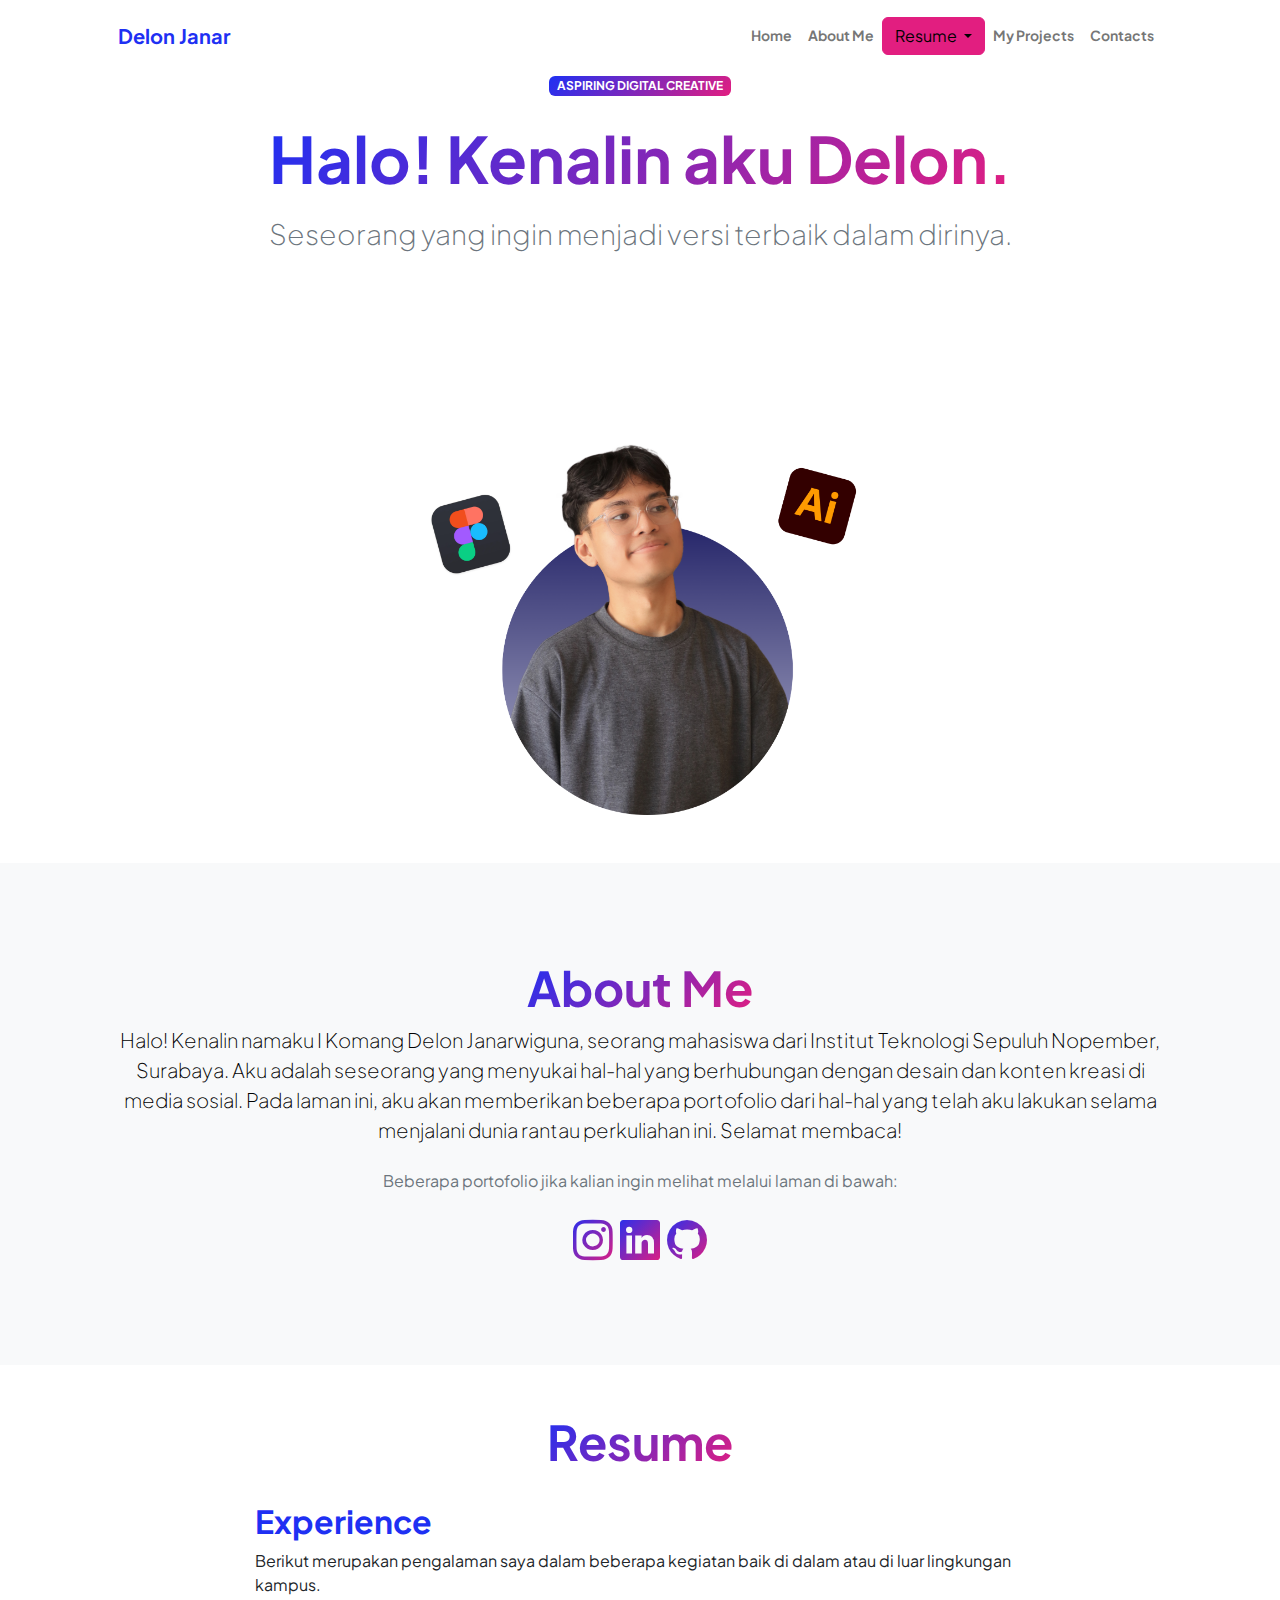
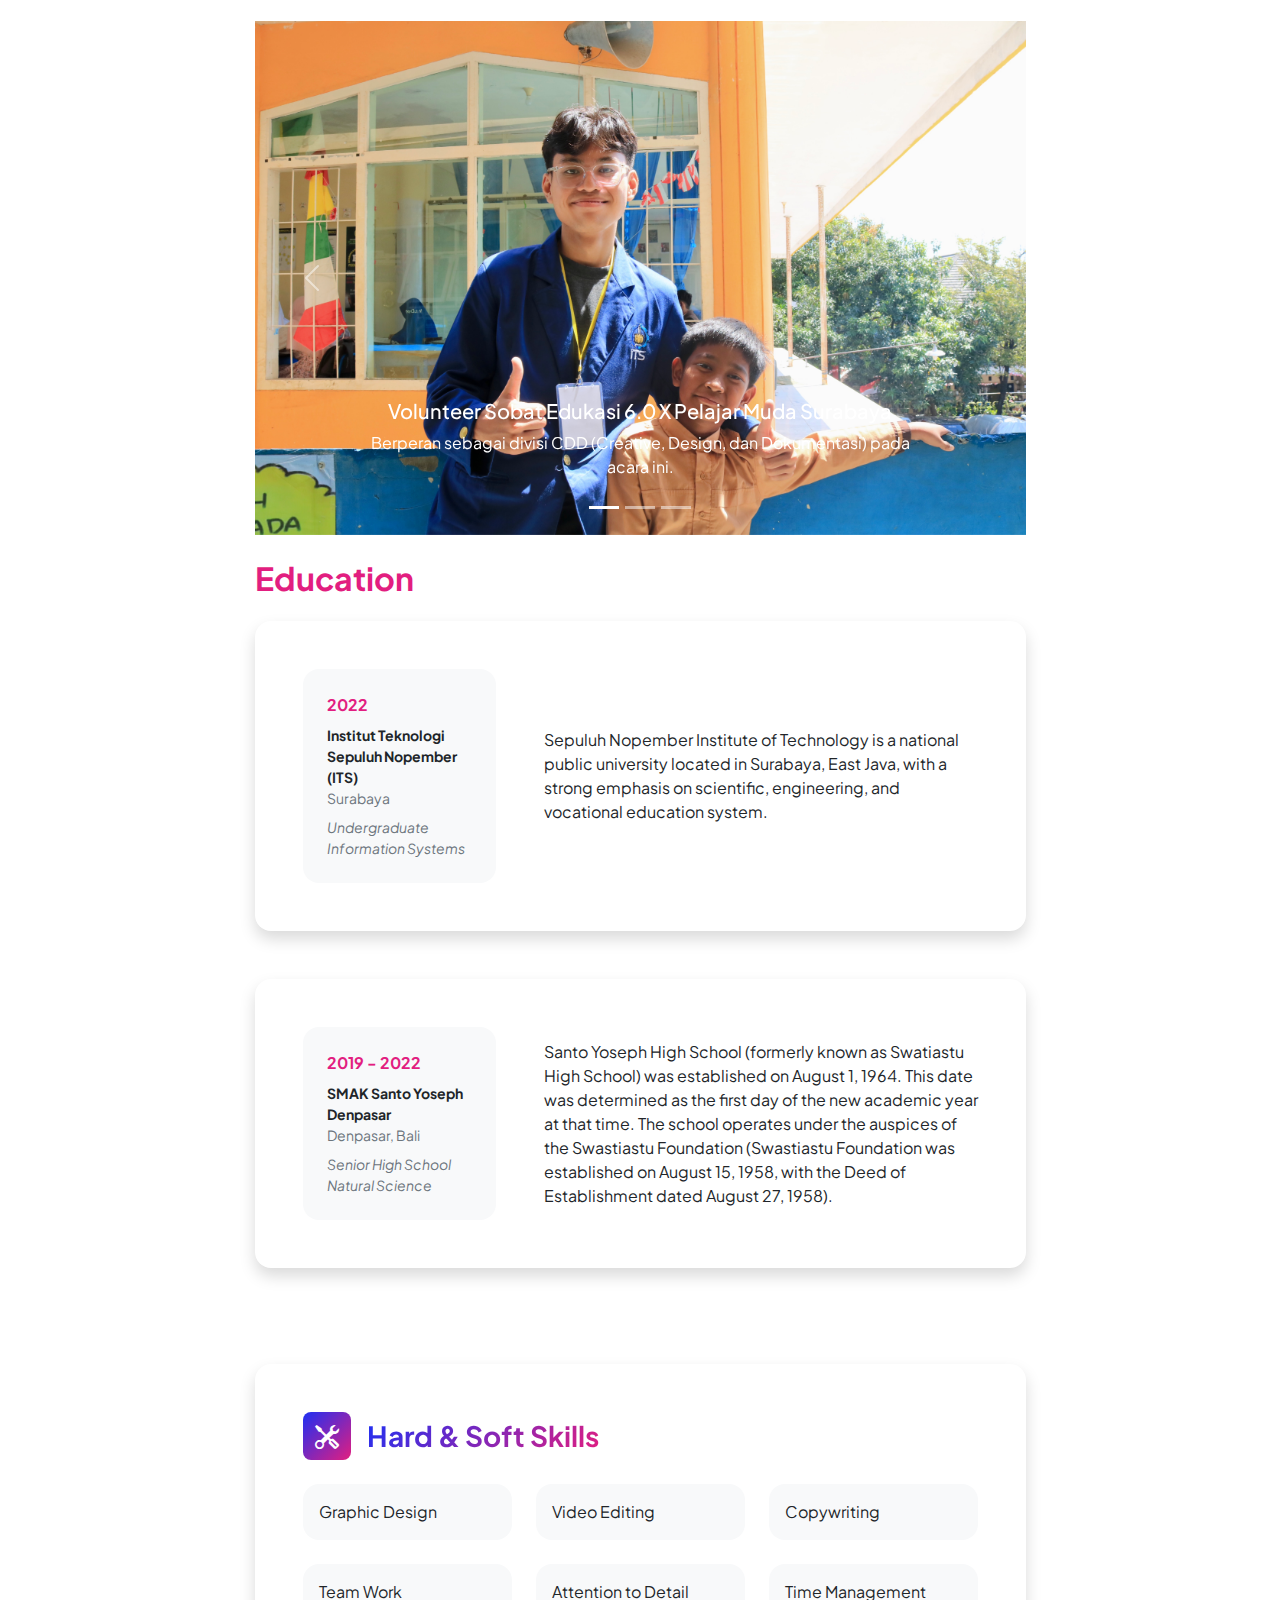
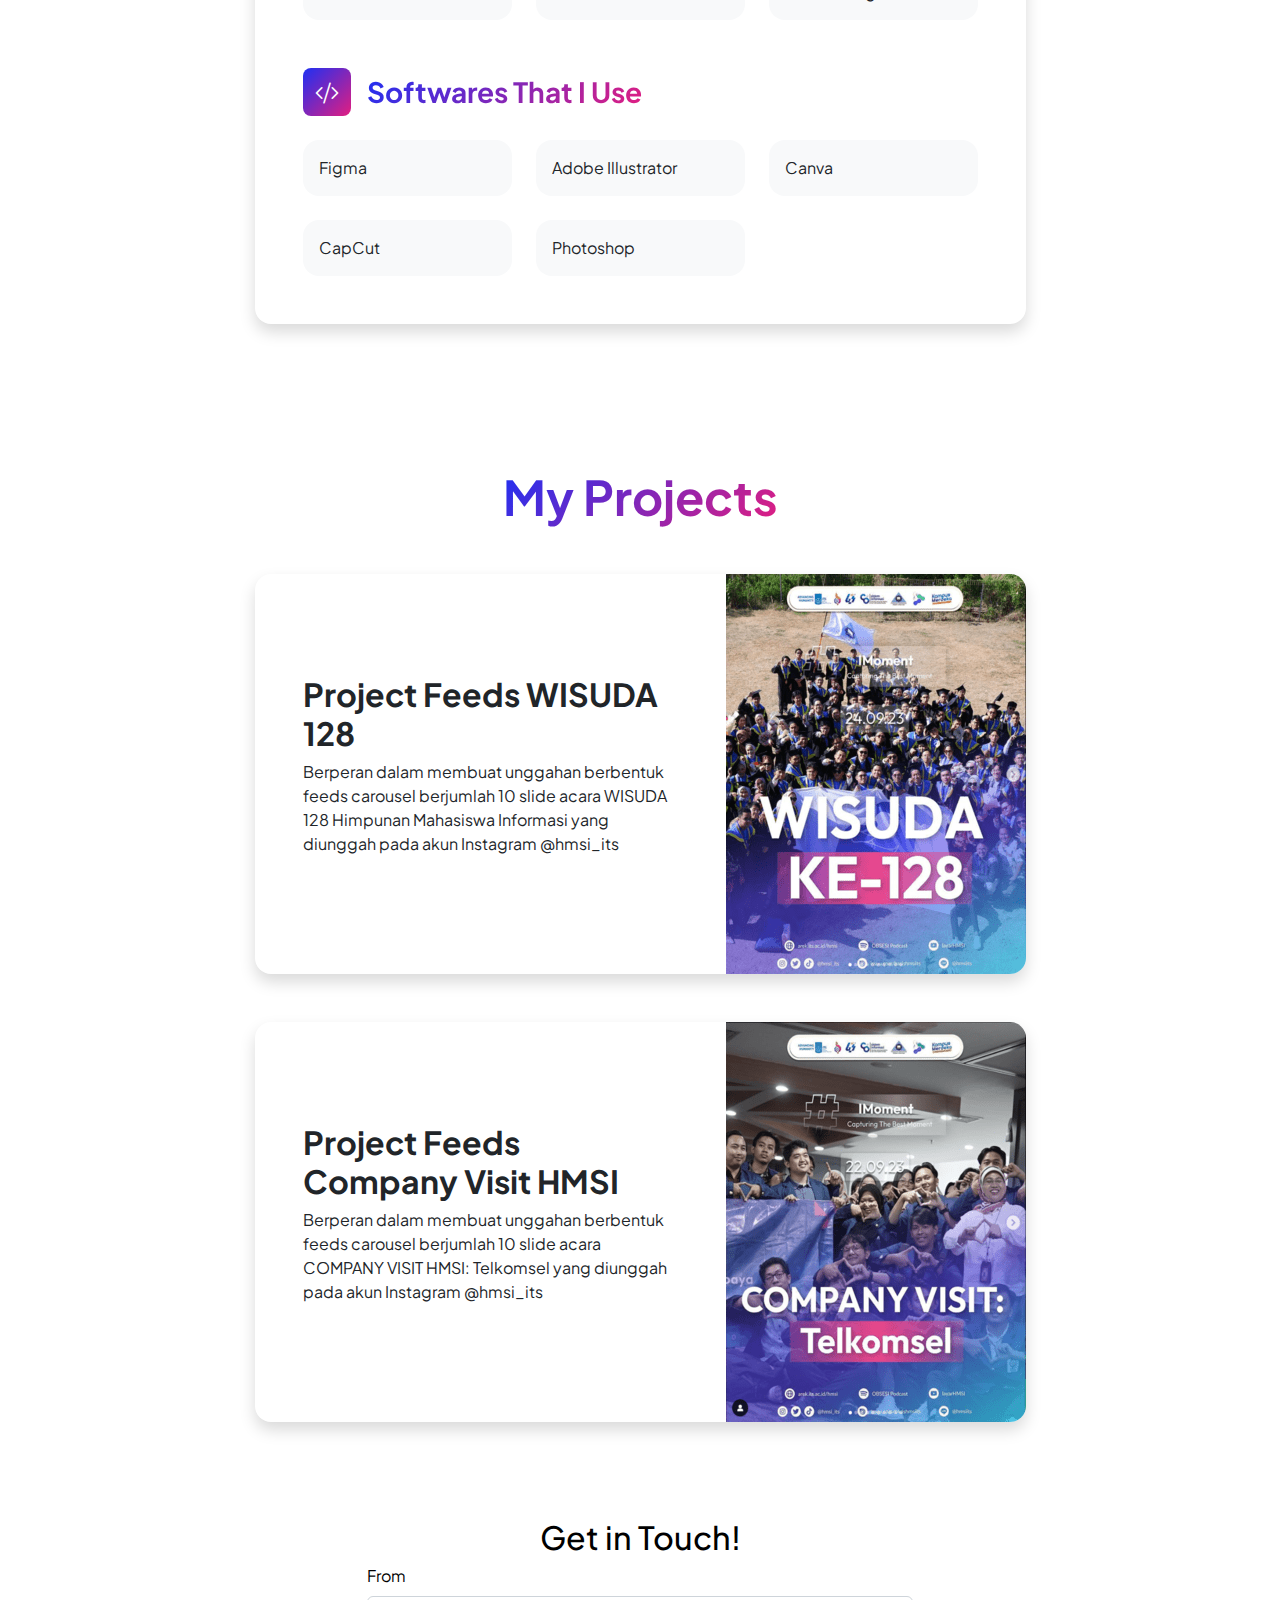
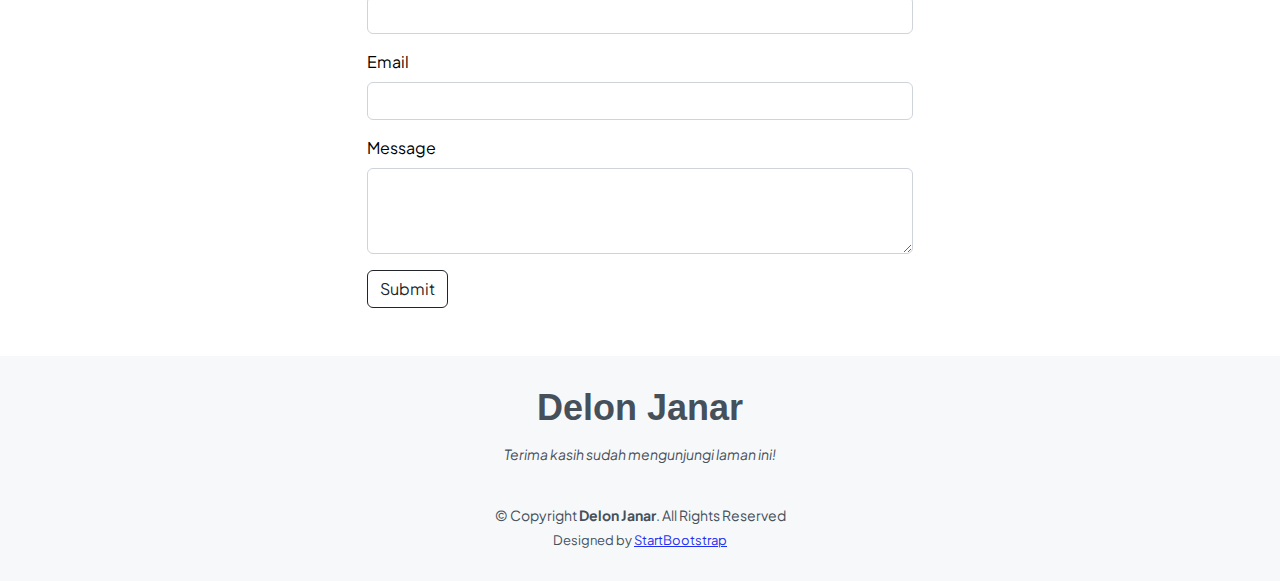
<file: index.html>
<!DOCTYPE html>
<html lang="en">
  <head>
    <meta charset="utf-8" />
    <meta name="viewport" content="width=device-width, initial-scale=1, shrink-to-fit=no" />
    <meta name="description" content="" />
    <meta name="author" content="" />
    <title>Portofolio - Delon Janar</title>

    <!-- Favicon-->
    <link rel="icon" type="image/x-icon" href="assets/logo1.png" />

    <!-- Custom Google font-->
    <link rel="preconnect" href="https://fonts.googleapis.com" />
    <link rel="preconnect" href="https://fonts.gstatic.com" crossorigin />
    <link href="https://fonts.googleapis.com/css2?family=Plus+Jakarta+Sans:wght@100;200;300;400;500;600;700;800;900&amp;display=swap" rel="stylesheet" />

    <!-- Bootstrap icons-->
    <link href="https://cdn.jsdelivr.net/npm/bootstrap-icons@1.8.1/font/bootstrap-icons.css" rel="stylesheet" />

    <!-- Core theme CSS (includes Bootstrap)-->
    <link href="css/styles.css" rel="stylesheet" />

    <!-- CSS Bootstrap-->
    <link href="https://cdn.jsdelivr.net/npm/bootstrap@5.3.2/dist/css/bootstrap.min.css" rel="stylesheet" integrity="sha384-T3c6CoIi6uLrA9TneNEoa7RxnatzjcDSCmG1MXxSR1GAsXEV/Dwwykc2MPK8M2HN" crossorigin="anonymous">
  </head>

  <body class="d-flex flex-column h-100">
    <main class="flex-shrink-0">
      <!-- Navbar-->
      <nav class="navbar navbar-expand-lg navbar-light bg-white py-3">
        <div class="container px-5">
          <a class="navbar-brand" href="index.html"><span class="fw-bolder text-primary">Delon Janar</span></a>
          <button class="navbar-toggler" type="button" data-bs-toggle="collapse" data-bs-target="#navbarSupportedContent" aria-controls="navbarSupportedContent" aria-expanded="false" aria-label="Toggle navigation">
            <span class="navbar-toggler-icon"></span>
          </button>
          <div class="collapse navbar-collapse" id="navbarSupportedContent">
            <ul class="navbar-nav ms-auto mb-2 mb-lg-0 small fw-bolder">
              <li class="nav-item"><a class="nav-link" href="#home">Home</a></li>
              <li class="nav-item"><a class="nav-link" href="#about">About Me</a></li>

              <button class="btn btn-secondary dropdown-toggle" type="button" data-bs-toggle="dropdown" aria-expanded="false">
                Resume
              </button>
              <ul class="dropdown-menu" style="left: 75%;" >
                <li><a class="dropdown-item" href="#experience">Experience</a></li>
                <li><a class="dropdown-item" href="#education">Education</a></li>
                <li><a class="dropdown-item" href="#skills">Skills</a></li>
              </ul>

              <li class="nav-item"><a class="nav-link" href="#projects">My Projects</a></li>
              <li class="nav-item"><a class="nav-link" href="#contact">Contacts</a></li>
            </ul>
          </div>
        </div>
      </nav>
      <!-- Navbar Akhir-->

      <!-- Homepage-->
      <header class="py-0" id = "home" >
        <div class="container px-5 pb-5" >
          <div class="row gx-5 align-items-center">
            <div class="col-xxl-5 ">
              <!-- Homepage text-->
              <div class="text-center text-xxl-start" >
                <div class="badge bg-gradient-primary-to-secondary text-white mb-4" ><div class="text-uppercase">Aspiring Digital Creative</div></div>
                <h1 class="display-3 fw-bolder mb-3"><span class="text-gradient d-inline">Halo! Kenalin aku Delon.</span></h1>
                <div class="fs-3 fw-light text-muted">Seseorang yang ingin menjadi versi terbaik dalam dirinya.</div>
              </div>
            </div>
            <div class="col-xxl-7">
              <!-- Homepage profile picture-->
              <div class="d-flex justify-content-center mt-5 mt-xxl-0">
                <div class="profile">
                  <img class="profile-img" src="assets/profilepic.png" alt="..." />
                </div>
              </div>
            </div>
          </div>
        </div>
      </header>
      <!-- Homepage Akhir-->

      <!-- About Me-->
      <section class="bg-light py-5" id = "about">
        <div class="container px-5">
          <div class="row gx-5 justify-content-center">
            <div class="col-xxl-8">
              <div class="text-center my-5">
                <h2 class="display-5 fw-bolder"><span class="text-gradient d-inline">About Me</span></h2>
                <p class="lead fw-light mb-4">Halo! Kenalin namaku I Komang Delon Janarwiguna, seorang mahasiswa dari Institut Teknologi Sepuluh Nopember, Surabaya. Aku adalah seseorang yang menyukai hal-hal yang berhubungan dengan desain dan konten kreasi di media sosial. Pada laman ini, aku akan memberikan beberapa portofolio dari hal-hal yang telah aku lakukan selama menjalani dunia rantau perkuliahan ini. Selamat membaca!</p>
                <p class="text-muted text-italic">Beberapa portofolio jika kalian ingin melihat melalui laman di bawah:</p>
                <div class="fs-1 gap-4">
                  <a class="text-gradient" href="https://instagram.com/delonjanar" target="_blank"><i class="bi bi-instagram"></i></a>
                  <a class="text-gradient" href="https://www.linkedin.com/in/delonjanar/" target="_blank"><i class="bi bi-linkedin"></i></a>
                  <a class="text-gradient" href="https://github.com/delon-janar" target="_blank"><i class="bi bi-github"></i></a>
                </div>
              </div>
            </div>
          </div>
        </div>
      </section>
      <!-- About Me Akhir-->

      <!-- Resume -->
      <div class="container px-5 my-5" id = "resume">
        <div class="text-center mb-2">
          <h1 class="display-5 fw-bolder mb-0"><span class="text-gradient d-inline">Resume</span></h1>
        </div>
        <div class="row gx-5 justify-content-center">
          <div class="col-lg-11 col-xl-9 col-xxl-8">
            <!-- Experience-->
            <section>
              <div class="align-items-center justify-content-between mb-4" id = "experience">
                <h2 class="text-primary fw-bolder mt-4">Experience</h2>
                <p>Berikut merupakan pengalaman saya dalam beberapa kegiatan baik di dalam atau di luar lingkungan kampus.</p>
              </div>
              <div id="carouselExampleCaptions" class="carousel slide">
                <div class="carousel-indicators">
                  <button type="button" data-bs-target="#carouselExampleCaptions" data-bs-slide-to="0" class="active" aria-current="true" aria-label="Slide 1"></button>
                  <button type="button" data-bs-target="#carouselExampleCaptions" data-bs-slide-to="1" aria-label="Slide 2"></button>
                  <button type="button" data-bs-target="#carouselExampleCaptions" data-bs-slide-to="2" aria-label="Slide 3"></button>
                </div>
                <div class="carousel-inner">
                  <div class="carousel-item active">
                    <img src="assets/ex1.JPG" class="d-block w-100" alt="...">
                    <div class="carousel-caption d-none d-md-block">
                      <h5>Volunteer Sobat Edukasi 6.0 X Pelajar Muda Surabaya</h5>
                      <p>Berperan sebagai divisi CDD (Creative, Design, dan Dokumentasi) pada acara ini.</p>
                    </div>
                  </div>
                  <div class="carousel-item">
                    <img src="assets/ex2.JPG" class="d-block w-100" alt="...">
                    <div class="carousel-caption d-none d-md-block">
                      <h5>Staff Magang Information Media (IM) di HMSI</h5>
                      <p>Menjadi satu staff magang pada Himpunan Mahasiswa Sistem Informasi.</p>
                    </div>
                  </div>
                  <div class="carousel-item">
                    <img src="assets/ex3.jpg" class="d-block w-100" alt="...">
                    <div class="carousel-caption d-none d-md-block">
                      <h5>OJT (On Job Training) di ITS Social Media Team</h5>
                      <p>Menjadi salah satu staff magang pada tim media sosial ITS.</p>
                    </div>
                  </div>
                </div>
                <button class="carousel-control-prev" type="button" data-bs-target="#carouselExampleCaptions" data-bs-slide="prev">
                  <span class="carousel-control-prev-icon" aria-hidden="true"></span>
                  <span class="visually-hidden">Previous</span>
                </button>
                <button class="carousel-control-next" type="button" data-bs-target="#carouselExampleCaptions" data-bs-slide="next">
                  <span class="carousel-control-next-icon" aria-hidden="true"></span>
                  <span class="visually-hidden">Next</span>
                </button>
              </div>
            </section>
            
            <!-- Education-->
            <section>
              <h2 class="text-secondary fw-bolder mb-4 mt-4" id = "education">Education</h2>
              <!-- Education Card 1-->
              <div class="card shadow border-0 rounded-4 mb-5">
                <div class="card-body p-5">
                  <div class="row align-items-center gx-5">
                    <div class="col text-center text-lg-start mb-4 mb-lg-0">
                      <div class="bg-light p-4 rounded-4">
                        <div class="text-secondary fw-bolder mb-2">2022</div>
                        <div class="mb-2">
                          <div class="small fw-bolder">Institut Teknologi Sepuluh Nopember (ITS)</div>
                          <div class="small text-muted">Surabaya</div>
                        </div>
                        <div class="fst-italic">
                          <div class="small text-muted">Undergraduate</div>
                          <div class="small text-muted">Information Systems</div>
                        </div>
                      </div>
                    </div>
                    <div class="col-lg-8">
                      <div>
                        Sepuluh Nopember Institute of Technology is a national public university located in Surabaya, East Java, with a strong emphasis on scientific, engineering, and vocational education system.
                      </div>
                    </div>
                  </div>
                </div>
              </div>
              <!-- Education Card 2-->
              <div class="card shadow border-0 rounded-4 mb-5">
                <div class="card-body p-5">
                  <div class="row align-items-center gx-5">
                    <div class="col text-center text-lg-start mb-4 mb-lg-0">
                      <div class="bg-light p-4 rounded-4">
                        <div class="text-secondary fw-bolder mb-2">2019 - 2022</div>
                        <div class="mb-2">
                          <div class="small fw-bolder">SMAK Santo Yoseph Denpasar</div>
                          <div class="small text-muted">Denpasar, Bali</div>
                        </div>
                        <div class="fst-italic">
                          <div class="small text-muted">Senior High School</div>
                          <div class="small text-muted">Natural Science</div>
                        </div>
                      </div>
                    </div>
                    <div class="col-lg-8">
                      <div>
                        Santo Yoseph High School (formerly known as Swatiastu High School) was established on August 1, 1964. This date was determined as the first day of the new academic year at that time. The school operates under the auspices of the Swastiastu Foundation (Swastiastu Foundation was established on August 15, 1958, with the Deed of Establishment dated August 27, 1958).
                      </div>
                    </div>
                  </div>
                </div>
              </div>
            </section>

            <!-- Divider-->
            <div class="pb-5"></div>

            <!-- Skills & Softwares Section-->
            <section>
              <!-- Skillset Card-->
              <div class="card shadow border-0 rounded-4 mb-5" id = "skills">
                <div class="card-body p-5">
                  <!-- Hard Skills & Soft Skills-->
                  <div class="mb-5">
                    <div class="d-flex align-items-center mb-4">
                      <div class="feature bg-primary bg-gradient-primary-to-secondary text-white rounded-3 me-3"><i class="bi bi-tools"></i></div>
                      <h3 class="fw-bolder mb-0"><span class="text-gradient d-inline">Hard & Soft Skills</span></h3>
                    </div>
                    <div class="row row-cols-1 row-cols-md-3 mb-4">
                      <div class="col mb-4 mb-md-0"><div class="d-flex align-items-center bg-light rounded-4 p-3 h-100">Graphic Design</div></div>
                      <div class="col mb-4 mb-md-0"><div class="d-flex align-items-center bg-light rounded-4 p-3 h-100">Video Editing</div></div>
                      <div class="col"><div class="d-flex align-items-center bg-light rounded-4 p-3 h-100">Copywriting</div></div>
                    </div>
                    <div class="row row-cols-1 row-cols-md-3">
                      <div class="col mb-4 mb-md-0"><div class="d-flex align-items-center bg-light rounded-4 p-3 h-100">Team Work</div></div>
                      <div class="col mb-4 mb-md-0"><div class="d-flex align-items-center bg-light rounded-4 p-3 h-100">Attention to Detail</div></div>
                      <div class="col"><div class="d-flex align-items-center bg-light rounded-4 p-3 h-100">Time Management</div></div>
                    </div>
                  </div>
                  <!-- Softwares-->
                  <div class="mb-0">
                    <div class="d-flex align-items-center mb-4">
                      <div class="feature bg-primary bg-gradient-primary-to-secondary text-white rounded-3 me-3"><i class="bi bi-code-slash"></i></div>
                      <h3 class="fw-bolder mb-0"><span class="text-gradient d-inline">Softwares That I Use</span></h3>
                    </div>
                    <div class="row row-cols-1 row-cols-md-3 mb-4">
                      <div class="col mb-4 mb-md-0"><div class="d-flex align-items-center bg-light rounded-4 p-3 h-100"><i class="bi bi-figma"></i>Figma</div></div>
                      <div class="col mb-4 mb-md-0"><div class="d-flex align-items-center bg-light rounded-4 p-3 h-100">Adobe Illustrator</div></div>
                      <div class="col"><div class="d-flex align-items-center bg-light rounded-4 p-3 h-100">Canva</div></div>
                    </div>
                    <div class="row row-cols-1 row-cols-md-3">
                      <div class="col mb-4 mb-md-0"><div class="d-flex align-items-center bg-light rounded-4 p-3 h-100">CapCut</div></div>
                      <div class="col mb-4 mb-md-0"><div class="d-flex align-items-center bg-light rounded-4 p-3 h-100">Photoshop</div></div>
                    </div>
                  </div>
                </div>
              </div>
            </section>
          </div>
        </div>
      </div>

      <!-- My Projects-->
      <section class="py-5" id = "projects">
        <div class="container px-5 mb-5">
          <div class="text-center mb-5">
            <h1 class="display-5 fw-bolder mb-0"><span class="text-gradient d-inline">My Projects</span></h1>
          </div>
          <div class="row gx-5 justify-content-center">
            <div class="col-lg-11 col-xl-9 col-xxl-8">
              <!-- Project Card 1-->
              <div class="card overflow-hidden shadow rounded-4 border-0 mb-5">
                <div class="card-body p-0">
                  <div class="d-flex align-items-center">
                    <div class="p-5">
                      <h2 class="fw-bolder">Project Feeds WISUDA 128</h2>
                      <p>Berperan dalam membuat unggahan berbentuk feeds carousel berjumlah 10 slide acara WISUDA 128 Himpunan Mahasiswa Informasi yang diunggah pada akun Instagram @hmsi_its</p>
                    </div>
                    <img class="img-fluid" src="assets/project1.png" alt="..." />
                  </div>
                </div>
              </div>
              <!-- Project Card 2-->
              <div class="card overflow-hidden shadow rounded-4 border-0">
                <div class="card-body p-0">
                  <div class="d-flex align-items-center">
                    <div class="p-5">
                      <h2 class="fw-bolder">Project Feeds Company Visit HMSI</h2>
                      <p>Berperan dalam membuat unggahan berbentuk feeds carousel berjumlah 10 slide acara COMPANY VISIT HMSI: Telkomsel yang diunggah pada akun Instagram @hmsi_its</p>
                    </div>
                    <img class="img-fluid" src="assets/project2.png" alt="..." />
                  </div>
                </div>
              </div>
            </div>
          </div>
        </div>
      </section>

      <!-- Validation Form-->
      <section id="contact" style="background-color: white;">
        <div class="container">
            <div class="row text-center" style="color: black;">
                <div class="col">
                    <h2>Get in Touch!</h2>
                </div>
            </div>
            <div class="row justify-content-md-center" style="color: black;">
              <div class="col-md-6">
                  <div class="alert alert-success alert-dismissible fade show d-none" role="alert" id="success-alert">
                      <strong>Terima kasih!</strong> Semoga kita dapat berkolaborasi dan menghasilkan karya yang berguna untuk ke depannya!
                      <button type="button" class="btn-close" data-bs-dismiss="alert" aria-label="Close"></button>
                  </div>
                  <form name="form-web" autocomplete="off">
                    <div class="mb-3">
                        <label for="name" class="form-label">From</label>
                        <input type="text" class="form-control" id="name" aria-describedby="name" name="nama" required>
                    </div>
                    <div class="mb-3">
                        <label for="email" class="form-label">Email</label>
                        <input type="email" class="form-control" id="email" aria-describedby="email" name="email" required>
                    </div>
                    <div class="mb-3">
                        <label for="exampleFormControlTextarea1" class="form-label">Message</label>
                        <textarea class="form-control" id="pesan" rows="3" name="pesan" required></textarea>
                    </div>
                    <button type="submit" class="btn btn-outline-dark btn-kirim mb-5">Submit</button> 
                </form>
              </div>
          </div>
            </div>
        </div>
    </section>
    </main>

    <!-- Footer-->
  <footer id="footer">
    <div class="container">
      <h3>Delon Janar</h3>
      <p>Terima kasih sudah mengunjungi laman ini!</p>
      <div class="copyright">
        &copy; Copyright <strong><span>Delon Janar</span></strong>. All Rights Reserved
      </div>
      <div class="credits">
        <!-- All the links in the footer should remain intact. -->
        <!-- You can delete the links only if you purchased the pro version. -->
        <!-- Licensing information: [license-url] -->
        <!-- Purchase the pro version with working PHP/AJAX contact form: https://bootstrapmade.com/free-html-bootstrap-template-my-resume/ -->
        Designed by <a href="https://startbootstrap.com/theme/personal">StartBootstrap</a>
      </div>
    </div>
  </footer>
  <!--Footer Akhir -->

    <!-- Bootstrap core JS-->
    <script src="https://cdn.jsdelivr.net/npm/bootstrap@5.2.3/dist/js/bootstrap.bundle.min.js"></script>
    <!-- Core theme JS-->
    <script src="js/scripts.js"></script>
  </body>
</html>
</file>
<file: css/styles.css>
@charset "UTF-8";
:root {
  --bs-blue: #1e30f3;
  --bs-indigo: #6610f2;
  --bs-purple: #6f42c1;
  --bs-pink: #e21e80;
  --bs-red: #dc3545;
  --bs-orange: #fd7e14;
  --bs-yellow: #ffc107;
  --bs-green: #198754;
  --bs-teal: #20c997;
  --bs-cyan: #0dcaf0;
  --bs-black: #000;
  --bs-white: #fff;
  --bs-gray: #6c757d;
  --bs-gray-dark: #343a40;
  --bs-gray-100: #f8f9fa;
  --bs-gray-200: #e9ecef;
  --bs-gray-300: #dee2e6;
  --bs-gray-400: #ced4da;
  --bs-gray-500: #adb5bd;
  --bs-gray-600: #6c757d;
  --bs-gray-700: #495057;
  --bs-gray-800: #343a40;
  --bs-gray-900: #212529;
  --bs-primary: #1e30f3;
  --bs-secondary: #e21e80;
  --bs-success: #198754;
  --bs-info: #0dcaf0;
  --bs-warning: #ffc107;
  --bs-danger: #dc3545;
  --bs-light: #f8f9fa;
  --bs-dark: #212529;
  --bs-primary-rgb: 30, 48, 243;
  --bs-secondary-rgb: 226, 30, 128;
  --bs-success-rgb: 25, 135, 84;
  --bs-info-rgb: 13, 202, 240;
  --bs-warning-rgb: 255, 193, 7;
  --bs-danger-rgb: 220, 53, 69;
  --bs-light-rgb: 248, 249, 250;
  --bs-dark-rgb: 33, 37, 41;
  --bs-white-rgb: 255, 255, 255;
  --bs-black-rgb: 0, 0, 0;
  --bs-body-color-rgb: 33, 37, 41;
  --bs-body-bg-rgb: 255, 255, 255;
  --bs-font-sans-serif: "Plus Jakarta Sans";
  --bs-font-monospace: SFMono-Regular, Menlo, Monaco, Consolas, "Liberation Mono", "Courier New", monospace;
  --bs-gradient: linear-gradient(180deg, rgba(255, 255, 255, 0.15), rgba(255, 255, 255, 0));
  --bs-body-font-family: var(--bs-font-sans-serif);
  --bs-body-font-size: 1rem;
  --bs-body-font-weight: 400;
  --bs-body-line-height: 1.5;
  --bs-body-color: #212529;
  --bs-body-bg: #fff;
  --bs-border-width: 1px;
  --bs-border-style: solid;
  --bs-border-color: #dee2e6;
  --bs-border-color-translucent: rgba(0, 0, 0, 0.175);
  --bs-border-radius: 0.375rem;
  --bs-border-radius-sm: 0.25rem;
  --bs-border-radius-lg: 0.5rem;
  --bs-border-radius-xl: 1rem;
  --bs-border-radius-2xl: 2rem;
  --bs-border-radius-pill: 50rem;
  --bs-link-color: #1e30f3;
  --bs-link-hover-color: #1826c2;
  --bs-code-color: #e21e80;
  --bs-highlight-bg: #fff3cd;
}

*,
*::before,
*::after {
  box-sizing: border-box;
}

@media (prefers-reduced-motion: no-preference) {
  :root {
    scroll-behavior: smooth;
  }
}

body {
  margin: 0;
  font-family: var(--bs-body-font-family);
  font-size: var(--bs-body-font-size);
  font-weight: var(--bs-body-font-weight);
  line-height: var(--bs-body-line-height);
  color: var(--bs-body-color);
  text-align: var(--bs-body-text-align);
  background-color: var(--bs-body-bg);
  -webkit-text-size-adjust: 100%;
  -webkit-tap-highlight-color: rgba(0, 0, 0, 0);
}

hr {
  margin: 1rem 0;
  color: inherit;
  border: 0;
  border-top: 1px solid;
  opacity: 0.25;
}

h6,
.h6,
h5,
.h5,
h4,
.h4,
h3,
.h3,
h2,
.h2,
h1,
.h1 {
  margin-top: 0;
  margin-bottom: 0.5rem;
  font-weight: 500;
  line-height: 1.2;
}

h1,
.h1 {
  font-size: calc(1.375rem + 1.5vw);
}
@media (min-width: 1200px) {
  h1,
  .h1 {
    font-size: 2.5rem;
  }
}

h2,
.h2 {
  font-size: calc(1.325rem + 0.9vw);
}
@media (min-width: 1200px) {
  h2,
  .h2 {
    font-size: 2rem;
  }
}

h3,
.h3 {
  font-size: calc(1.3rem + 0.6vw);
}
@media (min-width: 1200px) {
  h3,
  .h3 {
    font-size: 1.75rem;
  }
}

h4,
.h4 {
  font-size: calc(1.275rem + 0.3vw);
}
@media (min-width: 1200px) {
  h4,
  .h4 {
    font-size: 1.5rem;
  }
}

h5,
.h5 {
  font-size: 1.25rem;
}

h6,
.h6 {
  font-size: 1rem;
}

p {
  margin-top: 0;
  margin-bottom: 1rem;
}

abbr[title] {
  -webkit-text-decoration: underline dotted;
  text-decoration: underline dotted;
  cursor: help;
  -webkit-text-decoration-skip-ink: none;
  text-decoration-skip-ink: none;
}

address {
  margin-bottom: 1rem;
  font-style: normal;
  line-height: inherit;
}

ol,
ul {
  padding-left: 2rem;
}

ol,
ul,
dl {
  margin-top: 0;
  margin-bottom: 1rem;
}

ol ol,
ul ul,
ol ul,
ul ol {
  margin-bottom: 0;
}

dt {
  font-weight: 700;
}

dd {
  margin-bottom: 0.5rem;
  margin-left: 0;
}

blockquote {
  margin: 0 0 1rem;
}

b,
strong {
  font-weight: bolder;
}

small,
.small {
  font-size: 0.875em;
}

mark,
.mark {
  padding: 0.1875em;
  background-color: var(--bs-highlight-bg);
}

sub,
sup {
  position: relative;
  font-size: 0.75em;
  line-height: 0;
  vertical-align: baseline;
}

sub {
  bottom: -0.25em;
}

sup {
  top: -0.5em;
}

a {
  color: var(--bs-link-color);
  text-decoration: underline;
}
a:hover {
  color: var(--bs-link-hover-color);
}

a:not([href]):not([class]),
a:not([href]):not([class]):hover {
  color: inherit;
  text-decoration: none;
}

pre,
code,
kbd,
samp {
  font-family: var(--bs-font-monospace);
  font-size: 1em;
}

pre {
  display: block;
  margin-top: 0;
  margin-bottom: 1rem;
  overflow: auto;
  font-size: 0.875em;
}
pre code {
  font-size: inherit;
  color: inherit;
  word-break: normal;
}

code {
  font-size: 0.875em;
  color: var(--bs-code-color);
  word-wrap: break-word;
}
a > code {
  color: inherit;
}

kbd {
  padding: 0.1875rem 0.375rem;
  font-size: 0.875em;
  color: var(--bs-body-bg);
  background-color: var(--bs-body-color);
  border-radius: 0.25rem;
}
kbd kbd {
  padding: 0;
  font-size: 1em;
}

figure {
  margin: 0 0 1rem;
}

img,
svg {
  vertical-align: middle;
}

table {
  caption-side: bottom;
  border-collapse: collapse;
}

caption {
  padding-top: 0.5rem;
  padding-bottom: 0.5rem;
  color: #6c757d;
  text-align: left;
}

th {
  text-align: inherit;
  text-align: -webkit-match-parent;
}

thead,
tbody,
tfoot,
tr,
td,
th {
  border-color: inherit;
  border-style: solid;
  border-width: 0;
}

label {
  display: inline-block;
}

button {
  border-radius: 0;
}

button:focus:not(:focus-visible) {
  outline: 0;
}

input,
button,
select,
optgroup,
textarea {
  margin: 0;
  font-family: inherit;
  font-size: inherit;
  line-height: inherit;
}

button,
select {
  text-transform: none;
}

[role="button"] {
  cursor: pointer;
}

select {
  word-wrap: normal;
}
select:disabled {
  opacity: 1;
}

[list]:not([type="date"]):not([type="datetime-local"]):not([type="month"]):not([type="week"]):not([type="time"])::-webkit-calendar-picker-indicator {
  display: none !important;
}

button,
[type="button"],
[type="reset"],
[type="submit"] {
  -webkit-appearance: button;
}
button:not(:disabled),
[type="button"]:not(:disabled),
[type="reset"]:not(:disabled),
[type="submit"]:not(:disabled) {
  cursor: pointer;
}

::-moz-focus-inner {
  padding: 0;
  border-style: none;
}

textarea {
  resize: vertical;
}

fieldset {
  min-width: 0;
  padding: 0;
  margin: 0;
  border: 0;
}

legend {
  float: left;
  width: 100%;
  padding: 0;
  margin-bottom: 0.5rem;
  font-size: calc(1.275rem + 0.3vw);
  line-height: inherit;
}
@media (min-width: 1200px) {
  legend {
    font-size: 1.5rem;
  }
}
legend + * {
  clear: left;
}

::-webkit-datetime-edit-fields-wrapper,
::-webkit-datetime-edit-text,
::-webkit-datetime-edit-minute,
::-webkit-datetime-edit-hour-field,
::-webkit-datetime-edit-day-field,
::-webkit-datetime-edit-month-field,
::-webkit-datetime-edit-year-field {
  padding: 0;
}

::-webkit-inner-spin-button {
  height: auto;
}

[type="search"] {
  outline-offset: -2px;
  -webkit-appearance: textfield;
}

/* rtl:raw:
[type="tel"],
[type="url"],
[type="email"],
[type="number"] {
  direction: ltr;
}
*/
::-webkit-search-decoration {
  -webkit-appearance: none;
}

::-webkit-color-swatch-wrapper {
  padding: 0;
}

::file-selector-button {
  font: inherit;
  -webkit-appearance: button;
}

output {
  display: inline-block;
}

iframe {
  border: 0;
}

summary {
  display: list-item;
  cursor: pointer;
}

progress {
  vertical-align: baseline;
}

[hidden] {
  display: none !important;
}

.lead {
  font-size: 1.25rem;
  font-weight: 300;
  color: black !important;
}

.display-1 {
  font-size: calc(1.625rem + 4.5vw);
  font-weight: 300;
  line-height: 1.2;
}
@media (min-width: 1200px) {
  .display-1 {
    font-size: 5rem;
  }
}

.display-2 {
  font-size: calc(1.575rem + 3.9vw);
  font-weight: 300;
  line-height: 1.2;
}
@media (min-width: 1200px) {
  .display-2 {
    font-size: 4.5rem;
  }
}

.display-3 {
  font-size: calc(1.525rem + 3.3vw);
  font-weight: 300;
  line-height: 1.2;
}
@media (min-width: 1200px) {
  .display-3 {
    font-size: 4rem;
  }
}

.display-4 {
  font-size: calc(1.475rem + 2.7vw);
  font-weight: 300;
  line-height: 1.2;
}
@media (min-width: 1200px) {
  .display-4 {
    font-size: 3.5rem;
  }
}

.display-5 {
  font-size: calc(1.425rem + 2.1vw);
  font-weight: 300;
  line-height: 1.2;
}
@media (min-width: 1200px) {
  .display-5 {
    font-size: 3rem;
  }
}

.display-6 {
  font-size: calc(1.375rem + 1.5vw);
  font-weight: 300;
  line-height: 1.2;
}
@media (min-width: 1200px) {
  .display-6 {
    font-size: 2.5rem;
  }
}

.list-unstyled {
  padding-left: 0;
  list-style: none;
}

.list-inline {
  padding-left: 0;
  list-style: none;
}

.list-inline-item {
  display: inline-block;
}
.list-inline-item:not(:last-child) {
  margin-right: 0.5rem;
}

.initialism {
  font-size: 0.875em;
  text-transform: uppercase;
}

.blockquote {
  margin-bottom: 1rem;
  font-size: 1.25rem;
}
.blockquote > :last-child {
  margin-bottom: 0;
}

.blockquote-footer {
  margin-top: -1rem;
  margin-bottom: 1rem;
  font-size: 0.875em;
  color: #6c757d;
}
.blockquote-footer::before {
  content: "— ";
}

.img-fluid {
  max-width: 100%;
  height: auto;
}

.img-thumbnail {
  padding: 0.25rem;
  background-color: #fff;
  border: 1px solid var(--bs-border-color);
  border-radius: 0.375rem;
  max-width: 100%;
  height: auto;
}

.figure {
  display: inline-block;
}

.figure-img {
  margin-bottom: 0.5rem;
  line-height: 1;
}

.figure-caption {
  font-size: 0.875em;
  color: #6c757d;
}

.container,
.container-fluid,
.container-xxl,
.container-xl,
.container-lg,
.container-md,
.container-sm {
  --bs-gutter-x: 1.5rem;
  --bs-gutter-y: 0;
  width: 100%;
  padding-right: calc(var(--bs-gutter-x) * 0.5);
  padding-left: calc(var(--bs-gutter-x) * 0.5);
  margin-right: auto;
  margin-left: auto;
}

@media (min-width: 576px) {
  .container-sm,
  .container {
    max-width: 540px;
  }
}
@media (min-width: 768px) {
  .container-md,
  .container-sm,
  .container {
    max-width: 720px;
  }
}
@media (min-width: 992px) {
  .container-lg,
  .container-md,
  .container-sm,
  .container {
    max-width: 960px;
  }
}
@media (min-width: 1200px) {
  .container-xl,
  .container-lg,
  .container-md,
  .container-sm,
  .container {
    max-width: 1140px;
  }
}
@media (min-width: 1400px) {
  .container-xxl,
  .container-xl,
  .container-lg,
  .container-md,
  .container-sm,
  .container {
    max-width: 1320px;
  }
}
.row {
  --bs-gutter-x: 1.5rem;
  --bs-gutter-y: 0;
  display: flex;
  flex-wrap: wrap;
  margin-top: calc(-1 * var(--bs-gutter-y));
  margin-right: calc(-0.5 * var(--bs-gutter-x));
  margin-left: calc(-0.5 * var(--bs-gutter-x));
}
.row > * {
  flex-shrink: 0;
  width: 100%;
  max-width: 100%;
  padding-right: calc(var(--bs-gutter-x) * 0.5);
  padding-left: calc(var(--bs-gutter-x) * 0.5);
  margin-top: var(--bs-gutter-y);
}

.col {
  flex: 1 0 0%;
}

.row-cols-auto > * {
  flex: 0 0 auto;
  width: auto;
}

.row-cols-1 > * {
  flex: 0 0 auto;
  width: 100%;
}

.row-cols-2 > * {
  flex: 0 0 auto;
  width: 50%;
}

.row-cols-3 > * {
  flex: 0 0 auto;
  width: 33.3333333333%;
}

.row-cols-4 > * {
  flex: 0 0 auto;
  width: 25%;
}

.row-cols-5 > * {
  flex: 0 0 auto;
  width: 20%;
}

.row-cols-6 > * {
  flex: 0 0 auto;
  width: 16.6666666667%;
}

.col-auto {
  flex: 0 0 auto;
  width: auto;
}

.col-1 {
  flex: 0 0 auto;
  width: 8.33333333%;
}

.col-2 {
  flex: 0 0 auto;
  width: 16.66666667%;
}

.col-3 {
  flex: 0 0 auto;
  width: 25%;
}

.col-4 {
  flex: 0 0 auto;
  width: 33.33333333%;
}

.col-5 {
  flex: 0 0 auto;
  width: 41.66666667%;
}

.col-6 {
  flex: 0 0 auto;
  width: 50%;
}

.col-7 {
  flex: 0 0 auto;
  width: 58.33333333%;
}

.col-8 {
  flex: 0 0 auto;
  width: 66.66666667%;
}

.col-9 {
  flex: 0 0 auto;
  width: 75%;
}

.col-10 {
  flex: 0 0 auto;
  width: 83.33333333%;
}

.col-11 {
  flex: 0 0 auto;
  width: 91.66666667%;
}

.col-12 {
  flex: 0 0 auto;
  width: 100%;
}

.offset-1 {
  margin-left: 8.33333333%;
}

.offset-2 {
  margin-left: 16.66666667%;
}

.offset-3 {
  margin-left: 25%;
}

.offset-4 {
  margin-left: 33.33333333%;
}

.offset-5 {
  margin-left: 41.66666667%;
}

.offset-6 {
  margin-left: 50%;
}

.offset-7 {
  margin-left: 58.33333333%;
}

.offset-8 {
  margin-left: 66.66666667%;
}

.offset-9 {
  margin-left: 75%;
}

.offset-10 {
  margin-left: 83.33333333%;
}

.offset-11 {
  margin-left: 91.66666667%;
}

.g-0,
.gx-0 {
  --bs-gutter-x: 0;
}

.g-0,
.gy-0 {
  --bs-gutter-y: 0;
}

.g-1,
.gx-1 {
  --bs-gutter-x: 0.25rem;
}

.g-1,
.gy-1 {
  --bs-gutter-y: 0.25rem;
}

.g-2,
.gx-2 {
  --bs-gutter-x: 0.5rem;
}

.g-2,
.gy-2 {
  --bs-gutter-y: 0.5rem;
}

.g-3,
.gx-3 {
  --bs-gutter-x: 1rem;
}

.g-3,
.gy-3 {
  --bs-gutter-y: 1rem;
}

.g-4,
.gx-4 {
  --bs-gutter-x: 1.5rem;
}

.g-4,
.gy-4 {
  --bs-gutter-y: 1.5rem;
}

.g-5,
.gx-5 {
  --bs-gutter-x: 3rem;
}

.g-5,
.gy-5 {
  --bs-gutter-y: 3rem;
}

@media (min-width: 576px) {
  .col-sm {
    flex: 1 0 0%;
  }
  .row-cols-sm-auto > * {
    flex: 0 0 auto;
    width: auto;
  }
  .row-cols-sm-1 > * {
    flex: 0 0 auto;
    width: 100%;
  }
  .row-cols-sm-2 > * {
    flex: 0 0 auto;
    width: 50%;
  }
  .row-cols-sm-3 > * {
    flex: 0 0 auto;
    width: 33.3333333333%;
  }
  .row-cols-sm-4 > * {
    flex: 0 0 auto;
    width: 25%;
  }
  .row-cols-sm-5 > * {
    flex: 0 0 auto;
    width: 20%;
  }
  .row-cols-sm-6 > * {
    flex: 0 0 auto;
    width: 16.6666666667%;
  }
  .col-sm-auto {
    flex: 0 0 auto;
    width: auto;
  }
  .col-sm-1 {
    flex: 0 0 auto;
    width: 8.33333333%;
  }
  .col-sm-2 {
    flex: 0 0 auto;
    width: 16.66666667%;
  }
  .col-sm-3 {
    flex: 0 0 auto;
    width: 25%;
  }
  .col-sm-4 {
    flex: 0 0 auto;
    width: 33.33333333%;
  }
  .col-sm-5 {
    flex: 0 0 auto;
    width: 41.66666667%;
  }
  .col-sm-6 {
    flex: 0 0 auto;
    width: 50%;
  }
  .col-sm-7 {
    flex: 0 0 auto;
    width: 58.33333333%;
  }
  .col-sm-8 {
    flex: 0 0 auto;
    width: 66.66666667%;
  }
  .col-sm-9 {
    flex: 0 0 auto;
    width: 75%;
  }
  .col-sm-10 {
    flex: 0 0 auto;
    width: 83.33333333%;
  }
  .col-sm-11 {
    flex: 0 0 auto;
    width: 91.66666667%;
  }
  .col-sm-12 {
    flex: 0 0 auto;
    width: 100%;
  }
  .offset-sm-0 {
    margin-left: 0;
  }
  .offset-sm-1 {
    margin-left: 8.33333333%;
  }
  .offset-sm-2 {
    margin-left: 16.66666667%;
  }
  .offset-sm-3 {
    margin-left: 25%;
  }
  .offset-sm-4 {
    margin-left: 33.33333333%;
  }
  .offset-sm-5 {
    margin-left: 41.66666667%;
  }
  .offset-sm-6 {
    margin-left: 50%;
  }
  .offset-sm-7 {
    margin-left: 58.33333333%;
  }
  .offset-sm-8 {
    margin-left: 66.66666667%;
  }
  .offset-sm-9 {
    margin-left: 75%;
  }
  .offset-sm-10 {
    margin-left: 83.33333333%;
  }
  .offset-sm-11 {
    margin-left: 91.66666667%;
  }
  .g-sm-0,
  .gx-sm-0 {
    --bs-gutter-x: 0;
  }
  .g-sm-0,
  .gy-sm-0 {
    --bs-gutter-y: 0;
  }
  .g-sm-1,
  .gx-sm-1 {
    --bs-gutter-x: 0.25rem;
  }
  .g-sm-1,
  .gy-sm-1 {
    --bs-gutter-y: 0.25rem;
  }
  .g-sm-2,
  .gx-sm-2 {
    --bs-gutter-x: 0.5rem;
  }
  .g-sm-2,
  .gy-sm-2 {
    --bs-gutter-y: 0.5rem;
  }
  .g-sm-3,
  .gx-sm-3 {
    --bs-gutter-x: 1rem;
  }
  .g-sm-3,
  .gy-sm-3 {
    --bs-gutter-y: 1rem;
  }
  .g-sm-4,
  .gx-sm-4 {
    --bs-gutter-x: 1.5rem;
  }
  .g-sm-4,
  .gy-sm-4 {
    --bs-gutter-y: 1.5rem;
  }
  .g-sm-5,
  .gx-sm-5 {
    --bs-gutter-x: 3rem;
  }
  .g-sm-5,
  .gy-sm-5 {
    --bs-gutter-y: 3rem;
  }
}
@media (min-width: 768px) {
  .col-md {
    flex: 1 0 0%;
  }
  .row-cols-md-auto > * {
    flex: 0 0 auto;
    width: auto;
  }
  .row-cols-md-1 > * {
    flex: 0 0 auto;
    width: 100%;
  }
  .row-cols-md-2 > * {
    flex: 0 0 auto;
    width: 50%;
  }
  .row-cols-md-3 > * {
    flex: 0 0 auto;
    width: 33.3333333333%;
  }
  .row-cols-md-4 > * {
    flex: 0 0 auto;
    width: 25%;
  }
  .row-cols-md-5 > * {
    flex: 0 0 auto;
    width: 20%;
  }
  .row-cols-md-6 > * {
    flex: 0 0 auto;
    width: 16.6666666667%;
  }
  .col-md-auto {
    flex: 0 0 auto;
    width: auto;
  }
  .col-md-1 {
    flex: 0 0 auto;
    width: 8.33333333%;
  }
  .col-md-2 {
    flex: 0 0 auto;
    width: 16.66666667%;
  }
  .col-md-3 {
    flex: 0 0 auto;
    width: 25%;
  }
  .col-md-4 {
    flex: 0 0 auto;
    width: 33.33333333%;
  }
  .col-md-5 {
    flex: 0 0 auto;
    width: 41.66666667%;
  }
  .col-md-6 {
    flex: 0 0 auto;
    width: 50%;
  }
  .col-md-7 {
    flex: 0 0 auto;
    width: 58.33333333%;
  }
  .col-md-8 {
    flex: 0 0 auto;
    width: 66.66666667%;
  }
  .col-md-9 {
    flex: 0 0 auto;
    width: 75%;
  }
  .col-md-10 {
    flex: 0 0 auto;
    width: 83.33333333%;
  }
  .col-md-11 {
    flex: 0 0 auto;
    width: 91.66666667%;
  }
  .col-md-12 {
    flex: 0 0 auto;
    width: 100%;
  }
  .offset-md-0 {
    margin-left: 0;
  }
  .offset-md-1 {
    margin-left: 8.33333333%;
  }
  .offset-md-2 {
    margin-left: 16.66666667%;
  }
  .offset-md-3 {
    margin-left: 25%;
  }
  .offset-md-4 {
    margin-left: 33.33333333%;
  }
  .offset-md-5 {
    margin-left: 41.66666667%;
  }
  .offset-md-6 {
    margin-left: 50%;
  }
  .offset-md-7 {
    margin-left: 58.33333333%;
  }
  .offset-md-8 {
    margin-left: 66.66666667%;
  }
  .offset-md-9 {
    margin-left: 75%;
  }
  .offset-md-10 {
    margin-left: 83.33333333%;
  }
  .offset-md-11 {
    margin-left: 91.66666667%;
  }
  .g-md-0,
  .gx-md-0 {
    --bs-gutter-x: 0;
  }
  .g-md-0,
  .gy-md-0 {
    --bs-gutter-y: 0;
  }
  .g-md-1,
  .gx-md-1 {
    --bs-gutter-x: 0.25rem;
  }
  .g-md-1,
  .gy-md-1 {
    --bs-gutter-y: 0.25rem;
  }
  .g-md-2,
  .gx-md-2 {
    --bs-gutter-x: 0.5rem;
  }
  .g-md-2,
  .gy-md-2 {
    --bs-gutter-y: 0.5rem;
  }
  .g-md-3,
  .gx-md-3 {
    --bs-gutter-x: 1rem;
  }
  .g-md-3,
  .gy-md-3 {
    --bs-gutter-y: 1rem;
  }
  .g-md-4,
  .gx-md-4 {
    --bs-gutter-x: 1.5rem;
  }
  .g-md-4,
  .gy-md-4 {
    --bs-gutter-y: 1.5rem;
  }
  .g-md-5,
  .gx-md-5 {
    --bs-gutter-x: 3rem;
  }
  .g-md-5,
  .gy-md-5 {
    --bs-gutter-y: 3rem;
  }
}
@media (min-width: 992px) {
  .col-lg {
    flex: 1 0 0%;
  }
  .row-cols-lg-auto > * {
    flex: 0 0 auto;
    width: auto;
  }
  .row-cols-lg-1 > * {
    flex: 0 0 auto;
    width: 100%;
  }
  .row-cols-lg-2 > * {
    flex: 0 0 auto;
    width: 50%;
  }
  .row-cols-lg-3 > * {
    flex: 0 0 auto;
    width: 33.3333333333%;
  }
  .row-cols-lg-4 > * {
    flex: 0 0 auto;
    width: 25%;
  }
  .row-cols-lg-5 > * {
    flex: 0 0 auto;
    width: 20%;
  }
  .row-cols-lg-6 > * {
    flex: 0 0 auto;
    width: 16.6666666667%;
  }
  .col-lg-auto {
    flex: 0 0 auto;
    width: auto;
  }
  .col-lg-1 {
    flex: 0 0 auto;
    width: 8.33333333%;
  }
  .col-lg-2 {
    flex: 0 0 auto;
    width: 16.66666667%;
  }
  .col-lg-3 {
    flex: 0 0 auto;
    width: 25%;
  }
  .col-lg-4 {
    flex: 0 0 auto;
    width: 33.33333333%;
  }
  .col-lg-5 {
    flex: 0 0 auto;
    width: 41.66666667%;
  }
  .col-lg-6 {
    flex: 0 0 auto;
    width: 50%;
  }
  .col-lg-7 {
    flex: 0 0 auto;
    width: 58.33333333%;
  }
  .col-lg-8 {
    flex: 0 0 auto;
    width: 66.66666667%;
  }
  .col-lg-9 {
    flex: 0 0 auto;
    width: 75%;
  }
  .col-lg-10 {
    flex: 0 0 auto;
    width: 83.33333333%;
  }
  .col-lg-11 {
    flex: 0 0 auto;
    width: 91.66666667%;
  }
  .col-lg-12 {
    flex: 0 0 auto;
    width: 100%;
  }
  .offset-lg-0 {
    margin-left: 0;
  }
  .offset-lg-1 {
    margin-left: 8.33333333%;
  }
  .offset-lg-2 {
    margin-left: 16.66666667%;
  }
  .offset-lg-3 {
    margin-left: 25%;
  }
  .offset-lg-4 {
    margin-left: 33.33333333%;
  }
  .offset-lg-5 {
    margin-left: 41.66666667%;
  }
  .offset-lg-6 {
    margin-left: 50%;
  }
  .offset-lg-7 {
    margin-left: 58.33333333%;
  }
  .offset-lg-8 {
    margin-left: 66.66666667%;
  }
  .offset-lg-9 {
    margin-left: 75%;
  }
  .offset-lg-10 {
    margin-left: 83.33333333%;
  }
  .offset-lg-11 {
    margin-left: 91.66666667%;
  }
  .g-lg-0,
  .gx-lg-0 {
    --bs-gutter-x: 0;
  }
  .g-lg-0,
  .gy-lg-0 {
    --bs-gutter-y: 0;
  }
  .g-lg-1,
  .gx-lg-1 {
    --bs-gutter-x: 0.25rem;
  }
  .g-lg-1,
  .gy-lg-1 {
    --bs-gutter-y: 0.25rem;
  }
  .g-lg-2,
  .gx-lg-2 {
    --bs-gutter-x: 0.5rem;
  }
  .g-lg-2,
  .gy-lg-2 {
    --bs-gutter-y: 0.5rem;
  }
  .g-lg-3,
  .gx-lg-3 {
    --bs-gutter-x: 1rem;
  }
  .g-lg-3,
  .gy-lg-3 {
    --bs-gutter-y: 1rem;
  }
  .g-lg-4,
  .gx-lg-4 {
    --bs-gutter-x: 1.5rem;
  }
  .g-lg-4,
  .gy-lg-4 {
    --bs-gutter-y: 1.5rem;
  }
  .g-lg-5,
  .gx-lg-5 {
    --bs-gutter-x: 3rem;
  }
  .g-lg-5,
  .gy-lg-5 {
    --bs-gutter-y: 3rem;
  }
}
@media (min-width: 1200px) {
  .col-xl {
    flex: 1 0 0%;
  }
  .row-cols-xl-auto > * {
    flex: 0 0 auto;
    width: auto;
  }
  .row-cols-xl-1 > * {
    flex: 0 0 auto;
    width: 100%;
  }
  .row-cols-xl-2 > * {
    flex: 0 0 auto;
    width: 50%;
  }
  .row-cols-xl-3 > * {
    flex: 0 0 auto;
    width: 33.3333333333%;
  }
  .row-cols-xl-4 > * {
    flex: 0 0 auto;
    width: 25%;
  }
  .row-cols-xl-5 > * {
    flex: 0 0 auto;
    width: 20%;
  }
  .row-cols-xl-6 > * {
    flex: 0 0 auto;
    width: 16.6666666667%;
  }
  .col-xl-auto {
    flex: 0 0 auto;
    width: auto;
  }
  .col-xl-1 {
    flex: 0 0 auto;
    width: 8.33333333%;
  }
  .col-xl-2 {
    flex: 0 0 auto;
    width: 16.66666667%;
  }
  .col-xl-3 {
    flex: 0 0 auto;
    width: 25%;
  }
  .col-xl-4 {
    flex: 0 0 auto;
    width: 33.33333333%;
  }
  .col-xl-5 {
    flex: 0 0 auto;
    width: 41.66666667%;
  }
  .col-xl-6 {
    flex: 0 0 auto;
    width: 50%;
  }
  .col-xl-7 {
    flex: 0 0 auto;
    width: 58.33333333%;
  }
  .col-xl-8 {
    flex: 0 0 auto;
    width: 66.66666667%;
  }
  .col-xl-9 {
    flex: 0 0 auto;
    width: 75%;
  }
  .col-xl-10 {
    flex: 0 0 auto;
    width: 83.33333333%;
  }
  .col-xl-11 {
    flex: 0 0 auto;
    width: 91.66666667%;
  }
  .col-xl-12 {
    flex: 0 0 auto;
    width: 100%;
  }
  .offset-xl-0 {
    margin-left: 0;
  }
  .offset-xl-1 {
    margin-left: 8.33333333%;
  }
  .offset-xl-2 {
    margin-left: 16.66666667%;
  }
  .offset-xl-3 {
    margin-left: 25%;
  }
  .offset-xl-4 {
    margin-left: 33.33333333%;
  }
  .offset-xl-5 {
    margin-left: 41.66666667%;
  }
  .offset-xl-6 {
    margin-left: 50%;
  }
  .offset-xl-7 {
    margin-left: 58.33333333%;
  }
  .offset-xl-8 {
    margin-left: 66.66666667%;
  }
  .offset-xl-9 {
    margin-left: 75%;
  }
  .offset-xl-10 {
    margin-left: 83.33333333%;
  }
  .offset-xl-11 {
    margin-left: 91.66666667%;
  }
  .g-xl-0,
  .gx-xl-0 {
    --bs-gutter-x: 0;
  }
  .g-xl-0,
  .gy-xl-0 {
    --bs-gutter-y: 0;
  }
  .g-xl-1,
  .gx-xl-1 {
    --bs-gutter-x: 0.25rem;
  }
  .g-xl-1,
  .gy-xl-1 {
    --bs-gutter-y: 0.25rem;
  }
  .g-xl-2,
  .gx-xl-2 {
    --bs-gutter-x: 0.5rem;
  }
  .g-xl-2,
  .gy-xl-2 {
    --bs-gutter-y: 0.5rem;
  }
  .g-xl-3,
  .gx-xl-3 {
    --bs-gutter-x: 1rem;
  }
  .g-xl-3,
  .gy-xl-3 {
    --bs-gutter-y: 1rem;
  }
  .g-xl-4,
  .gx-xl-4 {
    --bs-gutter-x: 1.5rem;
  }
  .g-xl-4,
  .gy-xl-4 {
    --bs-gutter-y: 1.5rem;
  }
  .g-xl-5,
  .gx-xl-5 {
    --bs-gutter-x: 3rem;
  }
  .g-xl-5,
  .gy-xl-5 {
    --bs-gutter-y: 3rem;
  }
}
@media (min-width: 1400px) {
  .col-xxl {
    flex: 1 0 0%;
  }
  .row-cols-xxl-auto > * {
    flex: 0 0 auto;
    width: auto;
  }
  .row-cols-xxl-1 > * {
    flex: 0 0 auto;
    width: 100%;
  }
  .row-cols-xxl-2 > * {
    flex: 0 0 auto;
    width: 50%;
  }
  .row-cols-xxl-3 > * {
    flex: 0 0 auto;
    width: 33.3333333333%;
  }
  .row-cols-xxl-4 > * {
    flex: 0 0 auto;
    width: 25%;
  }
  .row-cols-xxl-5 > * {
    flex: 0 0 auto;
    width: 20%;
  }
  .row-cols-xxl-6 > * {
    flex: 0 0 auto;
    width: 16.6666666667%;
  }
  .col-xxl-auto {
    flex: 0 0 auto;
    width: auto;
  }
  .col-xxl-1 {
    flex: 0 0 auto;
    width: 8.33333333%;
  }
  .col-xxl-2 {
    flex: 0 0 auto;
    width: 16.66666667%;
  }
  .col-xxl-3 {
    flex: 0 0 auto;
    width: 25%;
  }
  .col-xxl-4 {
    flex: 0 0 auto;
    width: 33.33333333%;
  }
  .col-xxl-5 {
    flex: 0 0 auto;
    width: 41.66666667%;
  }
  .col-xxl-6 {
    flex: 0 0 auto;
    width: 50%;
  }
  .col-xxl-7 {
    flex: 0 0 auto;
    width: 58.33333333%;
  }
  .col-xxl-8 {
    flex: 0 0 auto;
    width: 66.66666667%;
  }
  .col-xxl-9 {
    flex: 0 0 auto;
    width: 75%;
  }
  .col-xxl-10 {
    flex: 0 0 auto;
    width: 83.33333333%;
  }
  .col-xxl-11 {
    flex: 0 0 auto;
    width: 91.66666667%;
  }
  .col-xxl-12 {
    flex: 0 0 auto;
    width: 100%;
  }
  .offset-xxl-0 {
    margin-left: 0;
  }
  .offset-xxl-1 {
    margin-left: 8.33333333%;
  }
  .offset-xxl-2 {
    margin-left: 16.66666667%;
  }
  .offset-xxl-3 {
    margin-left: 25%;
  }
  .offset-xxl-4 {
    margin-left: 33.33333333%;
  }
  .offset-xxl-5 {
    margin-left: 41.66666667%;
  }
  .offset-xxl-6 {
    margin-left: 50%;
  }
  .offset-xxl-7 {
    margin-left: 58.33333333%;
  }
  .offset-xxl-8 {
    margin-left: 66.66666667%;
  }
  .offset-xxl-9 {
    margin-left: 75%;
  }
  .offset-xxl-10 {
    margin-left: 83.33333333%;
  }
  .offset-xxl-11 {
    margin-left: 91.66666667%;
  }
  .g-xxl-0,
  .gx-xxl-0 {
    --bs-gutter-x: 0;
  }
  .g-xxl-0,
  .gy-xxl-0 {
    --bs-gutter-y: 0;
  }
  .g-xxl-1,
  .gx-xxl-1 {
    --bs-gutter-x: 0.25rem;
  }
  .g-xxl-1,
  .gy-xxl-1 {
    --bs-gutter-y: 0.25rem;
  }
  .g-xxl-2,
  .gx-xxl-2 {
    --bs-gutter-x: 0.5rem;
  }
  .g-xxl-2,
  .gy-xxl-2 {
    --bs-gutter-y: 0.5rem;
  }
  .g-xxl-3,
  .gx-xxl-3 {
    --bs-gutter-x: 1rem;
  }
  .g-xxl-3,
  .gy-xxl-3 {
    --bs-gutter-y: 1rem;
  }
  .g-xxl-4,
  .gx-xxl-4 {
    --bs-gutter-x: 1.5rem;
  }
  .g-xxl-4,
  .gy-xxl-4 {
    --bs-gutter-y: 1.5rem;
  }
  .g-xxl-5,
  .gx-xxl-5 {
    --bs-gutter-x: 3rem;
  }
  .g-xxl-5,
  .gy-xxl-5 {
    --bs-gutter-y: 3rem;
  }
}
.table {
  --bs-table-color: var(--bs-body-color);
  --bs-table-bg: transparent;
  --bs-table-border-color: var(--bs-border-color);
  --bs-table-accent-bg: transparent;
  --bs-table-striped-color: var(--bs-body-color);
  --bs-table-striped-bg: rgba(0, 0, 0, 0.05);
  --bs-table-active-color: var(--bs-body-color);
  --bs-table-active-bg: rgba(0, 0, 0, 0.1);
  --bs-table-hover-color: var(--bs-body-color);
  --bs-table-hover-bg: rgba(0, 0, 0, 0.075);
  width: 100%;
  margin-bottom: 1rem;
  color: var(--bs-table-color);
  vertical-align: top;
  border-color: var(--bs-table-border-color);
}
.table > :not(caption) > * > * {
  padding: 0.5rem 0.5rem;
  background-color: var(--bs-table-bg);
  border-bottom-width: 1px;
  box-shadow: inset 0 0 0 9999px var(--bs-table-accent-bg);
}
.table > tbody {
  vertical-align: inherit;
}
.table > thead {
  vertical-align: bottom;
}

.table-group-divider {
  border-top: 2px solid currentcolor;
}

.caption-top {
  caption-side: top;
}

.table-sm > :not(caption) > * > * {
  padding: 0.25rem 0.25rem;
}

.table-bordered > :not(caption) > * {
  border-width: 1px 0;
}
.table-bordered > :not(caption) > * > * {
  border-width: 0 1px;
}

.table-borderless > :not(caption) > * > * {
  border-bottom-width: 0;
}
.table-borderless > :not(:first-child) {
  border-top-width: 0;
}

.table-striped > tbody > tr:nth-of-type(odd) > * {
  --bs-table-accent-bg: var(--bs-table-striped-bg);
  color: var(--bs-table-striped-color);
}

.table-striped-columns > :not(caption) > tr > :nth-child(even) {
  --bs-table-accent-bg: var(--bs-table-striped-bg);
  color: var(--bs-table-striped-color);
}

.table-active {
  --bs-table-accent-bg: var(--bs-table-active-bg);
  color: var(--bs-table-active-color);
}

.table-hover > tbody > tr:hover > * {
  --bs-table-accent-bg: var(--bs-table-hover-bg);
  color: var(--bs-table-hover-color);
}

.table-primary {
  --bs-table-color: #000;
  --bs-table-bg: #d2d6fd;
  --bs-table-border-color: #bdc1e4;
  --bs-table-striped-bg: #c8cbf0;
  --bs-table-striped-color: #000;
  --bs-table-active-bg: #bdc1e4;
  --bs-table-active-color: #000;
  --bs-table-hover-bg: #c2c6ea;
  --bs-table-hover-color: #000;
  color: var(--bs-table-color);
  border-color: var(--bs-table-border-color);
}

.table-secondary {
  --bs-table-color: #000;
  --bs-table-bg: #f9d2e6;
  --bs-table-border-color: #e0bdcf;
  --bs-table-striped-bg: #edc8db;
  --bs-table-striped-color: #000;
  --bs-table-active-bg: #e0bdcf;
  --bs-table-active-color: #000;
  --bs-table-hover-bg: #e6c2d5;
  --bs-table-hover-color: #000;
  color: var(--bs-table-color);
  border-color: var(--bs-table-border-color);
}

.table-success {
  --bs-table-color: #000;
  --bs-table-bg: #d1e7dd;
  --bs-table-border-color: #bcd0c7;
  --bs-table-striped-bg: #c7dbd2;
  --bs-table-striped-color: #000;
  --bs-table-active-bg: #bcd0c7;
  --bs-table-active-color: #000;
  --bs-table-hover-bg: #c1d6cc;
  --bs-table-hover-color: #000;
  color: var(--bs-table-color);
  border-color: var(--bs-table-border-color);
}

.table-info {
  --bs-table-color: #000;
  --bs-table-bg: #cff4fc;
  --bs-table-border-color: #badce3;
  --bs-table-striped-bg: #c5e8ef;
  --bs-table-striped-color: #000;
  --bs-table-active-bg: #badce3;
  --bs-table-active-color: #000;
  --bs-table-hover-bg: #bfe2e9;
  --bs-table-hover-color: #000;
  color: var(--bs-table-color);
  border-color: var(--bs-table-border-color);
}

.table-warning {
  --bs-table-color: #000;
  --bs-table-bg: #fff3cd;
  --bs-table-border-color: #e6dbb9;
  --bs-table-striped-bg: #f2e7c3;
  --bs-table-striped-color: #000;
  --bs-table-active-bg: #e6dbb9;
  --bs-table-active-color: #000;
  --bs-table-hover-bg: #ece1be;
  --bs-table-hover-color: #000;
  color: var(--bs-table-color);
  border-color: var(--bs-table-border-color);
}

.table-danger {
  --bs-table-color: #000;
  --bs-table-bg: #f8d7da;
  --bs-table-border-color: #dfc2c4;
  --bs-table-striped-bg: #eccccf;
  --bs-table-striped-color: #000;
  --bs-table-active-bg: #dfc2c4;
  --bs-table-active-color: #000;
  --bs-table-hover-bg: #e5c7ca;
  --bs-table-hover-color: #000;
  color: var(--bs-table-color);
  border-color: var(--bs-table-border-color);
}

.table-light {
  --bs-table-color: #000;
  --bs-table-bg: #f8f9fa;
  --bs-table-border-color: #dfe0e1;
  --bs-table-striped-bg: #ecedee;
  --bs-table-striped-color: #000;
  --bs-table-active-bg: #dfe0e1;
  --bs-table-active-color: #000;
  --bs-table-hover-bg: #e5e6e7;
  --bs-table-hover-color: #000;
  color: var(--bs-table-color);
  border-color: var(--bs-table-border-color);
}

.table-dark {
  --bs-table-color: #fff;
  --bs-table-bg: #212529;
  --bs-table-border-color: #373b3e;
  --bs-table-striped-bg: #2c3034;
  --bs-table-striped-color: #fff;
  --bs-table-active-bg: #373b3e;
  --bs-table-active-color: #fff;
  --bs-table-hover-bg: #323539;
  --bs-table-hover-color: #fff;
  color: var(--bs-table-color);
  border-color: var(--bs-table-border-color);
}

.table-responsive {
  overflow-x: auto;
  -webkit-overflow-scrolling: touch;
}

@media (max-width: 575.98px) {
  .table-responsive-sm {
    overflow-x: auto;
    -webkit-overflow-scrolling: touch;
  }
}
@media (max-width: 767.98px) {
  .table-responsive-md {
    overflow-x: auto;
    -webkit-overflow-scrolling: touch;
  }
}
@media (max-width: 991.98px) {
  .table-responsive-lg {
    overflow-x: auto;
    -webkit-overflow-scrolling: touch;
  }
}
@media (max-width: 1199.98px) {
  .table-responsive-xl {
    overflow-x: auto;
    -webkit-overflow-scrolling: touch;
  }
}
@media (max-width: 1399.98px) {
  .table-responsive-xxl {
    overflow-x: auto;
    -webkit-overflow-scrolling: touch;
  }
}
.form-label {
  margin-bottom: 0.5rem;
}

.col-form-label {
  padding-top: calc(0.375rem + 1px);
  padding-bottom: calc(0.375rem + 1px);
  margin-bottom: 0;
  font-size: inherit;
  line-height: 1.5;
}

.col-form-label-lg {
  padding-top: calc(0.5rem + 1px);
  padding-bottom: calc(0.5rem + 1px);
  font-size: 1.25rem;
}

.col-form-label-sm {
  padding-top: calc(0.25rem + 1px);
  padding-bottom: calc(0.25rem + 1px);
  font-size: 0.875rem;
}

.form-text {
  margin-top: 0.25rem;
  font-size: 0.875em;
  color: #6c757d;
}

.form-control {
  display: block;
  width: 100%;
  padding: 0.375rem 0.75rem;
  font-size: 1rem;
  font-weight: 400;
  line-height: 1.5;
  color: #212529;
  background-color: #fff;
  background-clip: padding-box;
  border: 1px solid #ced4da;
  -webkit-appearance: none;
  -moz-appearance: none;
  appearance: none;
  border-radius: 0.375rem;
  transition: border-color 0.15s ease-in-out, box-shadow 0.15s ease-in-out;
}
@media (prefers-reduced-motion: reduce) {
  .form-control {
    transition: none;
  }
}
.form-control[type="file"] {
  overflow: hidden;
}
.form-control[type="file"]:not(:disabled):not([readonly]) {
  cursor: pointer;
}
.form-control:focus {
  color: #212529;
  background-color: #fff;
  border-color: #8f98f9;
  outline: 0;
  box-shadow: 0 0 0 0.25rem rgba(30, 48, 243, 0.25);
}
.form-control::-webkit-date-and-time-value {
  height: 1.5em;
}
.form-control::-moz-placeholder {
  color: #6c757d;
  opacity: 1;
}
.form-control::placeholder {
  color: #6c757d;
  opacity: 1;
}
.form-control:disabled {
  background-color: #e9ecef;
  opacity: 1;
}
.form-control::file-selector-button {
  padding: 0.375rem 0.75rem;
  margin: -0.375rem -0.75rem;
  -webkit-margin-end: 0.75rem;
  margin-inline-end: 0.75rem;
  color: #212529;
  background-color: #e9ecef;
  pointer-events: none;
  border-color: inherit;
  border-style: solid;
  border-width: 0;
  border-inline-end-width: 1px;
  border-radius: 0;
  transition: color 0.15s ease-in-out, background-color 0.15s ease-in-out, border-color 0.15s ease-in-out, box-shadow 0.15s ease-in-out;
}
@media (prefers-reduced-motion: reduce) {
  .form-control::file-selector-button {
    transition: none;
  }
}
.form-control:hover:not(:disabled):not([readonly])::file-selector-button {
  background-color: #dde0e3;
}

.form-control-plaintext {
  display: block;
  width: 100%;
  padding: 0.375rem 0;
  margin-bottom: 0;
  line-height: 1.5;
  color: #212529;
  background-color: transparent;
  border: solid transparent;
  border-width: 1px 0;
}
.form-control-plaintext:focus {
  outline: 0;
}
.form-control-plaintext.form-control-sm,
.form-control-plaintext.form-control-lg {
  padding-right: 0;
  padding-left: 0;
}

.form-control-sm {
  min-height: calc(1.5em + 0.5rem + 2px);
  padding: 0.25rem 0.5rem;
  font-size: 0.875rem;
  border-radius: 0.25rem;
}
.form-control-sm::file-selector-button {
  padding: 0.25rem 0.5rem;
  margin: -0.25rem -0.5rem;
  -webkit-margin-end: 0.5rem;
  margin-inline-end: 0.5rem;
}

.form-control-lg {
  min-height: calc(1.5em + 1rem + 2px);
  padding: 0.5rem 1rem;
  font-size: 1.25rem;
  border-radius: 0.5rem;
}
.form-control-lg::file-selector-button {
  padding: 0.5rem 1rem;
  margin: -0.5rem -1rem;
  -webkit-margin-end: 1rem;
  margin-inline-end: 1rem;
}

textarea.form-control {
  min-height: calc(1.5em + 0.75rem + 2px);
}
textarea.form-control-sm {
  min-height: calc(1.5em + 0.5rem + 2px);
}
textarea.form-control-lg {
  min-height: calc(1.5em + 1rem + 2px);
}

.form-control-color {
  width: 3rem;
  height: calc(1.5em + 0.75rem + 2px);
  padding: 0.375rem;
}
.form-control-color:not(:disabled):not([readonly]) {
  cursor: pointer;
}
.form-control-color::-moz-color-swatch {
  border: 0 !important;
  border-radius: 0.375rem;
}
.form-control-color::-webkit-color-swatch {
  border-radius: 0.375rem;
}
.form-control-color.form-control-sm {
  height: calc(1.5em + 0.5rem + 2px);
}
.form-control-color.form-control-lg {
  height: calc(1.5em + 1rem + 2px);
}

.form-select {
  display: block;
  width: 100%;
  padding: 0.375rem 2.25rem 0.375rem 0.75rem;
  -moz-padding-start: calc(0.75rem - 3px);
  font-size: 1rem;
  font-weight: 400;
  line-height: 1.5;
  color: #212529;
  background-color: #fff;
  background-image: url("data:image/svg+xml,%3csvg xmlns='http://www.w3.org/2000/svg' viewBox='0 0 16 16'%3e%3cpath fill='none' stroke='%23343a40' stroke-linecap='round' stroke-linejoin='round' stroke-width='2' d='m2 5 6 6 6-6'/%3e%3c/svg%3e");
  background-repeat: no-repeat;
  background-position: right 0.75rem center;
  background-size: 16px 12px;
  border: 1px solid #ced4da;
  border-radius: 0.375rem;
  transition: border-color 0.15s ease-in-out, box-shadow 0.15s ease-in-out;
  -webkit-appearance: none;
  -moz-appearance: none;
  appearance: none;
}
@media (prefers-reduced-motion: reduce) {
  .form-select {
    transition: none;
  }
}
.form-select:focus {
  border-color: #8f98f9;
  outline: 0;
  box-shadow: 0 0 0 0.25rem rgba(30, 48, 243, 0.25);
}
.form-select[multiple],
.form-select[size]:not([size="1"]) {
  padding-right: 0.75rem;
  background-image: none;
}
.form-select:disabled {
  background-color: #e9ecef;
}
.form-select:-moz-focusring {
  color: transparent;
  text-shadow: 0 0 0 #212529;
}

.form-select-sm {
  padding-top: 0.25rem;
  padding-bottom: 0.25rem;
  padding-left: 0.5rem;
  font-size: 0.875rem;
  border-radius: 0.25rem;
}

.form-select-lg {
  padding-top: 0.5rem;
  padding-bottom: 0.5rem;
  padding-left: 1rem;
  font-size: 1.25rem;
  border-radius: 0.5rem;
}

.form-check {
  display: block;
  min-height: 1.5rem;
  padding-left: 1.5em;
  margin-bottom: 0.125rem;
}
.form-check .form-check-input {
  float: left;
  margin-left: -1.5em;
}

.form-check-reverse {
  padding-right: 1.5em;
  padding-left: 0;
  text-align: right;
}
.form-check-reverse .form-check-input {
  float: right;
  margin-right: -1.5em;
  margin-left: 0;
}

.form-check-input {
  width: 1em;
  height: 1em;
  margin-top: 0.25em;
  vertical-align: top;
  background-color: #fff;
  background-repeat: no-repeat;
  background-position: center;
  background-size: contain;
  border: 1px solid rgba(0, 0, 0, 0.25);
  -webkit-appearance: none;
  -moz-appearance: none;
  appearance: none;
  -webkit-print-color-adjust: exact;
  print-color-adjust: exact;
}
.form-check-input[type="checkbox"] {
  border-radius: 0.25em;
}
.form-check-input[type="radio"] {
  border-radius: 50%;
}
.form-check-input:active {
  filter: brightness(90%);
}
.form-check-input:focus {
  border-color: #8f98f9;
  outline: 0;
  box-shadow: 0 0 0 0.25rem rgba(30, 48, 243, 0.25);
}
.form-check-input:checked {
  background-color: #1e30f3;
  border-color: #1e30f3;
}
.form-check-input:checked[type="checkbox"] {
  background-image: url("data:image/svg+xml,%3csvg xmlns='http://www.w3.org/2000/svg' viewBox='0 0 20 20'%3e%3cpath fill='none' stroke='%23fff' stroke-linecap='round' stroke-linejoin='round' stroke-width='3' d='m6 10 3 3 6-6'/%3e%3c/svg%3e");
}
.form-check-input:checked[type="radio"] {
  background-image: url("data:image/svg+xml,%3csvg xmlns='http://www.w3.org/2000/svg' viewBox='-4 -4 8 8'%3e%3ccircle r='2' fill='%23fff'/%3e%3c/svg%3e");
}
.form-check-input[type="checkbox"]:indeterminate {
  background-color: #1e30f3;
  border-color: #1e30f3;
  background-image: url("data:image/svg+xml,%3csvg xmlns='http://www.w3.org/2000/svg' viewBox='0 0 20 20'%3e%3cpath fill='none' stroke='%23fff' stroke-linecap='round' stroke-linejoin='round' stroke-width='3' d='M6 10h8'/%3e%3c/svg%3e");
}
.form-check-input:disabled {
  pointer-events: none;
  filter: none;
  opacity: 0.5;
}
.form-check-input[disabled] ~ .form-check-label,
.form-check-input:disabled ~ .form-check-label {
  cursor: default;
  opacity: 0.5;
}

.form-switch {
  padding-left: 2.5em;
}
.form-switch .form-check-input {
  width: 2em;
  margin-left: -2.5em;
  background-image: url("data:image/svg+xml,%3csvg xmlns='http://www.w3.org/2000/svg' viewBox='-4 -4 8 8'%3e%3ccircle r='3' fill='rgba%280, 0, 0, 0.25%29'/%3e%3c/svg%3e");
  background-position: left center;
  border-radius: 2em;
  transition: background-position 0.15s ease-in-out;
}
@media (prefers-reduced-motion: reduce) {
  .form-switch .form-check-input {
    transition: none;
  }
}
.form-switch .form-check-input:focus {
  background-image: url("data:image/svg+xml,%3csvg xmlns='http://www.w3.org/2000/svg' viewBox='-4 -4 8 8'%3e%3ccircle r='3' fill='%238f98f9'/%3e%3c/svg%3e");
}
.form-switch .form-check-input:checked {
  background-position: right center;
  background-image: url("data:image/svg+xml,%3csvg xmlns='http://www.w3.org/2000/svg' viewBox='-4 -4 8 8'%3e%3ccircle r='3' fill='%23fff'/%3e%3c/svg%3e");
}
.form-switch.form-check-reverse {
  padding-right: 2.5em;
  padding-left: 0;
}
.form-switch.form-check-reverse .form-check-input {
  margin-right: -2.5em;
  margin-left: 0;
}

.form-check-inline {
  display: inline-block;
  margin-right: 1rem;
}

.btn-check {
  position: absolute;
  clip: rect(0, 0, 0, 0);
  pointer-events: none;
}
.btn-check[disabled] + .btn,
.btn-check:disabled + .btn {
  pointer-events: none;
  filter: none;
  opacity: 0.65;
}

.form-range {
  width: 100%;
  height: 1.5rem;
  padding: 0;
  background-color: transparent;
  -webkit-appearance: none;
  -moz-appearance: none;
  appearance: none;
}
.form-range:focus {
  outline: 0;
}
.form-range:focus::-webkit-slider-thumb {
  box-shadow: 0 0 0 1px #fff, 0 0 0 0.25rem rgba(30, 48, 243, 0.25);
}
.form-range:focus::-moz-range-thumb {
  box-shadow: 0 0 0 1px #fff, 0 0 0 0.25rem rgba(30, 48, 243, 0.25);
}
.form-range::-moz-focus-outer {
  border: 0;
}
.form-range::-webkit-slider-thumb {
  width: 1rem;
  height: 1rem;
  margin-top: -0.25rem;
  background-color: #1e30f3;
  border: 0;
  border-radius: 1rem;
  -webkit-transition: background-color 0.15s ease-in-out, border-color 0.15s ease-in-out, box-shadow 0.15s ease-in-out;
  transition: background-color 0.15s ease-in-out, border-color 0.15s ease-in-out, box-shadow 0.15s ease-in-out;
  -webkit-appearance: none;
  appearance: none;
}
@media (prefers-reduced-motion: reduce) {
  .form-range::-webkit-slider-thumb {
    -webkit-transition: none;
    transition: none;
  }
}
.form-range::-webkit-slider-thumb:active {
  background-color: #bcc1fb;
}
.form-range::-webkit-slider-runnable-track {
  width: 100%;
  height: 0.5rem;
  color: transparent;
  cursor: pointer;
  background-color: #dee2e6;
  border-color: transparent;
  border-radius: 1rem;
}
.form-range::-moz-range-thumb {
  width: 1rem;
  height: 1rem;
  background-color: #1e30f3;
  border: 0;
  border-radius: 1rem;
  -moz-transition: background-color 0.15s ease-in-out, border-color 0.15s ease-in-out, box-shadow 0.15s ease-in-out;
  transition: background-color 0.15s ease-in-out, border-color 0.15s ease-in-out, box-shadow 0.15s ease-in-out;
  -moz-appearance: none;
  appearance: none;
}
@media (prefers-reduced-motion: reduce) {
  .form-range::-moz-range-thumb {
    -moz-transition: none;
    transition: none;
  }
}
.form-range::-moz-range-thumb:active {
  background-color: #bcc1fb;
}
.form-range::-moz-range-track {
  width: 100%;
  height: 0.5rem;
  color: transparent;
  cursor: pointer;
  background-color: #dee2e6;
  border-color: transparent;
  border-radius: 1rem;
}
.form-range:disabled {
  pointer-events: none;
}
.form-range:disabled::-webkit-slider-thumb {
  background-color: #adb5bd;
}
.form-range:disabled::-moz-range-thumb {
  background-color: #adb5bd;
}

.form-floating {
  position: relative;
}
.form-floating > .form-control,
.form-floating > .form-control-plaintext,
.form-floating > .form-select {
  height: calc(3.5rem + 2px);
  line-height: 1.25;
}
.form-floating > label {
  position: absolute;
  top: 0;
  left: 0;
  width: 100%;
  height: 100%;
  padding: 1rem 0.75rem;
  overflow: hidden;
  text-align: start;
  text-overflow: ellipsis;
  white-space: nowrap;
  pointer-events: none;
  border: 1px solid transparent;
  transform-origin: 0 0;
  transition: opacity 0.1s ease-in-out, transform 0.1s ease-in-out;
}
@media (prefers-reduced-motion: reduce) {
  .form-floating > label {
    transition: none;
  }
}
.form-floating > .form-control,
.form-floating > .form-control-plaintext {
  padding: 1rem 0.75rem;
}
.form-floating > .form-control::-moz-placeholder,
.form-floating > .form-control-plaintext::-moz-placeholder {
  color: transparent;
}
.form-floating > .form-control::placeholder,
.form-floating > .form-control-plaintext::placeholder {
  color: transparent;
}
.form-floating > .form-control:not(:-moz-placeholder-shown),
.form-floating > .form-control-plaintext:not(:-moz-placeholder-shown) {
  padding-top: 1.625rem;
  padding-bottom: 0.625rem;
}
.form-floating > .form-control:focus,
.form-floating > .form-control:not(:placeholder-shown),
.form-floating > .form-control-plaintext:focus,
.form-floating > .form-control-plaintext:not(:placeholder-shown) {
  padding-top: 1.625rem;
  padding-bottom: 0.625rem;
}
.form-floating > .form-control:-webkit-autofill,
.form-floating > .form-control-plaintext:-webkit-autofill {
  padding-top: 1.625rem;
  padding-bottom: 0.625rem;
}
.form-floating > .form-select {
  padding-top: 1.625rem;
  padding-bottom: 0.625rem;
}
.form-floating > .form-control:not(:-moz-placeholder-shown) ~ label {
  opacity: 0.65;
  transform: scale(0.85) translateY(-0.5rem) translateX(0.15rem);
}
.form-floating > .form-control:focus ~ label,
.form-floating > .form-control:not(:placeholder-shown) ~ label,
.form-floating > .form-control-plaintext ~ label,
.form-floating > .form-select ~ label {
  opacity: 0.65;
  transform: scale(0.85) translateY(-0.5rem) translateX(0.15rem);
}
.form-floating > .form-control:-webkit-autofill ~ label {
  opacity: 0.65;
  transform: scale(0.85) translateY(-0.5rem) translateX(0.15rem);
}
.form-floating > .form-control-plaintext ~ label {
  border-width: 1px 0;
}

.input-group {
  position: relative;
  display: flex;
  flex-wrap: wrap;
  align-items: stretch;
  width: 100%;
}
.input-group > .form-control,
.input-group > .form-select,
.input-group > .form-floating {
  position: relative;
  flex: 1 1 auto;
  width: 1%;
  min-width: 0;
}
.input-group > .form-control:focus,
.input-group > .form-select:focus,
.input-group > .form-floating:focus-within {
  z-index: 5;
}
.input-group .btn {
  position: relative;
  z-index: 2;
}
.input-group .btn:focus {
  z-index: 5;
}

.input-group-text {
  display: flex;
  align-items: center;
  padding: 0.375rem 0.75rem;
  font-size: 1rem;
  font-weight: 400;
  line-height: 1.5;
  color: #212529;
  text-align: center;
  white-space: nowrap;
  background-color: #e9ecef;
  border: 1px solid #ced4da;
  border-radius: 0.375rem;
}

.input-group-lg > .form-control,
.input-group-lg > .form-select,
.input-group-lg > .input-group-text,
.input-group-lg > .btn {
  padding: 0.5rem 1rem;
  font-size: 1.25rem;
  border-radius: 0.5rem;
}

.input-group-sm > .form-control,
.input-group-sm > .form-select,
.input-group-sm > .input-group-text,
.input-group-sm > .btn {
  padding: 0.25rem 0.5rem;
  font-size: 0.875rem;
  border-radius: 0.25rem;
}

.input-group-lg > .form-select,
.input-group-sm > .form-select {
  padding-right: 3rem;
}

.input-group:not(.has-validation) > :not(:last-child):not(.dropdown-toggle):not(.dropdown-menu):not(.form-floating),
.input-group:not(.has-validation) > .dropdown-toggle:nth-last-child(n + 3),
.input-group:not(.has-validation) > .form-floating:not(:last-child) > .form-control,
.input-group:not(.has-validation) > .form-floating:not(:last-child) > .form-select {
  border-top-right-radius: 0;
  border-bottom-right-radius: 0;
}
.input-group.has-validation > :nth-last-child(n + 3):not(.dropdown-toggle):not(.dropdown-menu):not(.form-floating),
.input-group.has-validation > .dropdown-toggle:nth-last-child(n + 4),
.input-group.has-validation > .form-floating:nth-last-child(n + 3) > .form-control,
.input-group.has-validation > .form-floating:nth-last-child(n + 3) > .form-select {
  border-top-right-radius: 0;
  border-bottom-right-radius: 0;
}
.input-group > :not(:first-child):not(.dropdown-menu):not(.valid-tooltip):not(.valid-feedback):not(.invalid-tooltip):not(.invalid-feedback) {
  margin-left: -1px;
  border-top-left-radius: 0;
  border-bottom-left-radius: 0;
}
.input-group > .form-floating:not(:first-child) > .form-control,
.input-group > .form-floating:not(:first-child) > .form-select {
  border-top-left-radius: 0;
  border-bottom-left-radius: 0;
}

.valid-feedback {
  display: none;
  width: 100%;
  margin-top: 0.25rem;
  font-size: 0.875em;
  color: #198754;
}

.valid-tooltip {
  position: absolute;
  top: 100%;
  z-index: 5;
  display: none;
  max-width: 100%;
  padding: 0.25rem 0.5rem;
  margin-top: 0.1rem;
  font-size: 0.875rem;
  color: #fff;
  background-color: rgba(25, 135, 84, 0.9);
  border-radius: 0.375rem;
}

.was-validated :valid ~ .valid-feedback,
.was-validated :valid ~ .valid-tooltip,
.is-valid ~ .valid-feedback,
.is-valid ~ .valid-tooltip {
  display: block;
}

.was-validated .form-control:valid,
.form-control.is-valid {
  border-color: #198754;
  padding-right: calc(1.5em + 0.75rem);
  background-image: url("data:image/svg+xml,%3csvg xmlns='http://www.w3.org/2000/svg' viewBox='0 0 8 8'%3e%3cpath fill='%23198754' d='M2.3 6.73.6 4.53c-.4-1.04.46-1.4 1.1-.8l1.1 1.4 3.4-3.8c.6-.63 1.6-.27 1.2.7l-4 4.6c-.43.5-.8.4-1.1.1z'/%3e%3c/svg%3e");
  background-repeat: no-repeat;
  background-position: right calc(0.375em + 0.1875rem) center;
  background-size: calc(0.75em + 0.375rem) calc(0.75em + 0.375rem);
}
.was-validated .form-control:valid:focus,
.form-control.is-valid:focus {
  border-color: #198754;
  box-shadow: 0 0 0 0.25rem rgba(25, 135, 84, 0.25);
}

.was-validated textarea.form-control:valid,
textarea.form-control.is-valid {
  padding-right: calc(1.5em + 0.75rem);
  background-position: top calc(0.375em + 0.1875rem) right calc(0.375em + 0.1875rem);
}

.was-validated .form-select:valid,
.form-select.is-valid {
  border-color: #198754;
}
.was-validated .form-select:valid:not([multiple]):not([size]),
.was-validated .form-select:valid:not([multiple])[size="1"],
.form-select.is-valid:not([multiple]):not([size]),
.form-select.is-valid:not([multiple])[size="1"] {
  padding-right: 4.125rem;
  background-image: url("data:image/svg+xml,%3csvg xmlns='http://www.w3.org/2000/svg' viewBox='0 0 16 16'%3e%3cpath fill='none' stroke='%23343a40' stroke-linecap='round' stroke-linejoin='round' stroke-width='2' d='m2 5 6 6 6-6'/%3e%3c/svg%3e"),
    url("data:image/svg+xml,%3csvg xmlns='http://www.w3.org/2000/svg' viewBox='0 0 8 8'%3e%3cpath fill='%23198754' d='M2.3 6.73.6 4.53c-.4-1.04.46-1.4 1.1-.8l1.1 1.4 3.4-3.8c.6-.63 1.6-.27 1.2.7l-4 4.6c-.43.5-.8.4-1.1.1z'/%3e%3c/svg%3e");
  background-position: right 0.75rem center, center right 2.25rem;
  background-size: 16px 12px, calc(0.75em + 0.375rem) calc(0.75em + 0.375rem);
}
.was-validated .form-select:valid:focus,
.form-select.is-valid:focus {
  border-color: #198754;
  box-shadow: 0 0 0 0.25rem rgba(25, 135, 84, 0.25);
}

.was-validated .form-control-color:valid,
.form-control-color.is-valid {
  width: calc(3rem + calc(1.5em + 0.75rem));
}

.was-validated .form-check-input:valid,
.form-check-input.is-valid {
  border-color: #198754;
}
.was-validated .form-check-input:valid:checked,
.form-check-input.is-valid:checked {
  background-color: #198754;
}
.was-validated .form-check-input:valid:focus,
.form-check-input.is-valid:focus {
  box-shadow: 0 0 0 0.25rem rgba(25, 135, 84, 0.25);
}
.was-validated .form-check-input:valid ~ .form-check-label,
.form-check-input.is-valid ~ .form-check-label {
  color: #198754;
}

.form-check-inline .form-check-input ~ .valid-feedback {
  margin-left: 0.5em;
}

.was-validated .input-group > .form-control:not(:focus):valid,
.input-group > .form-control:not(:focus).is-valid,
.was-validated .input-group > .form-select:not(:focus):valid,
.input-group > .form-select:not(:focus).is-valid,
.was-validated .input-group > .form-floating:not(:focus-within):valid,
.input-group > .form-floating:not(:focus-within).is-valid {
  z-index: 3;
}

.invalid-feedback {
  display: none;
  width: 100%;
  margin-top: 0.25rem;
  font-size: 0.875em;
  color: #dc3545;
}

.invalid-tooltip {
  position: absolute;
  top: 100%;
  z-index: 5;
  display: none;
  max-width: 100%;
  padding: 0.25rem 0.5rem;
  margin-top: 0.1rem;
  font-size: 0.875rem;
  color: #fff;
  background-color: rgba(220, 53, 69, 0.9);
  border-radius: 0.375rem;
}

.was-validated :invalid ~ .invalid-feedback,
.was-validated :invalid ~ .invalid-tooltip,
.is-invalid ~ .invalid-feedback,
.is-invalid ~ .invalid-tooltip {
  display: block;
}

.was-validated .form-control:invalid,
.form-control.is-invalid {
  border-color: #dc3545;
  padding-right: calc(1.5em + 0.75rem);
  background-image: url("data:image/svg+xml,%3csvg xmlns='http://www.w3.org/2000/svg' viewBox='0 0 12 12' width='12' height='12' fill='none' stroke='%23dc3545'%3e%3ccircle cx='6' cy='6' r='4.5'/%3e%3cpath stroke-linejoin='round' d='M5.8 3.6h.4L6 6.5z'/%3e%3ccircle cx='6' cy='8.2' r='.6' fill='%23dc3545' stroke='none'/%3e%3c/svg%3e");
  background-repeat: no-repeat;
  background-position: right calc(0.375em + 0.1875rem) center;
  background-size: calc(0.75em + 0.375rem) calc(0.75em + 0.375rem);
}
.was-validated .form-control:invalid:focus,
.form-control.is-invalid:focus {
  border-color: #dc3545;
  box-shadow: 0 0 0 0.25rem rgba(220, 53, 69, 0.25);
}

.was-validated textarea.form-control:invalid,
textarea.form-control.is-invalid {
  padding-right: calc(1.5em + 0.75rem);
  background-position: top calc(0.375em + 0.1875rem) right calc(0.375em + 0.1875rem);
}

.was-validated .form-select:invalid,
.form-select.is-invalid {
  border-color: #dc3545;
}
.was-validated .form-select:invalid:not([multiple]):not([size]),
.was-validated .form-select:invalid:not([multiple])[size="1"],
.form-select.is-invalid:not([multiple]):not([size]),
.form-select.is-invalid:not([multiple])[size="1"] {
  padding-right: 4.125rem;
  background-image: url("data:image/svg+xml,%3csvg xmlns='http://www.w3.org/2000/svg' viewBox='0 0 16 16'%3e%3cpath fill='none' stroke='%23343a40' stroke-linecap='round' stroke-linejoin='round' stroke-width='2' d='m2 5 6 6 6-6'/%3e%3c/svg%3e"),
    url("data:image/svg+xml,%3csvg xmlns='http://www.w3.org/2000/svg' viewBox='0 0 12 12' width='12' height='12' fill='none' stroke='%23dc3545'%3e%3ccircle cx='6' cy='6' r='4.5'/%3e%3cpath stroke-linejoin='round' d='M5.8 3.6h.4L6 6.5z'/%3e%3ccircle cx='6' cy='8.2' r='.6' fill='%23dc3545' stroke='none'/%3e%3c/svg%3e");
  background-position: right 0.75rem center, center right 2.25rem;
  background-size: 16px 12px, calc(0.75em + 0.375rem) calc(0.75em + 0.375rem);
}
.was-validated .form-select:invalid:focus,
.form-select.is-invalid:focus {
  border-color: #dc3545;
  box-shadow: 0 0 0 0.25rem rgba(220, 53, 69, 0.25);
}

.was-validated .form-control-color:invalid,
.form-control-color.is-invalid {
  width: calc(3rem + calc(1.5em + 0.75rem));
}

.was-validated .form-check-input:invalid,
.form-check-input.is-invalid {
  border-color: #dc3545;
}
.was-validated .form-check-input:invalid:checked,
.form-check-input.is-invalid:checked {
  background-color: #dc3545;
}
.was-validated .form-check-input:invalid:focus,
.form-check-input.is-invalid:focus {
  box-shadow: 0 0 0 0.25rem rgba(220, 53, 69, 0.25);
}
.was-validated .form-check-input:invalid ~ .form-check-label,
.form-check-input.is-invalid ~ .form-check-label {
  color: #dc3545;
}

.form-check-inline .form-check-input ~ .invalid-feedback {
  margin-left: 0.5em;
}

.was-validated .input-group > .form-control:not(:focus):invalid,
.input-group > .form-control:not(:focus).is-invalid,
.was-validated .input-group > .form-select:not(:focus):invalid,
.input-group > .form-select:not(:focus).is-invalid,
.was-validated .input-group > .form-floating:not(:focus-within):invalid,
.input-group > .form-floating:not(:focus-within).is-invalid {
  z-index: 4;
}

.btn {
  --bs-btn-padding-x: 0.75rem;
  --bs-btn-padding-y: 0.375rem;
  --bs-btn-font-family: ;
  --bs-btn-font-size: 1rem;
  --bs-btn-font-weight: 400;
  --bs-btn-line-height: 1.5;
  --bs-btn-color: #212529;
  --bs-btn-bg: transparent;
  --bs-btn-border-width: 1px;
  --bs-btn-border-color: transparent;
  --bs-btn-border-radius: 0.375rem;
  --bs-btn-hover-border-color: transparent;
  --bs-btn-box-shadow: inset 0 1px 0 rgba(255, 255, 255, 0.15), 0 1px 1px rgba(0, 0, 0, 0.075);
  --bs-btn-disabled-opacity: 0.65;
  --bs-btn-focus-box-shadow: 0 0 0 0.25rem rgba(var(--bs-btn-focus-shadow-rgb), 0.5);
  display: inline-block;
  padding: var(--bs-btn-padding-y) var(--bs-btn-padding-x);
  font-family: var(--bs-btn-font-family);
  font-size: var(--bs-btn-font-size);
  font-weight: var(--bs-btn-font-weight);
  line-height: var(--bs-btn-line-height);
  color: var(--bs-btn-color);
  text-align: center;
  text-decoration: none;
  vertical-align: middle;
  cursor: pointer;
  -webkit-user-select: none;
  -moz-user-select: none;
  user-select: none;
  border: var(--bs-btn-border-width) solid var(--bs-btn-border-color);
  border-radius: var(--bs-btn-border-radius);
  background-color: var(--bs-btn-bg);
  transition: color 0.15s ease-in-out, background-color 0.15s ease-in-out, border-color 0.15s ease-in-out, box-shadow 0.15s ease-in-out;
}
@media (prefers-reduced-motion: reduce) {
  .btn {
    transition: none;
  }
}
.btn:hover {
  color: var(--bs-btn-hover-color);
  background-color: var(--bs-btn-hover-bg);
  border-color: var(--bs-btn-hover-border-color);
}
.btn-check + .btn:hover {
  color: var(--bs-btn-color);
  background-color: var(--bs-btn-bg);
  border-color: var(--bs-btn-border-color);
}
.btn:focus-visible {
  color: var(--bs-btn-hover-color);
  background-color: var(--bs-btn-hover-bg);
  border-color: var(--bs-btn-hover-border-color);
  outline: 0;
  box-shadow: var(--bs-btn-focus-box-shadow);
}
.btn-check:focus-visible + .btn {
  border-color: var(--bs-btn-hover-border-color);
  outline: 0;
  box-shadow: var(--bs-btn-focus-box-shadow);
}
.btn-check:checked + .btn,
:not(.btn-check) + .btn:active,
.btn:first-child:active,
.btn.active,
.btn.show {
  color: var(--bs-btn-active-color);
  background-color: var(--bs-btn-active-bg);
  border-color: var(--bs-btn-active-border-color);
}
.btn-check:checked + .btn:focus-visible,
:not(.btn-check) + .btn:active:focus-visible,
.btn:first-child:active:focus-visible,
.btn.active:focus-visible,
.btn.show:focus-visible {
  box-shadow: var(--bs-btn-focus-box-shadow);
}
.btn:disabled,
.btn.disabled,
fieldset:disabled .btn {
  color: var(--bs-btn-disabled-color);
  pointer-events: none;
  background-color: var(--bs-btn-disabled-bg);
  border-color: var(--bs-btn-disabled-border-color);
  opacity: var(--bs-btn-disabled-opacity);
}

.btn-primary {
  --bs-btn-color: #fff;
  --bs-btn-bg: #1e30f3;
  --bs-btn-border-color: #1e30f3;
  --bs-btn-hover-color: #fff;
  --bs-btn-hover-bg: #1a29cf;
  --bs-btn-hover-border-color: #1826c2;
  --bs-btn-focus-shadow-rgb: 64, 79, 245;
  --bs-btn-active-color: #fff;
  --bs-btn-active-bg: #1826c2;
  --bs-btn-active-border-color: #1724b6;
  --bs-btn-active-shadow: inset 0 3px 5px rgba(0, 0, 0, 0.125);
  --bs-btn-disabled-color: #fff;
  --bs-btn-disabled-bg: #1e30f3;
  --bs-btn-disabled-border-color: #1e30f3;
}

.btn-secondary {
  --bs-btn-color: #000;
  --bs-btn-bg: #e21e80;
  --bs-btn-border-color: #e21e80;
  --bs-btn-hover-color: #000;
  --bs-btn-hover-bg: #e64093;
  --bs-btn-hover-border-color: #e5358d;
  --bs-btn-focus-shadow-rgb: 192, 26, 109;
  --bs-btn-active-color: #000;
  --bs-btn-active-bg: #e84b99;
  --bs-btn-active-border-color: #e5358d;
  --bs-btn-active-shadow: inset 0 3px 5px rgba(0, 0, 0, 0.125);
  --bs-btn-disabled-color: #000;
  --bs-btn-disabled-bg: #e21e80;
  --bs-btn-disabled-border-color: #e21e80;
}

.btn-success {
  --bs-btn-color: #fff;
  --bs-btn-bg: #198754;
  --bs-btn-border-color: #198754;
  --bs-btn-hover-color: #fff;
  --bs-btn-hover-bg: #157347;
  --bs-btn-hover-border-color: #146c43;
  --bs-btn-focus-shadow-rgb: 60, 153, 110;
  --bs-btn-active-color: #fff;
  --bs-btn-active-bg: #146c43;
  --bs-btn-active-border-color: #13653f;
  --bs-btn-active-shadow: inset 0 3px 5px rgba(0, 0, 0, 0.125);
  --bs-btn-disabled-color: #fff;
  --bs-btn-disabled-bg: #198754;
  --bs-btn-disabled-border-color: #198754;
}

.btn-info {
  --bs-btn-color: #000;
  --bs-btn-bg: #0dcaf0;
  --bs-btn-border-color: #0dcaf0;
  --bs-btn-hover-color: #000;
  --bs-btn-hover-bg: #31d2f2;
  --bs-btn-hover-border-color: #25cff2;
  --bs-btn-focus-shadow-rgb: 11, 172, 204;
  --bs-btn-active-color: #000;
  --bs-btn-active-bg: #3dd5f3;
  --bs-btn-active-border-color: #25cff2;
  --bs-btn-active-shadow: inset 0 3px 5px rgba(0, 0, 0, 0.125);
  --bs-btn-disabled-color: #000;
  --bs-btn-disabled-bg: #0dcaf0;
  --bs-btn-disabled-border-color: #0dcaf0;
}

.btn-warning {
  --bs-btn-color: #000;
  --bs-btn-bg: #ffc107;
  --bs-btn-border-color: #ffc107;
  --bs-btn-hover-color: #000;
  --bs-btn-hover-bg: #ffca2c;
  --bs-btn-hover-border-color: #ffc720;
  --bs-btn-focus-shadow-rgb: 217, 164, 6;
  --bs-btn-active-color: #000;
  --bs-btn-active-bg: #ffcd39;
  --bs-btn-active-border-color: #ffc720;
  --bs-btn-active-shadow: inset 0 3px 5px rgba(0, 0, 0, 0.125);
  --bs-btn-disabled-color: #000;
  --bs-btn-disabled-bg: #ffc107;
  --bs-btn-disabled-border-color: #ffc107;
}

.btn-danger {
  --bs-btn-color: #fff;
  --bs-btn-bg: #dc3545;
  --bs-btn-border-color: #dc3545;
  --bs-btn-hover-color: #fff;
  --bs-btn-hover-bg: #bb2d3b;
  --bs-btn-hover-border-color: #b02a37;
  --bs-btn-focus-shadow-rgb: 225, 83, 97;
  --bs-btn-active-color: #fff;
  --bs-btn-active-bg: #b02a37;
  --bs-btn-active-border-color: #a52834;
  --bs-btn-active-shadow: inset 0 3px 5px rgba(0, 0, 0, 0.125);
  --bs-btn-disabled-color: #fff;
  --bs-btn-disabled-bg: #dc3545;
  --bs-btn-disabled-border-color: #dc3545;
}

.btn-light {
  --bs-btn-color: #000;
  --bs-btn-bg: #f8f9fa;
  --bs-btn-border-color: #f8f9fa;
  --bs-btn-hover-color: #000;
  --bs-btn-hover-bg: #d3d4d5;
  --bs-btn-hover-border-color: #c6c7c8;
  --bs-btn-focus-shadow-rgb: 211, 212, 213;
  --bs-btn-active-color: #000;
  --bs-btn-active-bg: #c6c7c8;
  --bs-btn-active-border-color: #babbbc;
  --bs-btn-active-shadow: inset 0 3px 5px rgba(0, 0, 0, 0.125);
  --bs-btn-disabled-color: #000;
  --bs-btn-disabled-bg: #f8f9fa;
  --bs-btn-disabled-border-color: #f8f9fa;
}

.btn-dark {
  --bs-btn-color: #fff;
  --bs-btn-bg: #212529;
  --bs-btn-border-color: #212529;
  --bs-btn-hover-color: #fff;
  --bs-btn-hover-bg: #424649;
  --bs-btn-hover-border-color: #373b3e;
  --bs-btn-focus-shadow-rgb: 66, 70, 73;
  --bs-btn-active-color: #fff;
  --bs-btn-active-bg: #4d5154;
  --bs-btn-active-border-color: #373b3e;
  --bs-btn-active-shadow: inset 0 3px 5px rgba(0, 0, 0, 0.125);
  --bs-btn-disabled-color: #fff;
  --bs-btn-disabled-bg: #212529;
  --bs-btn-disabled-border-color: #212529;
}

.btn-outline-primary {
  --bs-btn-color: #1e30f3;
  --bs-btn-border-color: #1e30f3;
  --bs-btn-hover-color: #fff;
  --bs-btn-hover-bg: #1e30f3;
  --bs-btn-hover-border-color: #1e30f3;
  --bs-btn-focus-shadow-rgb: 30, 48, 243;
  --bs-btn-active-color: #fff;
  --bs-btn-active-bg: #1e30f3;
  --bs-btn-active-border-color: #1e30f3;
  --bs-btn-active-shadow: inset 0 3px 5px rgba(0, 0, 0, 0.125);
  --bs-btn-disabled-color: #1e30f3;
  --bs-btn-disabled-bg: transparent;
  --bs-btn-disabled-border-color: #1e30f3;
  --bs-gradient: none;
}

.btn-outline-secondary {
  --bs-btn-color: #e21e80;
  --bs-btn-border-color: #e21e80;
  --bs-btn-hover-color: #000;
  --bs-btn-hover-bg: #e21e80;
  --bs-btn-hover-border-color: #e21e80;
  --bs-btn-focus-shadow-rgb: 226, 30, 128;
  --bs-btn-active-color: #000;
  --bs-btn-active-bg: #e21e80;
  --bs-btn-active-border-color: #e21e80;
  --bs-btn-active-shadow: inset 0 3px 5px rgba(0, 0, 0, 0.125);
  --bs-btn-disabled-color: #e21e80;
  --bs-btn-disabled-bg: transparent;
  --bs-btn-disabled-border-color: #e21e80;
  --bs-gradient: none;
}

.btn-outline-success {
  --bs-btn-color: #198754;
  --bs-btn-border-color: #198754;
  --bs-btn-hover-color: #fff;
  --bs-btn-hover-bg: #198754;
  --bs-btn-hover-border-color: #198754;
  --bs-btn-focus-shadow-rgb: 25, 135, 84;
  --bs-btn-active-color: #fff;
  --bs-btn-active-bg: #198754;
  --bs-btn-active-border-color: #198754;
  --bs-btn-active-shadow: inset 0 3px 5px rgba(0, 0, 0, 0.125);
  --bs-btn-disabled-color: #198754;
  --bs-btn-disabled-bg: transparent;
  --bs-btn-disabled-border-color: #198754;
  --bs-gradient: none;
}

.btn-outline-info {
  --bs-btn-color: #0dcaf0;
  --bs-btn-border-color: #0dcaf0;
  --bs-btn-hover-color: #000;
  --bs-btn-hover-bg: #0dcaf0;
  --bs-btn-hover-border-color: #0dcaf0;
  --bs-btn-focus-shadow-rgb: 13, 202, 240;
  --bs-btn-active-color: #000;
  --bs-btn-active-bg: #0dcaf0;
  --bs-btn-active-border-color: #0dcaf0;
  --bs-btn-active-shadow: inset 0 3px 5px rgba(0, 0, 0, 0.125);
  --bs-btn-disabled-color: #0dcaf0;
  --bs-btn-disabled-bg: transparent;
  --bs-btn-disabled-border-color: #0dcaf0;
  --bs-gradient: none;
}

.btn-outline-warning {
  --bs-btn-color: #ffc107;
  --bs-btn-border-color: #ffc107;
  --bs-btn-hover-color: #000;
  --bs-btn-hover-bg: #ffc107;
  --bs-btn-hover-border-color: #ffc107;
  --bs-btn-focus-shadow-rgb: 255, 193, 7;
  --bs-btn-active-color: #000;
  --bs-btn-active-bg: #ffc107;
  --bs-btn-active-border-color: #ffc107;
  --bs-btn-active-shadow: inset 0 3px 5px rgba(0, 0, 0, 0.125);
  --bs-btn-disabled-color: #ffc107;
  --bs-btn-disabled-bg: transparent;
  --bs-btn-disabled-border-color: #ffc107;
  --bs-gradient: none;
}

.btn-outline-danger {
  --bs-btn-color: #dc3545;
  --bs-btn-border-color: #dc3545;
  --bs-btn-hover-color: #fff;
  --bs-btn-hover-bg: #dc3545;
  --bs-btn-hover-border-color: #dc3545;
  --bs-btn-focus-shadow-rgb: 220, 53, 69;
  --bs-btn-active-color: #fff;
  --bs-btn-active-bg: #dc3545;
  --bs-btn-active-border-color: #dc3545;
  --bs-btn-active-shadow: inset 0 3px 5px rgba(0, 0, 0, 0.125);
  --bs-btn-disabled-color: #dc3545;
  --bs-btn-disabled-bg: transparent;
  --bs-btn-disabled-border-color: #dc3545;
  --bs-gradient: none;
}

.btn-outline-light {
  --bs-btn-color: #f8f9fa;
  --bs-btn-border-color: #f8f9fa;
  --bs-btn-hover-color: #000;
  --bs-btn-hover-bg: #f8f9fa;
  --bs-btn-hover-border-color: #f8f9fa;
  --bs-btn-focus-shadow-rgb: 248, 249, 250;
  --bs-btn-active-color: #000;
  --bs-btn-active-bg: #f8f9fa;
  --bs-btn-active-border-color: #f8f9fa;
  --bs-btn-active-shadow: inset 0 3px 5px rgba(0, 0, 0, 0.125);
  --bs-btn-disabled-color: #f8f9fa;
  --bs-btn-disabled-bg: transparent;
  --bs-btn-disabled-border-color: #f8f9fa;
  --bs-gradient: none;
}

.btn-outline-dark {
  --bs-btn-color: #212529;
  --bs-btn-border-color: #212529;
  --bs-btn-hover-color: #fff;
  --bs-btn-hover-bg: #212529;
  --bs-btn-hover-border-color: #212529;
  --bs-btn-focus-shadow-rgb: 33, 37, 41;
  --bs-btn-active-color: #fff;
  --bs-btn-active-bg: #212529;
  --bs-btn-active-border-color: #212529;
  --bs-btn-active-shadow: inset 0 3px 5px rgba(0, 0, 0, 0.125);
  --bs-btn-disabled-color: #212529;
  --bs-btn-disabled-bg: transparent;
  --bs-btn-disabled-border-color: #212529;
  --bs-gradient: none;
}

.btn-link {
  --bs-btn-font-weight: 400;
  --bs-btn-color: var(--bs-link-color);
  --bs-btn-bg: transparent;
  --bs-btn-border-color: transparent;
  --bs-btn-hover-color: var(--bs-link-hover-color);
  --bs-btn-hover-border-color: transparent;
  --bs-btn-active-color: var(--bs-link-hover-color);
  --bs-btn-active-border-color: transparent;
  --bs-btn-disabled-color: #6c757d;
  --bs-btn-disabled-border-color: transparent;
  --bs-btn-box-shadow: none;
  --bs-btn-focus-shadow-rgb: 64, 79, 245;
  text-decoration: underline;
}
.btn-link:focus-visible {
  color: var(--bs-btn-color);
}
.btn-link:hover {
  color: var(--bs-btn-hover-color);
}

.btn-lg,
.btn-group-lg > .btn {
  --bs-btn-padding-y: 0.5rem;
  --bs-btn-padding-x: 1rem;
  --bs-btn-font-size: 1.25rem;
  --bs-btn-border-radius: 0.5rem;
}

.btn-sm,
.btn-group-sm > .btn {
  --bs-btn-padding-y: 0.25rem;
  --bs-btn-padding-x: 0.5rem;
  --bs-btn-font-size: 0.875rem;
  --bs-btn-border-radius: 0.25rem;
}

.fade {
  transition: opacity 0.15s linear;
}
@media (prefers-reduced-motion: reduce) {
  .fade {
    transition: none;
  }
}
.fade:not(.show) {
  opacity: 0;
}

.collapse:not(.show) {
  display: none;
}

.collapsing {
  height: 0;
  overflow: hidden;
  transition: height 0.35s ease;
}
@media (prefers-reduced-motion: reduce) {
  .collapsing {
    transition: none;
  }
}
.collapsing.collapse-horizontal {
  width: 0;
  height: auto;
  transition: width 0.35s ease;
}
@media (prefers-reduced-motion: reduce) {
  .collapsing.collapse-horizontal {
    transition: none;
  }
}

.dropup,
.dropend,
.dropdown,
.dropstart,
.dropup-center,
.dropdown-center {
  position: relative;
}

.dropdown-toggle {
  white-space: nowrap;
}
.dropdown-toggle::after {
  display: inline-block;
  margin-left: 0.255em;
  vertical-align: 0.255em;
  content: "";
  border-top: 0.3em solid;
  border-right: 0.3em solid transparent;
  border-bottom: 0;
  border-left: 0.3em solid transparent;
}
.dropdown-toggle:empty::after {
  margin-left: 0;
}

.dropdown-menu {
  --bs-dropdown-zindex: 1000;
  --bs-dropdown-min-width: 10rem;
  --bs-dropdown-padding-x: 0;
  --bs-dropdown-padding-y: 0.5rem;
  --bs-dropdown-spacer: 0.125rem;
  --bs-dropdown-font-size: 1rem;
  --bs-dropdown-color: #212529;
  --bs-dropdown-bg: #fff;
  --bs-dropdown-border-color: var(--bs-border-color-translucent);
  --bs-dropdown-border-radius: 0.375rem;
  --bs-dropdown-border-width: 1px;
  --bs-dropdown-inner-border-radius: calc(0.375rem - 1px);
  --bs-dropdown-divider-bg: var(--bs-border-color-translucent);
  --bs-dropdown-divider-margin-y: 0.5rem;
  --bs-dropdown-box-shadow: 0 0.5rem 1rem rgba(0, 0, 0, 0.15);
  --bs-dropdown-link-color: #212529;
  --bs-dropdown-link-hover-color: #1e2125;
  --bs-dropdown-link-hover-bg: #e9ecef;
  --bs-dropdown-link-active-color: #fff;
  --bs-dropdown-link-active-bg: #1e30f3;
  --bs-dropdown-link-disabled-color: #adb5bd;
  --bs-dropdown-item-padding-x: 1rem;
  --bs-dropdown-item-padding-y: 0.25rem;
  --bs-dropdown-header-color: #6c757d;
  --bs-dropdown-header-padding-x: 1rem;
  --bs-dropdown-header-padding-y: 0.5rem;
  position: absolute;
  z-index: var(--bs-dropdown-zindex);
  display: none;
  min-width: var(--bs-dropdown-min-width);
  padding: var(--bs-dropdown-padding-y) var(--bs-dropdown-padding-x);
  margin: 0;
  font-size: var(--bs-dropdown-font-size);
  color: var(--bs-dropdown-color);
  text-align: left;
  list-style: none;
  background-color: var(--bs-dropdown-bg);
  background-clip: padding-box;
  border: var(--bs-dropdown-border-width) solid var(--bs-dropdown-border-color);
  border-radius: var(--bs-dropdown-border-radius);
}
.dropdown-menu[data-bs-popper] {
  top: 100%;
  left: 0;
  margin-top: var(--bs-dropdown-spacer);
}

.dropdown-menu-start {
  --bs-position: start;
}
.dropdown-menu-start[data-bs-popper] {
  right: auto;
  left: 0;
}

.dropdown-menu-end {
  --bs-position: end;
}
.dropdown-menu-end[data-bs-popper] {
  right: 0;
  left: auto;
}

@media (min-width: 576px) {
  .dropdown-menu-sm-start {
    --bs-position: start;
  }
  .dropdown-menu-sm-start[data-bs-popper] {
    right: auto;
    left: 0;
  }
  .dropdown-menu-sm-end {
    --bs-position: end;
  }
  .dropdown-menu-sm-end[data-bs-popper] {
    right: 0;
    left: auto;
  }
}
@media (min-width: 768px) {
  .dropdown-menu-md-start {
    --bs-position: start;
  }
  .dropdown-menu-md-start[data-bs-popper] {
    right: auto;
    left: 0;
  }
  .dropdown-menu-md-end {
    --bs-position: end;
  }
  .dropdown-menu-md-end[data-bs-popper] {
    right: 0;
    left: auto;
  }
}
@media (min-width: 992px) {
  .dropdown-menu-lg-start {
    --bs-position: start;
  }
  .dropdown-menu-lg-start[data-bs-popper] {
    right: auto;
    left: 0;
  }
  .dropdown-menu-lg-end {
    --bs-position: end;
  }
  .dropdown-menu-lg-end[data-bs-popper] {
    right: 0;
    left: auto;
  }
}
@media (min-width: 1200px) {
  .dropdown-menu-xl-start {
    --bs-position: start;
  }
  .dropdown-menu-xl-start[data-bs-popper] {
    right: auto;
    left: 0;
  }
  .dropdown-menu-xl-end {
    --bs-position: end;
  }
  .dropdown-menu-xl-end[data-bs-popper] {
    right: 0;
    left: auto;
  }
}
@media (min-width: 1400px) {
  .dropdown-menu-xxl-start {
    --bs-position: start;
  }
  .dropdown-menu-xxl-start[data-bs-popper] {
    right: auto;
    left: 0;
  }
  .dropdown-menu-xxl-end {
    --bs-position: end;
  }
  .dropdown-menu-xxl-end[data-bs-popper] {
    right: 0;
    left: auto;
  }
}
.dropup .dropdown-menu[data-bs-popper] {
  top: auto;
  bottom: 100%;
  margin-top: 0;
  margin-bottom: var(--bs-dropdown-spacer);
}
.dropup .dropdown-toggle::after {
  display: inline-block;
  margin-left: 0.255em;
  vertical-align: 0.255em;
  content: "";
  border-top: 0;
  border-right: 0.3em solid transparent;
  border-bottom: 0.3em solid;
  border-left: 0.3em solid transparent;
}
.dropup .dropdown-toggle:empty::after {
  margin-left: 0;
}

.dropend .dropdown-menu[data-bs-popper] {
  top: 0;
  right: auto;
  left: 100%;
  margin-top: 0;
  margin-left: var(--bs-dropdown-spacer);
}
.dropend .dropdown-toggle::after {
  display: inline-block;
  margin-left: 0.255em;
  vertical-align: 0.255em;
  content: "";
  border-top: 0.3em solid transparent;
  border-right: 0;
  border-bottom: 0.3em solid transparent;
  border-left: 0.3em solid;
}
.dropend .dropdown-toggle:empty::after {
  margin-left: 0;
}
.dropend .dropdown-toggle::after {
  vertical-align: 0;
}

.dropstart .dropdown-menu[data-bs-popper] {
  top: 0;
  right: 100%;
  left: auto;
  margin-top: 0;
  margin-right: var(--bs-dropdown-spacer);
}
.dropstart .dropdown-toggle::after {
  display: inline-block;
  margin-left: 0.255em;
  vertical-align: 0.255em;
  content: "";
}
.dropstart .dropdown-toggle::after {
  display: none;
}
.dropstart .dropdown-toggle::before {
  display: inline-block;
  margin-right: 0.255em;
  vertical-align: 0.255em;
  content: "";
  border-top: 0.3em solid transparent;
  border-right: 0.3em solid;
  border-bottom: 0.3em solid transparent;
}
.dropstart .dropdown-toggle:empty::after {
  margin-left: 0;
}
.dropstart .dropdown-toggle::before {
  vertical-align: 0;
}

.dropdown-divider {
  height: 0;
  margin: var(--bs-dropdown-divider-margin-y) 0;
  overflow: hidden;
  border-top: 1px solid var(--bs-dropdown-divider-bg);
  opacity: 1;
}

.dropdown-item {
  display: block;
  width: 100%;
  padding: var(--bs-dropdown-item-padding-y) var(--bs-dropdown-item-padding-x);
  clear: both;
  font-weight: 400;
  color: var(--bs-dropdown-link-color);
  text-align: inherit;
  text-decoration: none;
  white-space: nowrap;
  background-color: transparent;
  border: 0;
}
.dropdown-item:hover,
.dropdown-item:focus {
  color: var(--bs-dropdown-link-hover-color);
  background-color: var(--bs-dropdown-link-hover-bg);
}
.dropdown-item.active,
.dropdown-item:active {
  color: var(--bs-dropdown-link-active-color);
  text-decoration: none;
  background-color: var(--bs-dropdown-link-active-bg);
}
.dropdown-item.disabled,
.dropdown-item:disabled {
  color: var(--bs-dropdown-link-disabled-color);
  pointer-events: none;
  background-color: transparent;
}

.dropdown-menu.show {
  display: block;
}

.dropdown-header {
  display: block;
  padding: var(--bs-dropdown-header-padding-y) var(--bs-dropdown-header-padding-x);
  margin-bottom: 0;
  font-size: 0.875rem;
  color: var(--bs-dropdown-header-color);
  white-space: nowrap;
}

.dropdown-item-text {
  display: block;
  padding: var(--bs-dropdown-item-padding-y) var(--bs-dropdown-item-padding-x);
  color: var(--bs-dropdown-link-color);
}

.dropdown-menu-dark {
  --bs-dropdown-color: #dee2e6;
  --bs-dropdown-bg: #343a40;
  --bs-dropdown-border-color: var(--bs-border-color-translucent);
  --bs-dropdown-box-shadow: ;
  --bs-dropdown-link-color: #dee2e6;
  --bs-dropdown-link-hover-color: #fff;
  --bs-dropdown-divider-bg: var(--bs-border-color-translucent);
  --bs-dropdown-link-hover-bg: rgba(255, 255, 255, 0.15);
  --bs-dropdown-link-active-color: #fff;
  --bs-dropdown-link-active-bg: #1e30f3;
  --bs-dropdown-link-disabled-color: #adb5bd;
  --bs-dropdown-header-color: #adb5bd;
}

.btn-group,
.btn-group-vertical {
  position: relative;
  display: inline-flex;
  vertical-align: middle;
}
.btn-group > .btn,
.btn-group-vertical > .btn {
  position: relative;
  flex: 1 1 auto;
}
.btn-group > .btn-check:checked + .btn,
.btn-group > .btn-check:focus + .btn,
.btn-group > .btn:hover,
.btn-group > .btn:focus,
.btn-group > .btn:active,
.btn-group > .btn.active,
.btn-group-vertical > .btn-check:checked + .btn,
.btn-group-vertical > .btn-check:focus + .btn,
.btn-group-vertical > .btn:hover,
.btn-group-vertical > .btn:focus,
.btn-group-vertical > .btn:active,
.btn-group-vertical > .btn.active {
  z-index: 1;
}

.btn-toolbar {
  display: flex;
  flex-wrap: wrap;
  justify-content: flex-start;
}
.btn-toolbar .input-group {
  width: auto;
}

.btn-group {
  border-radius: 0.375rem;
}
.btn-group > :not(.btn-check:first-child) + .btn,
.btn-group > .btn-group:not(:first-child) {
  margin-left: -1px;
}
.btn-group > .btn:not(:last-child):not(.dropdown-toggle),
.btn-group > .btn.dropdown-toggle-split:first-child,
.btn-group > .btn-group:not(:last-child) > .btn {
  border-top-right-radius: 0;
  border-bottom-right-radius: 0;
}
.btn-group > .btn:nth-child(n + 3),
.btn-group > :not(.btn-check) + .btn,
.btn-group > .btn-group:not(:first-child) > .btn {
  border-top-left-radius: 0;
  border-bottom-left-radius: 0;
}

.dropdown-toggle-split {
  padding-right: 0.5625rem;
  padding-left: 0.5625rem;
}
.dropdown-toggle-split::after,
.dropup .dropdown-toggle-split::after,
.dropend .dropdown-toggle-split::after {
  margin-left: 0;
}
.dropstart .dropdown-toggle-split::before {
  margin-right: 0;
}

.btn-sm + .dropdown-toggle-split,
.btn-group-sm > .btn + .dropdown-toggle-split {
  padding-right: 0.375rem;
  padding-left: 0.375rem;
}

.btn-lg + .dropdown-toggle-split,
.btn-group-lg > .btn + .dropdown-toggle-split {
  padding-right: 0.75rem;
  padding-left: 0.75rem;
}

.btn-group-vertical {
  flex-direction: column;
  align-items: flex-start;
  justify-content: center;
}
.btn-group-vertical > .btn,
.btn-group-vertical > .btn-group {
  width: 100%;
}
.btn-group-vertical > .btn:not(:first-child),
.btn-group-vertical > .btn-group:not(:first-child) {
  margin-top: -1px;
}
.btn-group-vertical > .btn:not(:last-child):not(.dropdown-toggle),
.btn-group-vertical > .btn-group:not(:last-child) > .btn {
  border-bottom-right-radius: 0;
  border-bottom-left-radius: 0;
}
.btn-group-vertical > .btn ~ .btn,
.btn-group-vertical > .btn-group:not(:first-child) > .btn {
  border-top-left-radius: 0;
  border-top-right-radius: 0;
}

.nav {
  --bs-nav-link-padding-x: 1rem;
  --bs-nav-link-padding-y: 0.5rem;
  --bs-nav-link-font-weight: ;
  --bs-nav-link-color: var(--bs-link-color);
  --bs-nav-link-hover-color: var(--bs-link-hover-color);
  --bs-nav-link-disabled-color: #6c757d;
  display: flex;
  flex-wrap: wrap;
  padding-left: 0;
  margin-bottom: 0;
  list-style: none;
}

.nav-link {
  display: block;
  padding: var(--bs-nav-link-padding-y) var(--bs-nav-link-padding-x);
  font-size: var(--bs-nav-link-font-size);
  font-weight: var(--bs-nav-link-font-weight);
  color: var(--bs-nav-link-color);
  text-decoration: none;
  transition: color 0.15s ease-in-out, background-color 0.15s ease-in-out, border-color 0.15s ease-in-out;
}
@media (prefers-reduced-motion: reduce) {
  .nav-link {
    transition: none;
  }
}
.nav-link:hover,
.nav-link:focus {
  color: var(--bs-nav-link-hover-color);
}
.nav-link.disabled {
  color: var(--bs-nav-link-disabled-color);
  pointer-events: none;
  cursor: default;
}

.nav-tabs {
  --bs-nav-tabs-border-width: 1px;
  --bs-nav-tabs-border-color: #dee2e6;
  --bs-nav-tabs-border-radius: 0.375rem;
  --bs-nav-tabs-link-hover-border-color: #e9ecef #e9ecef #dee2e6;
  --bs-nav-tabs-link-active-color: #495057;
  --bs-nav-tabs-link-active-bg: #fff;
  --bs-nav-tabs-link-active-border-color: #dee2e6 #dee2e6 #fff;
  border-bottom: var(--bs-nav-tabs-border-width) solid var(--bs-nav-tabs-border-color);
}
.nav-tabs .nav-link {
  margin-bottom: calc(-1 * var(--bs-nav-tabs-border-width));
  background: none;
  border: var(--bs-nav-tabs-border-width) solid transparent;
  border-top-left-radius: var(--bs-nav-tabs-border-radius);
  border-top-right-radius: var(--bs-nav-tabs-border-radius);
}
.nav-tabs .nav-link:hover,
.nav-tabs .nav-link:focus {
  isolation: isolate;
  border-color: var(--bs-nav-tabs-link-hover-border-color);
}
.nav-tabs .nav-link.disabled,
.nav-tabs .nav-link:disabled {
  color: var(--bs-nav-link-disabled-color);
  background-color: transparent;
  border-color: transparent;
}
.nav-tabs .nav-link.active,
.nav-tabs .nav-item.show .nav-link {
  color: var(--bs-nav-tabs-link-active-color);
  background-color: var(--bs-nav-tabs-link-active-bg);
  border-color: var(--bs-nav-tabs-link-active-border-color);
}
.nav-tabs .dropdown-menu {
  margin-top: calc(-1 * var(--bs-nav-tabs-border-width));
  border-top-left-radius: 0;
  border-top-right-radius: 0;
}

.nav-pills {
  --bs-nav-pills-border-radius: 0.375rem;
  --bs-nav-pills-link-active-color: #fff;
  --bs-nav-pills-link-active-bg: #1e30f3;
}
.nav-pills .nav-link {
  background: none;
  border: 0;
  border-radius: var(--bs-nav-pills-border-radius);
}
.nav-pills .nav-link:disabled {
  color: var(--bs-nav-link-disabled-color);
  background-color: transparent;
  border-color: transparent;
}
.nav-pills .nav-link.active,
.nav-pills .show > .nav-link {
  color: var(--bs-nav-pills-link-active-color);
  background-color: var(--bs-nav-pills-link-active-bg);
}

.nav-fill > .nav-link,
.nav-fill .nav-item {
  flex: 1 1 auto;
  text-align: center;
}

.nav-justified > .nav-link,
.nav-justified .nav-item {
  flex-basis: 0;
  flex-grow: 1;
  text-align: center;
}

.nav-fill .nav-item .nav-link,
.nav-justified .nav-item .nav-link {
  width: 100%;
}

.tab-content > .tab-pane {
  display: none;
}
.tab-content > .active {
  display: block;
}

.navbar {
  --bs-navbar-padding-x: 0;
  --bs-navbar-padding-y: 0.5rem;
  --bs-navbar-color: rgba(0, 0, 0, 0.55);
  --bs-navbar-hover-color: rgba(0, 0, 0, 0.7);
  --bs-navbar-disabled-color: rgba(0, 0, 0, 0.3);
  --bs-navbar-active-color: rgba(0, 0, 0, 0.9);
  --bs-navbar-brand-padding-y: 0.3125rem;
  --bs-navbar-brand-margin-end: 1rem;
  --bs-navbar-brand-font-size: 1.25rem;
  --bs-navbar-brand-color: rgba(0, 0, 0, 0.9);
  --bs-navbar-brand-hover-color: rgba(0, 0, 0, 0.9);
  --bs-navbar-nav-link-padding-x: 0.5rem;
  --bs-navbar-toggler-padding-y: 0.25rem;
  --bs-navbar-toggler-padding-x: 0.75rem;
  --bs-navbar-toggler-font-size: 1.25rem;
  --bs-navbar-toggler-icon-bg: url("data:image/svg+xml,%3csvg xmlns='http://www.w3.org/2000/svg' viewBox='0 0 30 30'%3e%3cpath stroke='rgba%280, 0, 0, 0.55%29' stroke-linecap='round' stroke-miterlimit='10' stroke-width='2' d='M4 7h22M4 15h22M4 23h22'/%3e%3c/svg%3e");
  --bs-navbar-toggler-border-color: rgba(0, 0, 0, 0.1);
  --bs-navbar-toggler-border-radius: 0.375rem;
  --bs-navbar-toggler-focus-width: 0.25rem;
  --bs-navbar-toggler-transition: box-shadow 0.15s ease-in-out;
  position: relative;
  display: flex;
  flex-wrap: wrap;
  align-items: center;
  justify-content: space-between;
  padding: var(--bs-navbar-padding-y) var(--bs-navbar-padding-x);
}
.navbar > .container,
.navbar > .container-fluid,
.navbar > .container-sm,
.navbar > .container-md,
.navbar > .container-lg,
.navbar > .container-xl,
.navbar > .container-xxl {
  display: flex;
  flex-wrap: inherit;
  align-items: center;
  justify-content: space-between;
}
.navbar-brand {
  padding-top: var(--bs-navbar-brand-padding-y);
  padding-bottom: var(--bs-navbar-brand-padding-y);
  margin-right: var(--bs-navbar-brand-margin-end);
  font-size: var(--bs-navbar-brand-font-size);
  color: var(--bs-navbar-brand-color);
  text-decoration: none;
  white-space: nowrap;
}
.navbar-brand:hover,
.navbar-brand:focus {
  color: var(--bs-navbar-brand-hover-color);
}

.navbar-nav {
  --bs-nav-link-padding-x: 0;
  --bs-nav-link-padding-y: 0.5rem;
  --bs-nav-link-font-weight: ;
  --bs-nav-link-color: var(--bs-navbar-color);
  --bs-nav-link-hover-color: var(--bs-navbar-hover-color);
  --bs-nav-link-disabled-color: var(--bs-navbar-disabled-color);
  display: flex;
  flex-direction: column;
  padding-left: 0;
  margin-bottom: 0;
  list-style: none;
}
.navbar-nav .show > .nav-link,
.navbar-nav .nav-link.active {
  color: var(--bs-navbar-active-color);
}
.navbar-nav .dropdown-menu {
  position: static;
}

.navbar-text {
  padding-top: 0.5rem;
  padding-bottom: 0.5rem;
  color: var(--bs-navbar-color);
}
.navbar-text a,
.navbar-text a:hover,
.navbar-text a:focus {
  color: var(--bs-navbar-active-color);
}

.navbar-collapse {
  flex-basis: 100%;
  flex-grow: 1;
  align-items: center;
}

.navbar-toggler {
  padding: var(--bs-navbar-toggler-padding-y) var(--bs-navbar-toggler-padding-x);
  font-size: var(--bs-navbar-toggler-font-size);
  line-height: 1;
  color: var(--bs-navbar-color);
  background-color: transparent;
  border: var(--bs-border-width) solid var(--bs-navbar-toggler-border-color);
  border-radius: var(--bs-navbar-toggler-border-radius);
  transition: var(--bs-navbar-toggler-transition);
}
@media (prefers-reduced-motion: reduce) {
  .navbar-toggler {
    transition: none;
  }
}
.navbar-toggler:hover {
  text-decoration: none;
}
.navbar-toggler:focus {
  text-decoration: none;
  outline: 0;
  box-shadow: 0 0 0 var(--bs-navbar-toggler-focus-width);
}

.navbar-toggler-icon {
  display: inline-block;
  width: 1.5em;
  height: 1.5em;
  vertical-align: middle;
  background-image: var(--bs-navbar-toggler-icon-bg);
  background-repeat: no-repeat;
  background-position: center;
  background-size: 100%;
}

.navbar-nav-scroll {
  max-height: var(--bs-scroll-height, 75vh);
  overflow-y: auto;
}

@media (min-width: 576px) {
  .navbar-expand-sm {
    flex-wrap: nowrap;
    justify-content: flex-start;
  }
  .navbar-expand-sm .navbar-nav {
    flex-direction: row;
  }
  .navbar-expand-sm .navbar-nav .dropdown-menu {
    position: absolute;
  }
  .navbar-expand-sm .navbar-nav .nav-link {
    padding-right: var(--bs-navbar-nav-link-padding-x);
    padding-left: var(--bs-navbar-nav-link-padding-x);
  }
  .navbar-expand-sm .navbar-nav-scroll {
    overflow: visible;
  }
  .navbar-expand-sm .navbar-collapse {
    display: flex !important;
    flex-basis: auto;
  }
  .navbar-expand-sm .navbar-toggler {
    display: none;
  }
  .navbar-expand-sm .offcanvas {
    position: static;
    z-index: auto;
    flex-grow: 1;
    width: auto !important;
    height: auto !important;
    visibility: visible !important;
    background-color: transparent !important;
    border: 0 !important;
    transform: none !important;
    transition: none;
  }
  .navbar-expand-sm .offcanvas .offcanvas-header {
    display: none;
  }
  .navbar-expand-sm .offcanvas .offcanvas-body {
    display: flex;
    flex-grow: 0;
    padding: 0;
    overflow-y: visible;
  }
}
@media (min-width: 768px) {
  .navbar-expand-md {
    flex-wrap: nowrap;
    justify-content: flex-start;
  }
  .navbar-expand-md .navbar-nav {
    flex-direction: row;
  }
  .navbar-expand-md .navbar-nav .dropdown-menu {
    position: absolute;
  }
  .navbar-expand-md .navbar-nav .nav-link {
    padding-right: var(--bs-navbar-nav-link-padding-x);
    padding-left: var(--bs-navbar-nav-link-padding-x);
  }
  .navbar-expand-md .navbar-nav-scroll {
    overflow: visible;
  }
  .navbar-expand-md .navbar-collapse {
    display: flex !important;
    flex-basis: auto;
  }
  .navbar-expand-md .navbar-toggler {
    display: none;
  }
  .navbar-expand-md .offcanvas {
    position: static;
    z-index: auto;
    flex-grow: 1;
    width: auto !important;
    height: auto !important;
    visibility: visible !important;
    background-color: transparent !important;
    border: 0 !important;
    transform: none !important;
    transition: none;
  }
  .navbar-expand-md .offcanvas .offcanvas-header {
    display: none;
  }
  .navbar-expand-md .offcanvas .offcanvas-body {
    display: flex;
    flex-grow: 0;
    padding: 0;
    overflow-y: visible;
  }
}
@media (min-width: 992px) {
  .navbar-expand-lg {
    flex-wrap: nowrap;
    justify-content: flex-start;
  }
  .navbar-expand-lg .navbar-nav {
    flex-direction: row;
  }
  .navbar-expand-lg .navbar-nav .dropdown-menu {
    position: absolute;
  }
  .navbar-expand-lg .navbar-nav .nav-link {
    padding-right: var(--bs-navbar-nav-link-padding-x);
    padding-left: var(--bs-navbar-nav-link-padding-x);
  }
  .navbar-expand-lg .navbar-nav-scroll {
    overflow: visible;
  }
  .navbar-expand-lg .navbar-collapse {
    display: flex !important;
    flex-basis: auto;
  }
  .navbar-expand-lg .navbar-toggler {
    display: none;
  }
  .navbar-expand-lg .offcanvas {
    position: static;
    z-index: auto;
    flex-grow: 1;
    width: auto !important;
    height: auto !important;
    visibility: visible !important;
    background-color: transparent !important;
    border: 0 !important;
    transform: none !important;
    transition: none;
  }
  .navbar-expand-lg .offcanvas .offcanvas-header {
    display: none;
  }
  .navbar-expand-lg .offcanvas .offcanvas-body {
    display: flex;
    flex-grow: 0;
    padding: 0;
    overflow-y: visible;
  }
}
@media (min-width: 1200px) {
  .navbar-expand-xl {
    flex-wrap: nowrap;
    justify-content: flex-start;
  }
  .navbar-expand-xl .navbar-nav {
    flex-direction: row;
  }
  .navbar-expand-xl .navbar-nav .dropdown-menu {
    position: absolute;
  }
  .navbar-expand-xl .navbar-nav .nav-link {
    padding-right: var(--bs-navbar-nav-link-padding-x);
    padding-left: var(--bs-navbar-nav-link-padding-x);
  }
  .navbar-expand-xl .navbar-nav-scroll {
    overflow: visible;
  }
  .navbar-expand-xl .navbar-collapse {
    display: flex !important;
    flex-basis: auto;
  }
  .navbar-expand-xl .navbar-toggler {
    display: none;
  }
  .navbar-expand-xl .offcanvas {
    position: static;
    z-index: auto;
    flex-grow: 1;
    width: auto !important;
    height: auto !important;
    visibility: visible !important;
    background-color: transparent !important;
    border: 0 !important;
    transform: none !important;
    transition: none;
  }
  .navbar-expand-xl .offcanvas .offcanvas-header {
    display: none;
  }
  .navbar-expand-xl .offcanvas .offcanvas-body {
    display: flex;
    flex-grow: 0;
    padding: 0;
    overflow-y: visible;
  }
}
@media (min-width: 1400px) {
  .navbar-expand-xxl {
    flex-wrap: nowrap;
    justify-content: flex-start;
  }
  .navbar-expand-xxl .navbar-nav {
    flex-direction: row;
  }
  .navbar-expand-xxl .navbar-nav .dropdown-menu {
    position: absolute;
  }
  .navbar-expand-xxl .navbar-nav .nav-link {
    padding-right: var(--bs-navbar-nav-link-padding-x);
    padding-left: var(--bs-navbar-nav-link-padding-x);
  }
  .navbar-expand-xxl .navbar-nav-scroll {
    overflow: visible;
  }
  .navbar-expand-xxl .navbar-collapse {
    display: flex !important;
    flex-basis: auto;
  }
  .navbar-expand-xxl .navbar-toggler {
    display: none;
  }
  .navbar-expand-xxl .offcanvas {
    position: static;
    z-index: auto;
    flex-grow: 1;
    width: auto !important;
    height: auto !important;
    visibility: visible !important;
    background-color: transparent !important;
    border: 0 !important;
    transform: none !important;
    transition: none;
  }
  .navbar-expand-xxl .offcanvas .offcanvas-header {
    display: none;
  }
  .navbar-expand-xxl .offcanvas .offcanvas-body {
    display: flex;
    flex-grow: 0;
    padding: 0;
    overflow-y: visible;
  }
}
.navbar-expand {
  flex-wrap: nowrap;
  justify-content: flex-start;
}
.navbar-expand .navbar-nav {
  flex-direction: row;
}
.navbar-expand .navbar-nav .dropdown-menu {
  position: absolute;
}
.navbar-expand .navbar-nav .nav-link {
  padding-right: var(--bs-navbar-nav-link-padding-x);
  padding-left: var(--bs-navbar-nav-link-padding-x);
}
.navbar-expand .navbar-nav-scroll {
  overflow: visible;
}
.navbar-expand .navbar-collapse {
  display: flex !important;
  flex-basis: auto;
}
.navbar-expand .navbar-toggler {
  display: none;
}
.navbar-expand .offcanvas {
  position: static;
  z-index: auto;
  flex-grow: 1;
  width: auto !important;
  height: auto !important;
  visibility: visible !important;
  background-color: transparent !important;
  border: 0 !important;
  transform: none !important;
  transition: none;
}
.navbar-expand .offcanvas .offcanvas-header {
  display: none;
}
.navbar-expand .offcanvas .offcanvas-body {
  display: flex;
  flex-grow: 0;
  padding: 0;
  overflow-y: visible;
}

.navbar-dark {
  --bs-navbar-color: rgba(255, 255, 255, 0.55);
  --bs-navbar-hover-color: rgba(255, 255, 255, 0.75);
  --bs-navbar-disabled-color: rgba(255, 255, 255, 0.25);
  --bs-navbar-active-color: #fff;
  --bs-navbar-brand-color: #fff;
  --bs-navbar-brand-hover-color: #fff;
  --bs-navbar-toggler-border-color: rgba(255, 255, 255, 0.1);
  --bs-navbar-toggler-icon-bg: url("data:image/svg+xml,%3csvg xmlns='http://www.w3.org/2000/svg' viewBox='0 0 30 30'%3e%3cpath stroke='rgba%28255, 255, 255, 0.55%29' stroke-linecap='round' stroke-miterlimit='10' stroke-width='2' d='M4 7h22M4 15h22M4 23h22'/%3e%3c/svg%3e");
}

.card {
  --bs-card-spacer-y: 1rem;
  --bs-card-spacer-x: 1rem;
  --bs-card-title-spacer-y: 0.5rem;
  --bs-card-border-width: 1px;
  --bs-card-border-color: var(--bs-border-color-translucent);
  --bs-card-border-radius: 0.375rem;
  --bs-card-box-shadow: ;
  --bs-card-inner-border-radius: calc(0.375rem - 1px);
  --bs-card-cap-padding-y: 0.5rem;
  --bs-card-cap-padding-x: 1rem;
  --bs-card-cap-bg: rgba(0, 0, 0, 0.03);
  --bs-card-cap-color: ;
  --bs-card-height: ;
  --bs-card-color: ;
  --bs-card-bg: #fff;
  --bs-card-img-overlay-padding: 1rem;
  --bs-card-group-margin: 0.75rem;
  position: relative;
  display: flex;
  flex-direction: column;
  min-width: 0;
  height: var(--bs-card-height);
  word-wrap: break-word;
  background-color: var(--bs-card-bg);
  background-clip: border-box;
  border: var(--bs-card-border-width) solid var(--bs-card-border-color);
  border-radius: var(--bs-card-border-radius);
}
.card > hr {
  margin-right: 0;
  margin-left: 0;
}
.card > .list-group {
  border-top: inherit;
  border-bottom: inherit;
}
.card > .list-group:first-child {
  border-top-width: 0;
  border-top-left-radius: var(--bs-card-inner-border-radius);
  border-top-right-radius: var(--bs-card-inner-border-radius);
}
.card > .list-group:last-child {
  border-bottom-width: 0;
  border-bottom-right-radius: var(--bs-card-inner-border-radius);
  border-bottom-left-radius: var(--bs-card-inner-border-radius);
}
.card > .card-header + .list-group,
.card > .list-group + .card-footer {
  border-top: 0;
}

.card-body {
  flex: 1 1 auto;
  padding: var(--bs-card-spacer-y) var(--bs-card-spacer-x);
  color: var(--bs-card-color);
}

.card-title {
  margin-bottom: var(--bs-card-title-spacer-y);
}

.card-subtitle {
  margin-top: calc(-0.5 * var(--bs-card-title-spacer-y));
  margin-bottom: 0;
}

.card-text:last-child {
  margin-bottom: 0;
}

.card-link + .card-link {
  margin-left: var(--bs-card-spacer-x);
}

.card-header {
  padding: var(--bs-card-cap-padding-y) var(--bs-card-cap-padding-x);
  margin-bottom: 0;
  color: var(--bs-card-cap-color);
  background-color: var(--bs-card-cap-bg);
  border-bottom: var(--bs-card-border-width) solid var(--bs-card-border-color);
}
.card-header:first-child {
  border-radius: var(--bs-card-inner-border-radius) var(--bs-card-inner-border-radius) 0 0;
}

.card-footer {
  padding: var(--bs-card-cap-padding-y) var(--bs-card-cap-padding-x);
  color: var(--bs-card-cap-color);
  background-color: var(--bs-card-cap-bg);
  border-top: var(--bs-card-border-width) solid var(--bs-card-border-color);
}
.card-footer:last-child {
  border-radius: 0 0 var(--bs-card-inner-border-radius) var(--bs-card-inner-border-radius);
}

.card-header-tabs {
  margin-right: calc(-0.5 * var(--bs-card-cap-padding-x));
  margin-bottom: calc(-1 * var(--bs-card-cap-padding-y));
  margin-left: calc(-0.5 * var(--bs-card-cap-padding-x));
  border-bottom: 0;
}
.card-header-tabs .nav-link.active {
  background-color: var(--bs-card-bg);
  border-bottom-color: var(--bs-card-bg);
}

.card-header-pills {
  margin-right: calc(-0.5 * var(--bs-card-cap-padding-x));
  margin-left: calc(-0.5 * var(--bs-card-cap-padding-x));
}

.card-img-overlay {
  position: absolute;
  top: 0;
  right: 0;
  bottom: 0;
  left: 0;
  padding: var(--bs-card-img-overlay-padding);
  border-radius: var(--bs-card-inner-border-radius);
}

.card-img,
.card-img-top,
.card-img-bottom {
  width: 100%;
}

.card-img,
.card-img-top {
  border-top-left-radius: var(--bs-card-inner-border-radius);
  border-top-right-radius: var(--bs-card-inner-border-radius);
}

.card-img,
.card-img-bottom {
  border-bottom-right-radius: var(--bs-card-inner-border-radius);
  border-bottom-left-radius: var(--bs-card-inner-border-radius);
}

.card-group > .card {
  margin-bottom: var(--bs-card-group-margin);
}
@media (min-width: 576px) {
  .card-group {
    display: flex;
    flex-flow: row wrap;
  }
  .card-group > .card {
    flex: 1 0 0%;
    margin-bottom: 0;
  }
  .card-group > .card + .card {
    margin-left: 0;
    border-left: 0;
  }
  .card-group > .card:not(:last-child) {
    border-top-right-radius: 0;
    border-bottom-right-radius: 0;
  }
  .card-group > .card:not(:last-child) .card-img-top,
  .card-group > .card:not(:last-child) .card-header {
    border-top-right-radius: 0;
  }
  .card-group > .card:not(:last-child) .card-img-bottom,
  .card-group > .card:not(:last-child) .card-footer {
    border-bottom-right-radius: 0;
  }
  .card-group > .card:not(:first-child) {
    border-top-left-radius: 0;
    border-bottom-left-radius: 0;
  }
  .card-group > .card:not(:first-child) .card-img-top,
  .card-group > .card:not(:first-child) .card-header {
    border-top-left-radius: 0;
  }
  .card-group > .card:not(:first-child) .card-img-bottom,
  .card-group > .card:not(:first-child) .card-footer {
    border-bottom-left-radius: 0;
  }
}

.accordion {
  --bs-accordion-color: #212529;
  --bs-accordion-bg: #fff;
  --bs-accordion-transition: color 0.15s ease-in-out, background-color 0.15s ease-in-out, border-color 0.15s ease-in-out, box-shadow 0.15s ease-in-out, border-radius 0.15s ease;
  --bs-accordion-border-color: var(--bs-border-color);
  --bs-accordion-border-width: 1px;
  --bs-accordion-border-radius: 0.375rem;
  --bs-accordion-inner-border-radius: calc(0.375rem - 1px);
  --bs-accordion-btn-padding-x: 1.25rem;
  --bs-accordion-btn-padding-y: 1rem;
  --bs-accordion-btn-color: #212529;
  --bs-accordion-btn-bg: var(--bs-accordion-bg);
  --bs-accordion-btn-icon: url("data:image/svg+xml,%3csvg xmlns='http://www.w3.org/2000/svg' viewBox='0 0 16 16' fill='%23212529'%3e%3cpath fill-rule='evenodd' d='M1.646 4.646a.5.5 0 0 1 .708 0L8 10.293l5.646-5.647a.5.5 0 0 1 .708.708l-6 6a.5.5 0 0 1-.708 0l-6-6a.5.5 0 0 1 0-.708z'/%3e%3c/svg%3e");
  --bs-accordion-btn-icon-width: 1.25rem;
  --bs-accordion-btn-icon-transform: rotate(-180deg);
  --bs-accordion-btn-icon-transition: transform 0.2s ease-in-out;
  --bs-accordion-btn-active-icon: url("data:image/svg+xml,%3csvg xmlns='http://www.w3.org/2000/svg' viewBox='0 0 16 16' fill='%231b2bdb'%3e%3cpath fill-rule='evenodd' d='M1.646 4.646a.5.5 0 0 1 .708 0L8 10.293l5.646-5.647a.5.5 0 0 1 .708.708l-6 6a.5.5 0 0 1-.708 0l-6-6a.5.5 0 0 1 0-.708z'/%3e%3c/svg%3e");
  --bs-accordion-btn-focus-border-color: #8f98f9;
  --bs-accordion-btn-focus-box-shadow: 0 0 0 0.25rem rgba(30, 48, 243, 0.25);
  --bs-accordion-body-padding-x: 1.25rem;
  --bs-accordion-body-padding-y: 1rem;
  --bs-accordion-active-color: #1b2bdb;
  --bs-accordion-active-bg: #e9eafe;
}

.accordion-button {
  position: relative;
  display: flex;
  align-items: center;
  width: 100%;
  padding: var(--bs-accordion-btn-padding-y) var(--bs-accordion-btn-padding-x);
  font-size: 1rem;
  color: var(--bs-accordion-btn-color);
  text-align: left;
  background-color: var(--bs-accordion-btn-bg);
  border: 0;
  border-radius: 0;
  overflow-anchor: none;
  transition: var(--bs-accordion-transition);
}
@media (prefers-reduced-motion: reduce) {
  .accordion-button {
    transition: none;
  }
}
.accordion-button:not(.collapsed) {
  color: var(--bs-accordion-active-color);
  background-color: var(--bs-accordion-active-bg);
  box-shadow: inset 0 calc(-1 * var(--bs-accordion-border-width)) 0 var(--bs-accordion-border-color);
}
.accordion-button:not(.collapsed)::after {
  background-image: var(--bs-accordion-btn-active-icon);
  transform: var(--bs-accordion-btn-icon-transform);
}
.accordion-button::after {
  flex-shrink: 0;
  width: var(--bs-accordion-btn-icon-width);
  height: var(--bs-accordion-btn-icon-width);
  margin-left: auto;
  content: "";
  background-image: var(--bs-accordion-btn-icon);
  background-repeat: no-repeat;
  background-size: var(--bs-accordion-btn-icon-width);
  transition: var(--bs-accordion-btn-icon-transition);
}
@media (prefers-reduced-motion: reduce) {
  .accordion-button::after {
    transition: none;
  }
}
.accordion-button:hover {
  z-index: 2;
}
.accordion-button:focus {
  z-index: 3;
  border-color: var(--bs-accordion-btn-focus-border-color);
  outline: 0;
  box-shadow: var(--bs-accordion-btn-focus-box-shadow);
}

.accordion-header {
  margin-bottom: 0;
}

.accordion-item {
  color: var(--bs-accordion-color);
  background-color: var(--bs-accordion-bg);
  border: var(--bs-accordion-border-width) solid var(--bs-accordion-border-color);
}
.accordion-item:first-of-type {
  border-top-left-radius: var(--bs-accordion-border-radius);
  border-top-right-radius: var(--bs-accordion-border-radius);
}
.accordion-item:first-of-type .accordion-button {
  border-top-left-radius: var(--bs-accordion-inner-border-radius);
  border-top-right-radius: var(--bs-accordion-inner-border-radius);
}
.accordion-item:not(:first-of-type) {
  border-top: 0;
}
.accordion-item:last-of-type {
  border-bottom-right-radius: var(--bs-accordion-border-radius);
  border-bottom-left-radius: var(--bs-accordion-border-radius);
}
.accordion-item:last-of-type .accordion-button.collapsed {
  border-bottom-right-radius: var(--bs-accordion-inner-border-radius);
  border-bottom-left-radius: var(--bs-accordion-inner-border-radius);
}
.accordion-item:last-of-type .accordion-collapse {
  border-bottom-right-radius: var(--bs-accordion-border-radius);
  border-bottom-left-radius: var(--bs-accordion-border-radius);
}

.accordion-body {
  padding: var(--bs-accordion-body-padding-y) var(--bs-accordion-body-padding-x);
}

.accordion-flush .accordion-collapse {
  border-width: 0;
}
.accordion-flush .accordion-item {
  border-right: 0;
  border-left: 0;
  border-radius: 0;
}
.accordion-flush .accordion-item:first-child {
  border-top: 0;
}
.accordion-flush .accordion-item:last-child {
  border-bottom: 0;
}
.accordion-flush .accordion-item .accordion-button,
.accordion-flush .accordion-item .accordion-button.collapsed {
  border-radius: 0;
}

.breadcrumb {
  --bs-breadcrumb-padding-x: 0;
  --bs-breadcrumb-padding-y: 0;
  --bs-breadcrumb-margin-bottom: 1rem;
  --bs-breadcrumb-bg: ;
  --bs-breadcrumb-border-radius: ;
  --bs-breadcrumb-divider-color: #6c757d;
  --bs-breadcrumb-item-padding-x: 0.5rem;
  --bs-breadcrumb-item-active-color: #6c757d;
  display: flex;
  flex-wrap: wrap;
  padding: var(--bs-breadcrumb-padding-y) var(--bs-breadcrumb-padding-x);
  margin-bottom: var(--bs-breadcrumb-margin-bottom);
  font-size: var(--bs-breadcrumb-font-size);
  list-style: none;
  background-color: var(--bs-breadcrumb-bg);
  border-radius: var(--bs-breadcrumb-border-radius);
}

.breadcrumb-item + .breadcrumb-item {
  padding-left: var(--bs-breadcrumb-item-padding-x);
}
.breadcrumb-item + .breadcrumb-item::before {
  float: left;
  padding-right: var(--bs-breadcrumb-item-padding-x);
  color: var(--bs-breadcrumb-divider-color);
  content: var(--bs-breadcrumb-divider, "/") /* rtl: var(--bs-breadcrumb-divider, "/") */;
}
.breadcrumb-item.active {
  color: var(--bs-breadcrumb-item-active-color);
}

.pagination {
  --bs-pagination-padding-x: 0.75rem;
  --bs-pagination-padding-y: 0.375rem;
  --bs-pagination-font-size: 1rem;
  --bs-pagination-color: var(--bs-link-color);
  --bs-pagination-bg: #fff;
  --bs-pagination-border-width: 1px;
  --bs-pagination-border-color: #dee2e6;
  --bs-pagination-border-radius: 0.375rem;
  --bs-pagination-hover-color: var(--bs-link-hover-color);
  --bs-pagination-hover-bg: #e9ecef;
  --bs-pagination-hover-border-color: #dee2e6;
  --bs-pagination-focus-color: var(--bs-link-hover-color);
  --bs-pagination-focus-bg: #e9ecef;
  --bs-pagination-focus-box-shadow: 0 0 0 0.25rem rgba(30, 48, 243, 0.25);
  --bs-pagination-active-color: #fff;
  --bs-pagination-active-bg: #1e30f3;
  --bs-pagination-active-border-color: #1e30f3;
  --bs-pagination-disabled-color: #6c757d;
  --bs-pagination-disabled-bg: #fff;
  --bs-pagination-disabled-border-color: #dee2e6;
  display: flex;
  padding-left: 0;
  list-style: none;
}

.page-link {
  position: relative;
  display: block;
  padding: var(--bs-pagination-padding-y) var(--bs-pagination-padding-x);
  font-size: var(--bs-pagination-font-size);
  color: var(--bs-pagination-color);
  text-decoration: none;
  background-color: var(--bs-pagination-bg);
  border: var(--bs-pagination-border-width) solid var(--bs-pagination-border-color);
  transition: color 0.15s ease-in-out, background-color 0.15s ease-in-out, border-color 0.15s ease-in-out, box-shadow 0.15s ease-in-out;
}
@media (prefers-reduced-motion: reduce) {
  .page-link {
    transition: none;
  }
}
.page-link:hover {
  z-index: 2;
  color: var(--bs-pagination-hover-color);
  background-color: var(--bs-pagination-hover-bg);
  border-color: var(--bs-pagination-hover-border-color);
}
.page-link:focus {
  z-index: 3;
  color: var(--bs-pagination-focus-color);
  background-color: var(--bs-pagination-focus-bg);
  outline: 0;
  box-shadow: var(--bs-pagination-focus-box-shadow);
}
.page-link.active,
.active > .page-link {
  z-index: 3;
  color: var(--bs-pagination-active-color);
  background-color: var(--bs-pagination-active-bg);
  border-color: var(--bs-pagination-active-border-color);
}
.page-link.disabled,
.disabled > .page-link {
  color: var(--bs-pagination-disabled-color);
  pointer-events: none;
  background-color: var(--bs-pagination-disabled-bg);
  border-color: var(--bs-pagination-disabled-border-color);
}

.page-item:not(:first-child) .page-link {
  margin-left: -1px;
}
.page-item:first-child .page-link {
  border-top-left-radius: var(--bs-pagination-border-radius);
  border-bottom-left-radius: var(--bs-pagination-border-radius);
}
.page-item:last-child .page-link {
  border-top-right-radius: var(--bs-pagination-border-radius);
  border-bottom-right-radius: var(--bs-pagination-border-radius);
}

.pagination-lg {
  --bs-pagination-padding-x: 1.5rem;
  --bs-pagination-padding-y: 0.75rem;
  --bs-pagination-font-size: 1.25rem;
  --bs-pagination-border-radius: 0.5rem;
}

.pagination-sm {
  --bs-pagination-padding-x: 0.5rem;
  --bs-pagination-padding-y: 0.25rem;
  --bs-pagination-font-size: 0.875rem;
  --bs-pagination-border-radius: 0.25rem;
}

.badge {
  --bs-badge-padding-x: 0.65em;
  --bs-badge-padding-y: 0.35em;
  --bs-badge-font-size: 0.75em;
  --bs-badge-font-weight: 700;
  --bs-badge-color: #fff;
  --bs-badge-border-radius: 0.375rem;
  display: inline-block;
  padding: var(--bs-badge-padding-y) var(--bs-badge-padding-x);
  font-size: var(--bs-badge-font-size);
  font-weight: var(--bs-badge-font-weight);
  line-height: 1;
  color: var(--bs-badge-color);
  text-align: center;
  white-space: nowrap;
  vertical-align: baseline;
  border-radius: var(--bs-badge-border-radius);
}
.badge:empty {
  display: none;
}

.btn .badge {
  position: relative;
  top: -1px;
}

.alert {
  --bs-alert-bg: transparent;
  --bs-alert-padding-x: 1rem;
  --bs-alert-padding-y: 1rem;
  --bs-alert-margin-bottom: 1rem;
  --bs-alert-color: inherit;
  --bs-alert-border-color: transparent;
  --bs-alert-border: 1px solid var(--bs-alert-border-color);
  --bs-alert-border-radius: 0.375rem;
  position: relative;
  padding: var(--bs-alert-padding-y) var(--bs-alert-padding-x);
  margin-bottom: var(--bs-alert-margin-bottom);
  color: var(--bs-alert-color);
  background-color: var(--bs-alert-bg);
  border: var(--bs-alert-border);
  border-radius: var(--bs-alert-border-radius);
}

.alert-heading {
  color: inherit;
}

.alert-link {
  font-weight: 700;
}

.alert-dismissible {
  padding-right: 3rem;
}
.alert-dismissible .btn-close {
  position: absolute;
  top: 0;
  right: 0;
  z-index: 2;
  padding: 1.25rem 1rem;
}

.alert-primary {
  --bs-alert-color: #121d92;
  --bs-alert-bg: #d2d6fd;
  --bs-alert-border-color: #bcc1fb;
}
.alert-primary .alert-link {
  color: #0e1775;
}

.alert-secondary {
  --bs-alert-color: #88124d;
  --bs-alert-bg: #f9d2e6;
  --bs-alert-border-color: #f6bcd9;
}
.alert-secondary .alert-link {
  color: #6d0e3e;
}

.alert-success {
  --bs-alert-color: #0f5132;
  --bs-alert-bg: #d1e7dd;
  --bs-alert-border-color: #badbcc;
}
.alert-success .alert-link {
  color: #0c4128;
}

.alert-info {
  --bs-alert-color: #055160;
  --bs-alert-bg: #cff4fc;
  --bs-alert-border-color: #b6effb;
}
.alert-info .alert-link {
  color: #04414d;
}

.alert-warning {
  --bs-alert-color: #664d03;
  --bs-alert-bg: #fff3cd;
  --bs-alert-border-color: #ffecb5;
}
.alert-warning .alert-link {
  color: #523e02;
}

.alert-danger {
  --bs-alert-color: #842029;
  --bs-alert-bg: #f8d7da;
  --bs-alert-border-color: #f5c2c7;
}
.alert-danger .alert-link {
  color: #6a1a21;
}

.alert-light {
  --bs-alert-color: #636464;
  --bs-alert-bg: #fefefe;
  --bs-alert-border-color: #fdfdfe;
}
.alert-light .alert-link {
  color: #4f5050;
}

.alert-dark {
  --bs-alert-color: #141619;
  --bs-alert-bg: #d3d3d4;
  --bs-alert-border-color: #bcbebf;
}
.alert-dark .alert-link {
  color: #101214;
}

@keyframes progress-bar-stripes {
  0% {
    background-position-x: 1rem;
  }
}
.progress {
  --bs-progress-height: 1rem;
  --bs-progress-font-size: 0.75rem;
  --bs-progress-bg: #e9ecef;
  --bs-progress-border-radius: 0.375rem;
  --bs-progress-box-shadow: inset 0 1px 2px rgba(0, 0, 0, 0.075);
  --bs-progress-bar-color: #fff;
  --bs-progress-bar-bg: #1e30f3;
  --bs-progress-bar-transition: width 0.6s ease;
  display: flex;
  height: var(--bs-progress-height);
  overflow: hidden;
  font-size: var(--bs-progress-font-size);
  background-color: var(--bs-progress-bg);
  border-radius: var(--bs-progress-border-radius);
}

.progress-bar {
  display: flex;
  flex-direction: column;
  justify-content: center;
  overflow: hidden;
  color: var(--bs-progress-bar-color);
  text-align: center;
  white-space: nowrap;
  background-color: var(--bs-progress-bar-bg);
  transition: var(--bs-progress-bar-transition);
}
@media (prefers-reduced-motion: reduce) {
  .progress-bar {
    transition: none;
  }
}

.progress-bar-striped {
  background-image: linear-gradient(45deg, rgba(255, 255, 255, 0.15) 25%, transparent 25%, transparent 50%, rgba(255, 255, 255, 0.15) 50%, rgba(255, 255, 255, 0.15) 75%, transparent 75%, transparent);
  background-size: var(--bs-progress-height) var(--bs-progress-height);
}

.progress-bar-animated {
  animation: 1s linear infinite progress-bar-stripes;
}
@media (prefers-reduced-motion: reduce) {
  .progress-bar-animated {
    animation: none;
  }
}

.list-group {
  --bs-list-group-color: #212529;
  --bs-list-group-bg: #fff;
  --bs-list-group-border-color: rgba(0, 0, 0, 0.125);
  --bs-list-group-border-width: 1px;
  --bs-list-group-border-radius: 0.375rem;
  --bs-list-group-item-padding-x: 1rem;
  --bs-list-group-item-padding-y: 0.5rem;
  --bs-list-group-action-color: #495057;
  --bs-list-group-action-hover-color: #495057;
  --bs-list-group-action-hover-bg: #f8f9fa;
  --bs-list-group-action-active-color: #212529;
  --bs-list-group-action-active-bg: #e9ecef;
  --bs-list-group-disabled-color: #6c757d;
  --bs-list-group-disabled-bg: #fff;
  --bs-list-group-active-color: #fff;
  --bs-list-group-active-bg: #1e30f3;
  --bs-list-group-active-border-color: #1e30f3;
  display: flex;
  flex-direction: column;
  padding-left: 0;
  margin-bottom: 0;
  border-radius: var(--bs-list-group-border-radius);
}

.list-group-numbered {
  list-style-type: none;
  counter-reset: section;
}
.list-group-numbered > .list-group-item::before {
  content: counters(section, ".") ". ";
  counter-increment: section;
}

.list-group-item-action {
  width: 100%;
  color: var(--bs-list-group-action-color);
  text-align: inherit;
}
.list-group-item-action:hover,
.list-group-item-action:focus {
  z-index: 1;
  color: var(--bs-list-group-action-hover-color);
  text-decoration: none;
  background-color: var(--bs-list-group-action-hover-bg);
}
.list-group-item-action:active {
  color: var(--bs-list-group-action-active-color);
  background-color: var(--bs-list-group-action-active-bg);
}

.list-group-item {
  position: relative;
  display: block;
  padding: var(--bs-list-group-item-padding-y) var(--bs-list-group-item-padding-x);
  color: var(--bs-list-group-color);
  text-decoration: none;
  background-color: var(--bs-list-group-bg);
  border: var(--bs-list-group-border-width) solid var(--bs-list-group-border-color);
}
.list-group-item:first-child {
  border-top-left-radius: inherit;
  border-top-right-radius: inherit;
}
.list-group-item:last-child {
  border-bottom-right-radius: inherit;
  border-bottom-left-radius: inherit;
}
.list-group-item.disabled,
.list-group-item:disabled {
  color: var(--bs-list-group-disabled-color);
  pointer-events: none;
  background-color: var(--bs-list-group-disabled-bg);
}
.list-group-item.active {
  z-index: 2;
  color: var(--bs-list-group-active-color);
  background-color: var(--bs-list-group-active-bg);
  border-color: var(--bs-list-group-active-border-color);
}
.list-group-item + .list-group-item {
  border-top-width: 0;
}
.list-group-item + .list-group-item.active {
  margin-top: calc(-1 * var(--bs-list-group-border-width));
  border-top-width: var(--bs-list-group-border-width);
}

.list-group-horizontal {
  flex-direction: row;
}
.list-group-horizontal > .list-group-item:first-child:not(:last-child) {
  border-bottom-left-radius: var(--bs-list-group-border-radius);
  border-top-right-radius: 0;
}
.list-group-horizontal > .list-group-item:last-child:not(:first-child) {
  border-top-right-radius: var(--bs-list-group-border-radius);
  border-bottom-left-radius: 0;
}
.list-group-horizontal > .list-group-item.active {
  margin-top: 0;
}
.list-group-horizontal > .list-group-item + .list-group-item {
  border-top-width: var(--bs-list-group-border-width);
  border-left-width: 0;
}
.list-group-horizontal > .list-group-item + .list-group-item.active {
  margin-left: calc(-1 * var(--bs-list-group-border-width));
  border-left-width: var(--bs-list-group-border-width);
}

@media (min-width: 576px) {
  .list-group-horizontal-sm {
    flex-direction: row;
  }
  .list-group-horizontal-sm > .list-group-item:first-child:not(:last-child) {
    border-bottom-left-radius: var(--bs-list-group-border-radius);
    border-top-right-radius: 0;
  }
  .list-group-horizontal-sm > .list-group-item:last-child:not(:first-child) {
    border-top-right-radius: var(--bs-list-group-border-radius);
    border-bottom-left-radius: 0;
  }
  .list-group-horizontal-sm > .list-group-item.active {
    margin-top: 0;
  }
  .list-group-horizontal-sm > .list-group-item + .list-group-item {
    border-top-width: var(--bs-list-group-border-width);
    border-left-width: 0;
  }
  .list-group-horizontal-sm > .list-group-item + .list-group-item.active {
    margin-left: calc(-1 * var(--bs-list-group-border-width));
    border-left-width: var(--bs-list-group-border-width);
  }
}
@media (min-width: 768px) {
  .list-group-horizontal-md {
    flex-direction: row;
  }
  .list-group-horizontal-md > .list-group-item:first-child:not(:last-child) {
    border-bottom-left-radius: var(--bs-list-group-border-radius);
    border-top-right-radius: 0;
  }
  .list-group-horizontal-md > .list-group-item:last-child:not(:first-child) {
    border-top-right-radius: var(--bs-list-group-border-radius);
    border-bottom-left-radius: 0;
  }
  .list-group-horizontal-md > .list-group-item.active {
    margin-top: 0;
  }
  .list-group-horizontal-md > .list-group-item + .list-group-item {
    border-top-width: var(--bs-list-group-border-width);
    border-left-width: 0;
  }
  .list-group-horizontal-md > .list-group-item + .list-group-item.active {
    margin-left: calc(-1 * var(--bs-list-group-border-width));
    border-left-width: var(--bs-list-group-border-width);
  }
}
@media (min-width: 992px) {
  .list-group-horizontal-lg {
    flex-direction: row;
  }
  .list-group-horizontal-lg > .list-group-item:first-child:not(:last-child) {
    border-bottom-left-radius: var(--bs-list-group-border-radius);
    border-top-right-radius: 0;
  }
  .list-group-horizontal-lg > .list-group-item:last-child:not(:first-child) {
    border-top-right-radius: var(--bs-list-group-border-radius);
    border-bottom-left-radius: 0;
  }
  .list-group-horizontal-lg > .list-group-item.active {
    margin-top: 0;
  }
  .list-group-horizontal-lg > .list-group-item + .list-group-item {
    border-top-width: var(--bs-list-group-border-width);
    border-left-width: 0;
  }
  .list-group-horizontal-lg > .list-group-item + .list-group-item.active {
    margin-left: calc(-1 * var(--bs-list-group-border-width));
    border-left-width: var(--bs-list-group-border-width);
  }
}
@media (min-width: 1200px) {
  .list-group-horizontal-xl {
    flex-direction: row;
  }
  .list-group-horizontal-xl > .list-group-item:first-child:not(:last-child) {
    border-bottom-left-radius: var(--bs-list-group-border-radius);
    border-top-right-radius: 0;
  }
  .list-group-horizontal-xl > .list-group-item:last-child:not(:first-child) {
    border-top-right-radius: var(--bs-list-group-border-radius);
    border-bottom-left-radius: 0;
  }
  .list-group-horizontal-xl > .list-group-item.active {
    margin-top: 0;
  }
  .list-group-horizontal-xl > .list-group-item + .list-group-item {
    border-top-width: var(--bs-list-group-border-width);
    border-left-width: 0;
  }
  .list-group-horizontal-xl > .list-group-item + .list-group-item.active {
    margin-left: calc(-1 * var(--bs-list-group-border-width));
    border-left-width: var(--bs-list-group-border-width);
  }
}
@media (min-width: 1400px) {
  .list-group-horizontal-xxl {
    flex-direction: row;
  }
  .list-group-horizontal-xxl > .list-group-item:first-child:not(:last-child) {
    border-bottom-left-radius: var(--bs-list-group-border-radius);
    border-top-right-radius: 0;
  }
  .list-group-horizontal-xxl > .list-group-item:last-child:not(:first-child) {
    border-top-right-radius: var(--bs-list-group-border-radius);
    border-bottom-left-radius: 0;
  }
  .list-group-horizontal-xxl > .list-group-item.active {
    margin-top: 0;
  }
  .list-group-horizontal-xxl > .list-group-item + .list-group-item {
    border-top-width: var(--bs-list-group-border-width);
    border-left-width: 0;
  }
  .list-group-horizontal-xxl > .list-group-item + .list-group-item.active {
    margin-left: calc(-1 * var(--bs-list-group-border-width));
    border-left-width: var(--bs-list-group-border-width);
  }
}
.list-group-flush {
  border-radius: 0;
}
.list-group-flush > .list-group-item {
  border-width: 0 0 var(--bs-list-group-border-width);
}
.list-group-flush > .list-group-item:last-child {
  border-bottom-width: 0;
}

.list-group-item-primary {
  color: #121d92;
  background-color: #d2d6fd;
}
.list-group-item-primary.list-group-item-action:hover,
.list-group-item-primary.list-group-item-action:focus {
  color: #121d92;
  background-color: #bdc1e4;
}
.list-group-item-primary.list-group-item-action.active {
  color: #fff;
  background-color: #121d92;
  border-color: #121d92;
}

.list-group-item-secondary {
  color: #88124d;
  background-color: #f9d2e6;
}
.list-group-item-secondary.list-group-item-action:hover,
.list-group-item-secondary.list-group-item-action:focus {
  color: #88124d;
  background-color: #e0bdcf;
}
.list-group-item-secondary.list-group-item-action.active {
  color: #fff;
  background-color: #88124d;
  border-color: #88124d;
}

.list-group-item-success {
  color: #0f5132;
  background-color: #d1e7dd;
}
.list-group-item-success.list-group-item-action:hover,
.list-group-item-success.list-group-item-action:focus {
  color: #0f5132;
  background-color: #bcd0c7;
}
.list-group-item-success.list-group-item-action.active {
  color: #fff;
  background-color: #0f5132;
  border-color: #0f5132;
}

.list-group-item-info {
  color: #055160;
  background-color: #cff4fc;
}
.list-group-item-info.list-group-item-action:hover,
.list-group-item-info.list-group-item-action:focus {
  color: #055160;
  background-color: #badce3;
}
.list-group-item-info.list-group-item-action.active {
  color: #fff;
  background-color: #055160;
  border-color: #055160;
}

.list-group-item-warning {
  color: #664d03;
  background-color: #fff3cd;
}
.list-group-item-warning.list-group-item-action:hover,
.list-group-item-warning.list-group-item-action:focus {
  color: #664d03;
  background-color: #e6dbb9;
}
.list-group-item-warning.list-group-item-action.active {
  color: #fff;
  background-color: #664d03;
  border-color: #664d03;
}

.list-group-item-danger {
  color: #842029;
  background-color: #f8d7da;
}
.list-group-item-danger.list-group-item-action:hover,
.list-group-item-danger.list-group-item-action:focus {
  color: #842029;
  background-color: #dfc2c4;
}
.list-group-item-danger.list-group-item-action.active {
  color: #fff;
  background-color: #842029;
  border-color: #842029;
}

.list-group-item-light {
  color: #636464;
  background-color: #fefefe;
}
.list-group-item-light.list-group-item-action:hover,
.list-group-item-light.list-group-item-action:focus {
  color: #636464;
  background-color: #e5e5e5;
}
.list-group-item-light.list-group-item-action.active {
  color: #fff;
  background-color: #636464;
  border-color: #636464;
}

.list-group-item-dark {
  color: #141619;
  background-color: #d3d3d4;
}
.list-group-item-dark.list-group-item-action:hover,
.list-group-item-dark.list-group-item-action:focus {
  color: #141619;
  background-color: #bebebf;
}
.list-group-item-dark.list-group-item-action.active {
  color: #fff;
  background-color: #141619;
  border-color: #141619;
}

.btn-close {
  box-sizing: content-box;
  width: 1em;
  height: 1em;
  padding: 0.25em 0.25em;
  color: #000;
  background: transparent
    url("data:image/svg+xml,%3csvg xmlns='http://www.w3.org/2000/svg' viewBox='0 0 16 16' fill='%23000'%3e%3cpath d='M.293.293a1 1 0 0 1 1.414 0L8 6.586 14.293.293a1 1 0 1 1 1.414 1.414L9.414 8l6.293 6.293a1 1 0 0 1-1.414 1.414L8 9.414l-6.293 6.293a1 1 0 0 1-1.414-1.414L6.586 8 .293 1.707a1 1 0 0 1 0-1.414z'/%3e%3c/svg%3e")
    center/1em auto no-repeat;
  border: 0;
  border-radius: 0.375rem;
  opacity: 0.5;
}
.btn-close:hover {
  color: #000;
  text-decoration: none;
  opacity: 0.75;
}
.btn-close:focus {
  outline: 0;
  box-shadow: 0 0 0 0.25rem rgba(30, 48, 243, 0.25);
  opacity: 1;
}
.btn-close:disabled,
.btn-close.disabled {
  pointer-events: none;
  -webkit-user-select: none;
  -moz-user-select: none;
  user-select: none;
  opacity: 0.25;
}

.btn-close-white {
  filter: invert(1) grayscale(100%) brightness(200%);
}

.toast {
  --bs-toast-zindex: 1090;
  --bs-toast-padding-x: 0.75rem;
  --bs-toast-padding-y: 0.5rem;
  --bs-toast-spacing: 1.5rem;
  --bs-toast-max-width: 350px;
  --bs-toast-font-size: 0.875rem;
  --bs-toast-color: ;
  --bs-toast-bg: rgba(255, 255, 255, 0.85);
  --bs-toast-border-width: 1px;
  --bs-toast-border-color: var(--bs-border-color-translucent);
  --bs-toast-border-radius: 0.375rem;
  --bs-toast-box-shadow: 0 0.5rem 1rem rgba(0, 0, 0, 0.15);
  --bs-toast-header-color: #6c757d;
  --bs-toast-header-bg: rgba(255, 255, 255, 0.85);
  --bs-toast-header-border-color: rgba(0, 0, 0, 0.05);
  width: var(--bs-toast-max-width);
  max-width: 100%;
  font-size: var(--bs-toast-font-size);
  color: var(--bs-toast-color);
  pointer-events: auto;
  background-color: var(--bs-toast-bg);
  background-clip: padding-box;
  border: var(--bs-toast-border-width) solid var(--bs-toast-border-color);
  box-shadow: var(--bs-toast-box-shadow);
  border-radius: var(--bs-toast-border-radius);
}
.toast.showing {
  opacity: 0;
}
.toast:not(.show) {
  display: none;
}

.toast-container {
  --bs-toast-zindex: 1090;
  position: absolute;
  z-index: var(--bs-toast-zindex);
  width: -moz-max-content;
  width: max-content;
  max-width: 100%;
  pointer-events: none;
}
.toast-container > :not(:last-child) {
  margin-bottom: var(--bs-toast-spacing);
}

.toast-header {
  display: flex;
  align-items: center;
  padding: var(--bs-toast-padding-y) var(--bs-toast-padding-x);
  color: var(--bs-toast-header-color);
  background-color: var(--bs-toast-header-bg);
  background-clip: padding-box;
  border-bottom: var(--bs-toast-border-width) solid var(--bs-toast-header-border-color);
  border-top-left-radius: calc(var(--bs-toast-border-radius) - var(--bs-toast-border-width));
  border-top-right-radius: calc(var(--bs-toast-border-radius) - var(--bs-toast-border-width));
}
.toast-header .btn-close {
  margin-right: calc(-0.5 * var(--bs-toast-padding-x));
  margin-left: var(--bs-toast-padding-x);
}

.toast-body {
  padding: var(--bs-toast-padding-x);
  word-wrap: break-word;
}

.modal {
  --bs-modal-zindex: 1055;
  --bs-modal-width: 500px;
  --bs-modal-padding: 1rem;
  --bs-modal-margin: 0.5rem;
  --bs-modal-color: ;
  --bs-modal-bg: #fff;
  --bs-modal-border-color: var(--bs-border-color-translucent);
  --bs-modal-border-width: 1px;
  --bs-modal-border-radius: 0.5rem;
  --bs-modal-box-shadow: 0 0.125rem 0.25rem rgba(0, 0, 0, 0.075);
  --bs-modal-inner-border-radius: calc(0.5rem - 1px);
  --bs-modal-header-padding-x: 1rem;
  --bs-modal-header-padding-y: 1rem;
  --bs-modal-header-padding: 1rem 1rem;
  --bs-modal-header-border-color: var(--bs-border-color);
  --bs-modal-header-border-width: 1px;
  --bs-modal-title-line-height: 1.5;
  --bs-modal-footer-gap: 0.5rem;
  --bs-modal-footer-bg: ;
  --bs-modal-footer-border-color: var(--bs-border-color);
  --bs-modal-footer-border-width: 1px;
  position: fixed;
  top: 0;
  left: 0;
  z-index: var(--bs-modal-zindex);
  display: none;
  width: 100%;
  height: 100%;
  overflow-x: hidden;
  overflow-y: auto;
  outline: 0;
}

.modal-dialog {
  position: relative;
  width: auto;
  margin: var(--bs-modal-margin);
  pointer-events: none;
}
.modal.fade .modal-dialog {
  transition: transform 0.3s ease-out;
  transform: translate(0, -50px);
}
@media (prefers-reduced-motion: reduce) {
  .modal.fade .modal-dialog {
    transition: none;
  }
}
.modal.show .modal-dialog {
  transform: none;
}
.modal.modal-static .modal-dialog {
  transform: scale(1.02);
}

.modal-dialog-scrollable {
  height: calc(100% - var(--bs-modal-margin) * 2);
}
.modal-dialog-scrollable .modal-content {
  max-height: 100%;
  overflow: hidden;
}
.modal-dialog-scrollable .modal-body {
  overflow-y: auto;
}

.modal-dialog-centered {
  display: flex;
  align-items: center;
  min-height: calc(100% - var(--bs-modal-margin) * 2);
}

.modal-content {
  position: relative;
  display: flex;
  flex-direction: column;
  width: 100%;
  color: var(--bs-modal-color);
  pointer-events: auto;
  background-color: var(--bs-modal-bg);
  background-clip: padding-box;
  border: var(--bs-modal-border-width) solid var(--bs-modal-border-color);
  border-radius: var(--bs-modal-border-radius);
  outline: 0;
}

.modal-backdrop {
  --bs-backdrop-zindex: 1050;
  --bs-backdrop-bg: #000;
  --bs-backdrop-opacity: 0.5;
  position: fixed;
  top: 0;
  left: 0;
  z-index: var(--bs-backdrop-zindex);
  width: 100vw;
  height: 100vh;
  background-color: var(--bs-backdrop-bg);
}
.modal-backdrop.fade {
  opacity: 0;
}
.modal-backdrop.show {
  opacity: var(--bs-backdrop-opacity);
}

.modal-header {
  display: flex;
  flex-shrink: 0;
  align-items: center;
  justify-content: space-between;
  padding: var(--bs-modal-header-padding);
  border-bottom: var(--bs-modal-header-border-width) solid var(--bs-modal-header-border-color);
  border-top-left-radius: var(--bs-modal-inner-border-radius);
  border-top-right-radius: var(--bs-modal-inner-border-radius);
}
.modal-header .btn-close {
  padding: calc(var(--bs-modal-header-padding-y) * 0.5) calc(var(--bs-modal-header-padding-x) * 0.5);
  margin: calc(-0.5 * var(--bs-modal-header-padding-y)) calc(-0.5 * var(--bs-modal-header-padding-x)) calc(-0.5 * var(--bs-modal-header-padding-y)) auto;
}

.modal-title {
  margin-bottom: 0;
  line-height: var(--bs-modal-title-line-height);
}

.modal-body {
  position: relative;
  flex: 1 1 auto;
  padding: var(--bs-modal-padding);
}

.modal-footer {
  display: flex;
  flex-shrink: 0;
  flex-wrap: wrap;
  align-items: center;
  justify-content: flex-end;
  padding: calc(var(--bs-modal-padding) - var(--bs-modal-footer-gap) * 0.5);
  background-color: var(--bs-modal-footer-bg);
  border-top: var(--bs-modal-footer-border-width) solid var(--bs-modal-footer-border-color);
  border-bottom-right-radius: var(--bs-modal-inner-border-radius);
  border-bottom-left-radius: var(--bs-modal-inner-border-radius);
}
.modal-footer > * {
  margin: calc(var(--bs-modal-footer-gap) * 0.5);
}

@media (min-width: 576px) {
  .modal {
    --bs-modal-margin: 1.75rem;
    --bs-modal-box-shadow: 0 0.5rem 1rem rgba(0, 0, 0, 0.15);
  }
  .modal-dialog {
    max-width: var(--bs-modal-width);
    margin-right: auto;
    margin-left: auto;
  }
  .modal-sm {
    --bs-modal-width: 300px;
  }
}
@media (min-width: 992px) {
  .modal-lg,
  .modal-xl {
    --bs-modal-width: 800px;
  }
}
@media (min-width: 1200px) {
  .modal-xl {
    --bs-modal-width: 1140px;
  }
}
.modal-fullscreen {
  width: 100vw;
  max-width: none;
  height: 100%;
  margin: 0;
}
.modal-fullscreen .modal-content {
  height: 100%;
  border: 0;
  border-radius: 0;
}
.modal-fullscreen .modal-header,
.modal-fullscreen .modal-footer {
  border-radius: 0;
}
.modal-fullscreen .modal-body {
  overflow-y: auto;
}

@media (max-width: 575.98px) {
  .modal-fullscreen-sm-down {
    width: 100vw;
    max-width: none;
    height: 100%;
    margin: 0;
  }
  .modal-fullscreen-sm-down .modal-content {
    height: 100%;
    border: 0;
    border-radius: 0;
  }
  .modal-fullscreen-sm-down .modal-header,
  .modal-fullscreen-sm-down .modal-footer {
    border-radius: 0;
  }
  .modal-fullscreen-sm-down .modal-body {
    overflow-y: auto;
  }
}
@media (max-width: 767.98px) {
  .modal-fullscreen-md-down {
    width: 100vw;
    max-width: none;
    height: 100%;
    margin: 0;
  }
  .modal-fullscreen-md-down .modal-content {
    height: 100%;
    border: 0;
    border-radius: 0;
  }
  .modal-fullscreen-md-down .modal-header,
  .modal-fullscreen-md-down .modal-footer {
    border-radius: 0;
  }
  .modal-fullscreen-md-down .modal-body {
    overflow-y: auto;
  }
}
@media (max-width: 991.98px) {
  .modal-fullscreen-lg-down {
    width: 100vw;
    max-width: none;
    height: 100%;
    margin: 0;
  }
  .modal-fullscreen-lg-down .modal-content {
    height: 100%;
    border: 0;
    border-radius: 0;
  }
  .modal-fullscreen-lg-down .modal-header,
  .modal-fullscreen-lg-down .modal-footer {
    border-radius: 0;
  }
  .modal-fullscreen-lg-down .modal-body {
    overflow-y: auto;
  }
}
@media (max-width: 1199.98px) {
  .modal-fullscreen-xl-down {
    width: 100vw;
    max-width: none;
    height: 100%;
    margin: 0;
  }
  .modal-fullscreen-xl-down .modal-content {
    height: 100%;
    border: 0;
    border-radius: 0;
  }
  .modal-fullscreen-xl-down .modal-header,
  .modal-fullscreen-xl-down .modal-footer {
    border-radius: 0;
  }
  .modal-fullscreen-xl-down .modal-body {
    overflow-y: auto;
  }
}
@media (max-width: 1399.98px) {
  .modal-fullscreen-xxl-down {
    width: 100vw;
    max-width: none;
    height: 100%;
    margin: 0;
  }
  .modal-fullscreen-xxl-down .modal-content {
    height: 100%;
    border: 0;
    border-radius: 0;
  }
  .modal-fullscreen-xxl-down .modal-header,
  .modal-fullscreen-xxl-down .modal-footer {
    border-radius: 0;
  }
  .modal-fullscreen-xxl-down .modal-body {
    overflow-y: auto;
  }
}
.tooltip {
  --bs-tooltip-zindex: 1080;
  --bs-tooltip-max-width: 200px;
  --bs-tooltip-padding-x: 0.5rem;
  --bs-tooltip-padding-y: 0.25rem;
  --bs-tooltip-margin: ;
  --bs-tooltip-font-size: 0.875rem;
  --bs-tooltip-color: #fff;
  --bs-tooltip-bg: #000;
  --bs-tooltip-border-radius: 0.375rem;
  --bs-tooltip-opacity: 0.9;
  --bs-tooltip-arrow-width: 0.8rem;
  --bs-tooltip-arrow-height: 0.4rem;
  z-index: var(--bs-tooltip-zindex);
  display: block;
  padding: var(--bs-tooltip-arrow-height);
  margin: var(--bs-tooltip-margin);
  font-family: var(--bs-font-sans-serif);
  font-style: normal;
  font-weight: 400;
  line-height: 1.5;
  text-align: left;
  text-align: start;
  text-decoration: none;
  text-shadow: none;
  text-transform: none;
  letter-spacing: normal;
  word-break: normal;
  white-space: normal;
  word-spacing: normal;
  line-break: auto;
  font-size: var(--bs-tooltip-font-size);
  word-wrap: break-word;
  opacity: 0;
}
.tooltip.show {
  opacity: var(--bs-tooltip-opacity);
}
.tooltip .tooltip-arrow {
  display: block;
  width: var(--bs-tooltip-arrow-width);
  height: var(--bs-tooltip-arrow-height);
}
.tooltip .tooltip-arrow::before {
  position: absolute;
  content: "";
  border-color: transparent;
  border-style: solid;
}

.bs-tooltip-top .tooltip-arrow,
.bs-tooltip-auto[data-popper-placement^="top"] .tooltip-arrow {
  bottom: 0;
}
.bs-tooltip-top .tooltip-arrow::before,
.bs-tooltip-auto[data-popper-placement^="top"] .tooltip-arrow::before {
  top: -1px;
  border-width: var(--bs-tooltip-arrow-height) calc(var(--bs-tooltip-arrow-width) * 0.5) 0;
  border-top-color: var(--bs-tooltip-bg);
}

/* rtl:begin:ignore */
.bs-tooltip-end .tooltip-arrow,
.bs-tooltip-auto[data-popper-placement^="right"] .tooltip-arrow {
  left: 0;
  width: var(--bs-tooltip-arrow-height);
  height: var(--bs-tooltip-arrow-width);
}
.bs-tooltip-end .tooltip-arrow::before,
.bs-tooltip-auto[data-popper-placement^="right"] .tooltip-arrow::before {
  right: -1px;
  border-width: calc(var(--bs-tooltip-arrow-width) * 0.5) var(--bs-tooltip-arrow-height) calc(var(--bs-tooltip-arrow-width) * 0.5) 0;
  border-right-color: var(--bs-tooltip-bg);
}

/* rtl:end:ignore */
.bs-tooltip-bottom .tooltip-arrow,
.bs-tooltip-auto[data-popper-placement^="bottom"] .tooltip-arrow {
  top: 0;
}
.bs-tooltip-bottom .tooltip-arrow::before,
.bs-tooltip-auto[data-popper-placement^="bottom"] .tooltip-arrow::before {
  bottom: -1px;
  border-width: 0 calc(var(--bs-tooltip-arrow-width) * 0.5) var(--bs-tooltip-arrow-height);
  border-bottom-color: var(--bs-tooltip-bg);
}

/* rtl:begin:ignore */
.bs-tooltip-start .tooltip-arrow,
.bs-tooltip-auto[data-popper-placement^="left"] .tooltip-arrow {
  right: 0;
  width: var(--bs-tooltip-arrow-height);
  height: var(--bs-tooltip-arrow-width);
}
.bs-tooltip-start .tooltip-arrow::before,
.bs-tooltip-auto[data-popper-placement^="left"] .tooltip-arrow::before {
  left: -1px;
  border-width: calc(var(--bs-tooltip-arrow-width) * 0.5) 0 calc(var(--bs-tooltip-arrow-width) * 0.5) var(--bs-tooltip-arrow-height);
  border-left-color: var(--bs-tooltip-bg);
}

/* rtl:end:ignore */
.tooltip-inner {
  max-width: var(--bs-tooltip-max-width);
  padding: var(--bs-tooltip-padding-y) var(--bs-tooltip-padding-x);
  color: var(--bs-tooltip-color);
  text-align: center;
  background-color: var(--bs-tooltip-bg);
  border-radius: var(--bs-tooltip-border-radius);
}

.popover {
  --bs-popover-zindex: 1070;
  --bs-popover-max-width: 276px;
  --bs-popover-font-size: 0.875rem;
  --bs-popover-bg: #fff;
  --bs-popover-border-width: 1px;
  --bs-popover-border-color: var(--bs-border-color-translucent);
  --bs-popover-border-radius: 0.5rem;
  --bs-popover-inner-border-radius: calc(0.5rem - 1px);
  --bs-popover-box-shadow: 0 0.5rem 1rem rgba(0, 0, 0, 0.15);
  --bs-popover-header-padding-x: 1rem;
  --bs-popover-header-padding-y: 0.5rem;
  --bs-popover-header-font-size: 1rem;
  --bs-popover-header-color: ;
  --bs-popover-header-bg: #f0f0f0;
  --bs-popover-body-padding-x: 1rem;
  --bs-popover-body-padding-y: 1rem;
  --bs-popover-body-color: #212529;
  --bs-popover-arrow-width: 1rem;
  --bs-popover-arrow-height: 0.5rem;
  --bs-popover-arrow-border: var(--bs-popover-border-color);
  z-index: var(--bs-popover-zindex);
  display: block;
  max-width: var(--bs-popover-max-width);
  font-family: var(--bs-font-sans-serif);
  font-style: normal;
  font-weight: 400;
  line-height: 1.5;
  text-align: left;
  text-align: start;
  text-decoration: none;
  text-shadow: none;
  text-transform: none;
  letter-spacing: normal;
  word-break: normal;
  white-space: normal;
  word-spacing: normal;
  line-break: auto;
  font-size: var(--bs-popover-font-size);
  word-wrap: break-word;
  background-color: var(--bs-popover-bg);
  background-clip: padding-box;
  border: var(--bs-popover-border-width) solid var(--bs-popover-border-color);
  border-radius: var(--bs-popover-border-radius);
}
.popover .popover-arrow {
  display: block;
  width: var(--bs-popover-arrow-width);
  height: var(--bs-popover-arrow-height);
}
.popover .popover-arrow::before,
.popover .popover-arrow::after {
  position: absolute;
  display: block;
  content: "";
  border-color: transparent;
  border-style: solid;
  border-width: 0;
}

.bs-popover-top > .popover-arrow,
.bs-popover-auto[data-popper-placement^="top"] > .popover-arrow {
  bottom: calc(-1 * (var(--bs-popover-arrow-height)) - var(--bs-popover-border-width));
}
.bs-popover-top > .popover-arrow::before,
.bs-popover-auto[data-popper-placement^="top"] > .popover-arrow::before,
.bs-popover-top > .popover-arrow::after,
.bs-popover-auto[data-popper-placement^="top"] > .popover-arrow::after {
  border-width: var(--bs-popover-arrow-height) calc(var(--bs-popover-arrow-width) * 0.5) 0;
}
.bs-popover-top > .popover-arrow::before,
.bs-popover-auto[data-popper-placement^="top"] > .popover-arrow::before {
  bottom: 0;
  border-top-color: var(--bs-popover-arrow-border);
}
.bs-popover-top > .popover-arrow::after,
.bs-popover-auto[data-popper-placement^="top"] > .popover-arrow::after {
  bottom: var(--bs-popover-border-width);
  border-top-color: var(--bs-popover-bg);
}

/* rtl:begin:ignore */
.bs-popover-end > .popover-arrow,
.bs-popover-auto[data-popper-placement^="right"] > .popover-arrow {
  left: calc(-1 * (var(--bs-popover-arrow-height)) - var(--bs-popover-border-width));
  width: var(--bs-popover-arrow-height);
  height: var(--bs-popover-arrow-width);
}
.bs-popover-end > .popover-arrow::before,
.bs-popover-auto[data-popper-placement^="right"] > .popover-arrow::before,
.bs-popover-end > .popover-arrow::after,
.bs-popover-auto[data-popper-placement^="right"] > .popover-arrow::after {
  border-width: calc(var(--bs-popover-arrow-width) * 0.5) var(--bs-popover-arrow-height) calc(var(--bs-popover-arrow-width) * 0.5) 0;
}
.bs-popover-end > .popover-arrow::before,
.bs-popover-auto[data-popper-placement^="right"] > .popover-arrow::before {
  left: 0;
  border-right-color: var(--bs-popover-arrow-border);
}
.bs-popover-end > .popover-arrow::after,
.bs-popover-auto[data-popper-placement^="right"] > .popover-arrow::after {
  left: var(--bs-popover-border-width);
  border-right-color: var(--bs-popover-bg);
}

/* rtl:end:ignore */
.bs-popover-bottom > .popover-arrow,
.bs-popover-auto[data-popper-placement^="bottom"] > .popover-arrow {
  top: calc(-1 * (var(--bs-popover-arrow-height)) - var(--bs-popover-border-width));
}
.bs-popover-bottom > .popover-arrow::before,
.bs-popover-auto[data-popper-placement^="bottom"] > .popover-arrow::before,
.bs-popover-bottom > .popover-arrow::after,
.bs-popover-auto[data-popper-placement^="bottom"] > .popover-arrow::after {
  border-width: 0 calc(var(--bs-popover-arrow-width) * 0.5) var(--bs-popover-arrow-height);
}
.bs-popover-bottom > .popover-arrow::before,
.bs-popover-auto[data-popper-placement^="bottom"] > .popover-arrow::before {
  top: 0;
  border-bottom-color: var(--bs-popover-arrow-border);
}
.bs-popover-bottom > .popover-arrow::after,
.bs-popover-auto[data-popper-placement^="bottom"] > .popover-arrow::after {
  top: var(--bs-popover-border-width);
  border-bottom-color: var(--bs-popover-bg);
}
.bs-popover-bottom .popover-header::before,
.bs-popover-auto[data-popper-placement^="bottom"] .popover-header::before {
  position: absolute;
  top: 0;
  left: 50%;
  display: block;
  width: var(--bs-popover-arrow-width);
  margin-left: calc(-0.5 * var(--bs-popover-arrow-width));
  content: "";
  border-bottom: var(--bs-popover-border-width) solid var(--bs-popover-header-bg);
}

/* rtl:begin:ignore */
.bs-popover-start > .popover-arrow,
.bs-popover-auto[data-popper-placement^="left"] > .popover-arrow {
  right: calc(-1 * (var(--bs-popover-arrow-height)) - var(--bs-popover-border-width));
  width: var(--bs-popover-arrow-height);
  height: var(--bs-popover-arrow-width);
}
.bs-popover-start > .popover-arrow::before,
.bs-popover-auto[data-popper-placement^="left"] > .popover-arrow::before,
.bs-popover-start > .popover-arrow::after,
.bs-popover-auto[data-popper-placement^="left"] > .popover-arrow::after {
  border-width: calc(var(--bs-popover-arrow-width) * 0.5) 0 calc(var(--bs-popover-arrow-width) * 0.5) var(--bs-popover-arrow-height);
}
.bs-popover-start > .popover-arrow::before,
.bs-popover-auto[data-popper-placement^="left"] > .popover-arrow::before {
  right: 0;
  border-left-color: var(--bs-popover-arrow-border);
}
.bs-popover-start > .popover-arrow::after,
.bs-popover-auto[data-popper-placement^="left"] > .popover-arrow::after {
  right: var(--bs-popover-border-width);
  border-left-color: var(--bs-popover-bg);
}

/* rtl:end:ignore */
.popover-header {
  padding: var(--bs-popover-header-padding-y) var(--bs-popover-header-padding-x);
  margin-bottom: 0;
  font-size: var(--bs-popover-header-font-size);
  color: var(--bs-popover-header-color);
  background-color: var(--bs-popover-header-bg);
  border-bottom: var(--bs-popover-border-width) solid var(--bs-popover-border-color);
  border-top-left-radius: var(--bs-popover-inner-border-radius);
  border-top-right-radius: var(--bs-popover-inner-border-radius);
}
.popover-header:empty {
  display: none;
}

.popover-body {
  padding: var(--bs-popover-body-padding-y) var(--bs-popover-body-padding-x);
  color: var(--bs-popover-body-color);
}

.carousel {
  position: relative;
}

.carousel.pointer-event {
  touch-action: pan-y;
}

.carousel-inner {
  position: relative;
  width: 100%;
  overflow: hidden;
}
.carousel-inner::after {
  display: block;
  clear: both;
  content: "";
}

.carousel-item {
  position: relative;
  display: none;
  float: left;
  width: 100%;
  margin-right: -100%;
  -webkit-backface-visibility: hidden;
  backface-visibility: hidden;
  transition: transform 0.6s ease-in-out;
}
@media (prefers-reduced-motion: reduce) {
  .carousel-item {
    transition: none;
  }
}

.carousel-item.active,
.carousel-item-next,
.carousel-item-prev {
  display: block;
}

.carousel-item-next:not(.carousel-item-start),
.active.carousel-item-end {
  transform: translateX(100%);
}

.carousel-item-prev:not(.carousel-item-end),
.active.carousel-item-start {
  transform: translateX(-100%);
}

.carousel-fade .carousel-item {
  opacity: 0;
  transition-property: opacity;
  transform: none;
}
.carousel-fade .carousel-item.active,
.carousel-fade .carousel-item-next.carousel-item-start,
.carousel-fade .carousel-item-prev.carousel-item-end {
  z-index: 1;
  opacity: 1;
}
.carousel-fade .active.carousel-item-start,
.carousel-fade .active.carousel-item-end {
  z-index: 0;
  opacity: 0;
  transition: opacity 0s 0.6s;
}
@media (prefers-reduced-motion: reduce) {
  .carousel-fade .active.carousel-item-start,
  .carousel-fade .active.carousel-item-end {
    transition: none;
  }
}

.carousel-control-prev,
.carousel-control-next {
  position: absolute;
  top: 0;
  bottom: 0;
  z-index: 1;
  display: flex;
  align-items: center;
  justify-content: center;
  width: 15%;
  padding: 0;
  color: #fff;
  text-align: center;
  background: none;
  border: 0;
  opacity: 0.5;
  transition: opacity 0.15s ease;
}
@media (prefers-reduced-motion: reduce) {
  .carousel-control-prev,
  .carousel-control-next {
    transition: none;
  }
}
.carousel-control-prev:hover,
.carousel-control-prev:focus,
.carousel-control-next:hover,
.carousel-control-next:focus {
  color: #fff;
  text-decoration: none;
  outline: 0;
  opacity: 0.9;
}

.carousel-control-prev {
  left: 0;
}

.carousel-control-next {
  right: 0;
}

.carousel-control-prev-icon,
.carousel-control-next-icon {
  display: inline-block;
  width: 2rem;
  height: 2rem;
  background-repeat: no-repeat;
  background-position: 50%;
  background-size: 100% 100%;
}

/* rtl:options: {
  "autoRename": true,
  "stringMap":[ {
    "name"    : "prev-next",
    "search"  : "prev",
    "replace" : "next"
  } ]
} */
.carousel-control-prev-icon {
  background-image: url("data:image/svg+xml,%3csvg xmlns='http://www.w3.org/2000/svg' viewBox='0 0 16 16' fill='%23fff'%3e%3cpath d='M11.354 1.646a.5.5 0 0 1 0 .708L5.707 8l5.647 5.646a.5.5 0 0 1-.708.708l-6-6a.5.5 0 0 1 0-.708l6-6a.5.5 0 0 1 .708 0z'/%3e%3c/svg%3e");
}

.carousel-control-next-icon {
  background-image: url("data:image/svg+xml,%3csvg xmlns='http://www.w3.org/2000/svg' viewBox='0 0 16 16' fill='%23fff'%3e%3cpath d='M4.646 1.646a.5.5 0 0 1 .708 0l6 6a.5.5 0 0 1 0 .708l-6 6a.5.5 0 0 1-.708-.708L10.293 8 4.646 2.354a.5.5 0 0 1 0-.708z'/%3e%3c/svg%3e");
}

.carousel-indicators {
  position: absolute;
  right: 0;
  bottom: 0;
  left: 0;
  z-index: 2;
  display: flex;
  justify-content: center;
  padding: 0;
  margin-right: 15%;
  margin-bottom: 1rem;
  margin-left: 15%;
  list-style: none;
}
.carousel-indicators [data-bs-target] {
  box-sizing: content-box;
  flex: 0 1 auto;
  width: 30px;
  height: 3px;
  padding: 0;
  margin-right: 3px;
  margin-left: 3px;
  text-indent: -999px;
  cursor: pointer;
  background-color: #fff;
  background-clip: padding-box;
  border: 0;
  border-top: 10px solid transparent;
  border-bottom: 10px solid transparent;
  opacity: 0.5;
  transition: opacity 0.6s ease;
}
@media (prefers-reduced-motion: reduce) {
  .carousel-indicators [data-bs-target] {
    transition: none;
  }
}
.carousel-indicators .active {
  opacity: 1;
}

.carousel-caption {
  position: absolute;
  right: 15%;
  bottom: 1.25rem;
  left: 15%;
  padding-top: 1.25rem;
  padding-bottom: 1.25rem;
  color: #fff;
  text-align: center;
}

.carousel-dark .carousel-control-prev-icon,
.carousel-dark .carousel-control-next-icon {
  filter: invert(1) grayscale(100);
}
.carousel-dark .carousel-indicators [data-bs-target] {
  background-color: #000;
}
.carousel-dark .carousel-caption {
  color: #000;
}

.spinner-grow,
.spinner-border {
  display: inline-block;
  width: var(--bs-spinner-width);
  height: var(--bs-spinner-height);
  vertical-align: var(--bs-spinner-vertical-align);
  border-radius: 50%;
  animation: var(--bs-spinner-animation-speed) linear infinite var(--bs-spinner-animation-name);
}

@keyframes spinner-border {
  to {
    transform: rotate(360deg) /* rtl:ignore */;
  }
}
.spinner-border {
  --bs-spinner-width: 2rem;
  --bs-spinner-height: 2rem;
  --bs-spinner-vertical-align: -0.125em;
  --bs-spinner-border-width: 0.25em;
  --bs-spinner-animation-speed: 0.75s;
  --bs-spinner-animation-name: spinner-border;
  border: var(--bs-spinner-border-width) solid currentcolor;
  border-right-color: transparent;
}

.spinner-border-sm {
  --bs-spinner-width: 1rem;
  --bs-spinner-height: 1rem;
  --bs-spinner-border-width: 0.2em;
}

@keyframes spinner-grow {
  0% {
    transform: scale(0);
  }
  50% {
    opacity: 1;
    transform: none;
  }
}
.spinner-grow {
  --bs-spinner-width: 2rem;
  --bs-spinner-height: 2rem;
  --bs-spinner-vertical-align: -0.125em;
  --bs-spinner-animation-speed: 0.75s;
  --bs-spinner-animation-name: spinner-grow;
  background-color: currentcolor;
  opacity: 0;
}

.spinner-grow-sm {
  --bs-spinner-width: 1rem;
  --bs-spinner-height: 1rem;
}

@media (prefers-reduced-motion: reduce) {
  .spinner-border,
  .spinner-grow {
    --bs-spinner-animation-speed: 1.5s;
  }
}
.offcanvas,
.offcanvas-xxl,
.offcanvas-xl,
.offcanvas-lg,
.offcanvas-md,
.offcanvas-sm {
  --bs-offcanvas-zindex: 1045;
  --bs-offcanvas-width: 400px;
  --bs-offcanvas-height: 30vh;
  --bs-offcanvas-padding-x: 1rem;
  --bs-offcanvas-padding-y: 1rem;
  --bs-offcanvas-color: ;
  --bs-offcanvas-bg: #fff;
  --bs-offcanvas-border-width: 1px;
  --bs-offcanvas-border-color: var(--bs-border-color-translucent);
  --bs-offcanvas-box-shadow: 0 0.125rem 0.25rem rgba(0, 0, 0, 0.075);
}

@media (max-width: 575.98px) {
  .offcanvas-sm {
    position: fixed;
    bottom: 0;
    z-index: var(--bs-offcanvas-zindex);
    display: flex;
    flex-direction: column;
    max-width: 100%;
    color: var(--bs-offcanvas-color);
    visibility: hidden;
    background-color: var(--bs-offcanvas-bg);
    background-clip: padding-box;
    outline: 0;
    transition: transform 0.3s ease-in-out;
  }
}
@media (max-width: 575.98px) and (prefers-reduced-motion: reduce) {
  .offcanvas-sm {
    transition: none;
  }
}
@media (max-width: 575.98px) {
  .offcanvas-sm.offcanvas-start {
    top: 0;
    left: 0;
    width: var(--bs-offcanvas-width);
    border-right: var(--bs-offcanvas-border-width) solid var(--bs-offcanvas-border-color);
    transform: translateX(-100%);
  }
}
@media (max-width: 575.98px) {
  .offcanvas-sm.offcanvas-end {
    top: 0;
    right: 0;
    width: var(--bs-offcanvas-width);
    border-left: var(--bs-offcanvas-border-width) solid var(--bs-offcanvas-border-color);
    transform: translateX(100%);
  }
}
@media (max-width: 575.98px) {
  .offcanvas-sm.offcanvas-top {
    top: 0;
    right: 0;
    left: 0;
    height: var(--bs-offcanvas-height);
    max-height: 100%;
    border-bottom: var(--bs-offcanvas-border-width) solid var(--bs-offcanvas-border-color);
    transform: translateY(-100%);
  }
}
@media (max-width: 575.98px) {
  .offcanvas-sm.offcanvas-bottom {
    right: 0;
    left: 0;
    height: var(--bs-offcanvas-height);
    max-height: 100%;
    border-top: var(--bs-offcanvas-border-width) solid var(--bs-offcanvas-border-color);
    transform: translateY(100%);
  }
}
@media (max-width: 575.98px) {
  .offcanvas-sm.showing,
  .offcanvas-sm.show:not(.hiding) {
    transform: none;
  }
}
@media (max-width: 575.98px) {
  .offcanvas-sm.showing,
  .offcanvas-sm.hiding,
  .offcanvas-sm.show {
    visibility: visible;
  }
}
@media (min-width: 576px) {
  .offcanvas-sm {
    --bs-offcanvas-height: auto;
    --bs-offcanvas-border-width: 0;
    background-color: transparent !important;
  }
  .offcanvas-sm .offcanvas-header {
    display: none;
  }
  .offcanvas-sm .offcanvas-body {
    display: flex;
    flex-grow: 0;
    padding: 0;
    overflow-y: visible;
    background-color: transparent !important;
  }
}

@media (max-width: 767.98px) {
  .offcanvas-md {
    position: fixed;
    bottom: 0;
    z-index: var(--bs-offcanvas-zindex);
    display: flex;
    flex-direction: column;
    max-width: 100%;
    color: var(--bs-offcanvas-color);
    visibility: hidden;
    background-color: var(--bs-offcanvas-bg);
    background-clip: padding-box;
    outline: 0;
    transition: transform 0.3s ease-in-out;
  }
}
@media (max-width: 767.98px) and (prefers-reduced-motion: reduce) {
  .offcanvas-md {
    transition: none;
  }
}
@media (max-width: 767.98px) {
  .offcanvas-md.offcanvas-start {
    top: 0;
    left: 0;
    width: var(--bs-offcanvas-width);
    border-right: var(--bs-offcanvas-border-width) solid var(--bs-offcanvas-border-color);
    transform: translateX(-100%);
  }
}
@media (max-width: 767.98px) {
  .offcanvas-md.offcanvas-end {
    top: 0;
    right: 0;
    width: var(--bs-offcanvas-width);
    border-left: var(--bs-offcanvas-border-width) solid var(--bs-offcanvas-border-color);
    transform: translateX(100%);
  }
}
@media (max-width: 767.98px) {
  .offcanvas-md.offcanvas-top {
    top: 0;
    right: 0;
    left: 0;
    height: var(--bs-offcanvas-height);
    max-height: 100%;
    border-bottom: var(--bs-offcanvas-border-width) solid var(--bs-offcanvas-border-color);
    transform: translateY(-100%);
  }
}
@media (max-width: 767.98px) {
  .offcanvas-md.offcanvas-bottom {
    right: 0;
    left: 0;
    height: var(--bs-offcanvas-height);
    max-height: 100%;
    border-top: var(--bs-offcanvas-border-width) solid var(--bs-offcanvas-border-color);
    transform: translateY(100%);
  }
}
@media (max-width: 767.98px) {
  .offcanvas-md.showing,
  .offcanvas-md.show:not(.hiding) {
    transform: none;
  }
}
@media (max-width: 767.98px) {
  .offcanvas-md.showing,
  .offcanvas-md.hiding,
  .offcanvas-md.show {
    visibility: visible;
  }
}
@media (min-width: 768px) {
  .offcanvas-md {
    --bs-offcanvas-height: auto;
    --bs-offcanvas-border-width: 0;
    background-color: transparent !important;
  }
  .offcanvas-md .offcanvas-header {
    display: none;
  }
  .offcanvas-md .offcanvas-body {
    display: flex;
    flex-grow: 0;
    padding: 0;
    overflow-y: visible;
    background-color: transparent !important;
  }
}

@media (max-width: 991.98px) {
  .offcanvas-lg {
    position: fixed;
    bottom: 0;
    z-index: var(--bs-offcanvas-zindex);
    display: flex;
    flex-direction: column;
    max-width: 100%;
    color: var(--bs-offcanvas-color);
    visibility: hidden;
    background-color: var(--bs-offcanvas-bg);
    background-clip: padding-box;
    outline: 0;
    transition: transform 0.3s ease-in-out;
  }
}
@media (max-width: 991.98px) and (prefers-reduced-motion: reduce) {
  .offcanvas-lg {
    transition: none;
  }
}
@media (max-width: 991.98px) {
  .offcanvas-lg.offcanvas-start {
    top: 0;
    left: 0;
    width: var(--bs-offcanvas-width);
    border-right: var(--bs-offcanvas-border-width) solid var(--bs-offcanvas-border-color);
    transform: translateX(-100%);
  }
}
@media (max-width: 991.98px) {
  .offcanvas-lg.offcanvas-end {
    top: 0;
    right: 0;
    width: var(--bs-offcanvas-width);
    border-left: var(--bs-offcanvas-border-width) solid var(--bs-offcanvas-border-color);
    transform: translateX(100%);
  }
}
@media (max-width: 991.98px) {
  .offcanvas-lg.offcanvas-top {
    top: 0;
    right: 0;
    left: 0;
    height: var(--bs-offcanvas-height);
    max-height: 100%;
    border-bottom: var(--bs-offcanvas-border-width) solid var(--bs-offcanvas-border-color);
    transform: translateY(-100%);
  }
}
@media (max-width: 991.98px) {
  .offcanvas-lg.offcanvas-bottom {
    right: 0;
    left: 0;
    height: var(--bs-offcanvas-height);
    max-height: 100%;
    border-top: var(--bs-offcanvas-border-width) solid var(--bs-offcanvas-border-color);
    transform: translateY(100%);
  }
}
@media (max-width: 991.98px) {
  .offcanvas-lg.showing,
  .offcanvas-lg.show:not(.hiding) {
    transform: none;
  }
}
@media (max-width: 991.98px) {
  .offcanvas-lg.showing,
  .offcanvas-lg.hiding,
  .offcanvas-lg.show {
    visibility: visible;
  }
}
@media (min-width: 992px) {
  .offcanvas-lg {
    --bs-offcanvas-height: auto;
    --bs-offcanvas-border-width: 0;
    background-color: transparent !important;
  }
  .offcanvas-lg .offcanvas-header {
    display: none;
  }
  .offcanvas-lg .offcanvas-body {
    display: flex;
    flex-grow: 0;
    padding: 0;
    overflow-y: visible;
    background-color: transparent !important;
  }
}

@media (max-width: 1199.98px) {
  .offcanvas-xl {
    position: fixed;
    bottom: 0;
    z-index: var(--bs-offcanvas-zindex);
    display: flex;
    flex-direction: column;
    max-width: 100%;
    color: var(--bs-offcanvas-color);
    visibility: hidden;
    background-color: var(--bs-offcanvas-bg);
    background-clip: padding-box;
    outline: 0;
    transition: transform 0.3s ease-in-out;
  }
}
@media (max-width: 1199.98px) and (prefers-reduced-motion: reduce) {
  .offcanvas-xl {
    transition: none;
  }
}
@media (max-width: 1199.98px) {
  .offcanvas-xl.offcanvas-start {
    top: 0;
    left: 0;
    width: var(--bs-offcanvas-width);
    border-right: var(--bs-offcanvas-border-width) solid var(--bs-offcanvas-border-color);
    transform: translateX(-100%);
  }
}
@media (max-width: 1199.98px) {
  .offcanvas-xl.offcanvas-end {
    top: 0;
    right: 0;
    width: var(--bs-offcanvas-width);
    border-left: var(--bs-offcanvas-border-width) solid var(--bs-offcanvas-border-color);
    transform: translateX(100%);
  }
}
@media (max-width: 1199.98px) {
  .offcanvas-xl.offcanvas-top {
    top: 0;
    right: 0;
    left: 0;
    height: var(--bs-offcanvas-height);
    max-height: 100%;
    border-bottom: var(--bs-offcanvas-border-width) solid var(--bs-offcanvas-border-color);
    transform: translateY(-100%);
  }
}
@media (max-width: 1199.98px) {
  .offcanvas-xl.offcanvas-bottom {
    right: 0;
    left: 0;
    height: var(--bs-offcanvas-height);
    max-height: 100%;
    border-top: var(--bs-offcanvas-border-width) solid var(--bs-offcanvas-border-color);
    transform: translateY(100%);
  }
}
@media (max-width: 1199.98px) {
  .offcanvas-xl.showing,
  .offcanvas-xl.show:not(.hiding) {
    transform: none;
  }
}
@media (max-width: 1199.98px) {
  .offcanvas-xl.showing,
  .offcanvas-xl.hiding,
  .offcanvas-xl.show {
    visibility: visible;
  }
}
@media (min-width: 1200px) {
  .offcanvas-xl {
    --bs-offcanvas-height: auto;
    --bs-offcanvas-border-width: 0;
    background-color: transparent !important;
  }
  .offcanvas-xl .offcanvas-header {
    display: none;
  }
  .offcanvas-xl .offcanvas-body {
    display: flex;
    flex-grow: 0;
    padding: 0;
    overflow-y: visible;
    background-color: transparent !important;
  }
}

@media (max-width: 1399.98px) {
  .offcanvas-xxl {
    position: fixed;
    bottom: 0;
    z-index: var(--bs-offcanvas-zindex);
    display: flex;
    flex-direction: column;
    max-width: 100%;
    color: var(--bs-offcanvas-color);
    visibility: hidden;
    background-color: var(--bs-offcanvas-bg);
    background-clip: padding-box;
    outline: 0;
    transition: transform 0.3s ease-in-out;
  }
}
@media (max-width: 1399.98px) and (prefers-reduced-motion: reduce) {
  .offcanvas-xxl {
    transition: none;
  }
}
@media (max-width: 1399.98px) {
  .offcanvas-xxl.offcanvas-start {
    top: 0;
    left: 0;
    width: var(--bs-offcanvas-width);
    border-right: var(--bs-offcanvas-border-width) solid var(--bs-offcanvas-border-color);
    transform: translateX(-100%);
  }
}
@media (max-width: 1399.98px) {
  .offcanvas-xxl.offcanvas-end {
    top: 0;
    right: 0;
    width: var(--bs-offcanvas-width);
    border-left: var(--bs-offcanvas-border-width) solid var(--bs-offcanvas-border-color);
    transform: translateX(100%);
  }
}
@media (max-width: 1399.98px) {
  .offcanvas-xxl.offcanvas-top {
    top: 0;
    right: 0;
    left: 0;
    height: var(--bs-offcanvas-height);
    max-height: 100%;
    border-bottom: var(--bs-offcanvas-border-width) solid var(--bs-offcanvas-border-color);
    transform: translateY(-100%);
  }
}
@media (max-width: 1399.98px) {
  .offcanvas-xxl.offcanvas-bottom {
    right: 0;
    left: 0;
    height: var(--bs-offcanvas-height);
    max-height: 100%;
    border-top: var(--bs-offcanvas-border-width) solid var(--bs-offcanvas-border-color);
    transform: translateY(100%);
  }
}
@media (max-width: 1399.98px) {
  .offcanvas-xxl.showing,
  .offcanvas-xxl.show:not(.hiding) {
    transform: none;
  }
}
@media (max-width: 1399.98px) {
  .offcanvas-xxl.showing,
  .offcanvas-xxl.hiding,
  .offcanvas-xxl.show {
    visibility: visible;
  }
}
@media (min-width: 1400px) {
  .offcanvas-xxl {
    --bs-offcanvas-height: auto;
    --bs-offcanvas-border-width: 0;
    background-color: transparent !important;
  }
  .offcanvas-xxl .offcanvas-header {
    display: none;
  }
  .offcanvas-xxl .offcanvas-body {
    display: flex;
    flex-grow: 0;
    padding: 0;
    overflow-y: visible;
    background-color: transparent !important;
  }
}

.offcanvas {
  position: fixed;
  bottom: 0;
  z-index: var(--bs-offcanvas-zindex);
  display: flex;
  flex-direction: column;
  max-width: 100%;
  color: var(--bs-offcanvas-color);
  visibility: hidden;
  background-color: var(--bs-offcanvas-bg);
  background-clip: padding-box;
  outline: 0;
  transition: transform 0.3s ease-in-out;
}
@media (prefers-reduced-motion: reduce) {
  .offcanvas {
    transition: none;
  }
}
.offcanvas.offcanvas-start {
  top: 0;
  left: 0;
  width: var(--bs-offcanvas-width);
  border-right: var(--bs-offcanvas-border-width) solid var(--bs-offcanvas-border-color);
  transform: translateX(-100%);
}
.offcanvas.offcanvas-end {
  top: 0;
  right: 0;
  width: var(--bs-offcanvas-width);
  border-left: var(--bs-offcanvas-border-width) solid var(--bs-offcanvas-border-color);
  transform: translateX(100%);
}
.offcanvas.offcanvas-top {
  top: 0;
  right: 0;
  left: 0;
  height: var(--bs-offcanvas-height);
  max-height: 100%;
  border-bottom: var(--bs-offcanvas-border-width) solid var(--bs-offcanvas-border-color);
  transform: translateY(-100%);
}
.offcanvas.offcanvas-bottom {
  right: 0;
  left: 0;
  height: var(--bs-offcanvas-height);
  max-height: 100%;
  border-top: var(--bs-offcanvas-border-width) solid var(--bs-offcanvas-border-color);
  transform: translateY(100%);
}
.offcanvas.showing,
.offcanvas.show:not(.hiding) {
  transform: none;
}
.offcanvas.showing,
.offcanvas.hiding,
.offcanvas.show {
  visibility: visible;
}

.offcanvas-backdrop {
  position: fixed;
  top: 0;
  left: 0;
  z-index: 1040;
  width: 100vw;
  height: 100vh;
  background-color: #000;
}
.offcanvas-backdrop.fade {
  opacity: 0;
}
.offcanvas-backdrop.show {
  opacity: 0.5;
}

.offcanvas-header {
  display: flex;
  align-items: center;
  justify-content: space-between;
  padding: var(--bs-offcanvas-padding-y) var(--bs-offcanvas-padding-x);
}
.offcanvas-header .btn-close {
  padding: calc(var(--bs-offcanvas-padding-y) * 0.5) calc(var(--bs-offcanvas-padding-x) * 0.5);
  margin-top: calc(-0.5 * var(--bs-offcanvas-padding-y));
  margin-right: calc(-0.5 * var(--bs-offcanvas-padding-x));
  margin-bottom: calc(-0.5 * var(--bs-offcanvas-padding-y));
}

.offcanvas-title {
  margin-bottom: 0;
  line-height: 1.5;
}

.offcanvas-body {
  flex-grow: 1;
  padding: var(--bs-offcanvas-padding-y) var(--bs-offcanvas-padding-x);
  overflow-y: auto;
}

.placeholder {
  display: inline-block;
  min-height: 1em;
  vertical-align: middle;
  cursor: wait;
  background-color: currentcolor;
  opacity: 0.5;
}
.placeholder.btn::before {
  display: inline-block;
  content: "";
}

.placeholder-xs {
  min-height: 0.6em;
}

.placeholder-sm {
  min-height: 0.8em;
}

.placeholder-lg {
  min-height: 1.2em;
}

.placeholder-glow .placeholder {
  animation: placeholder-glow 2s ease-in-out infinite;
}

@keyframes placeholder-glow {
  50% {
    opacity: 0.2;
  }
}
.placeholder-wave {
  -webkit-mask-image: linear-gradient(130deg, #000 55%, rgba(0, 0, 0, 0.8) 75%, #000 95%);
  mask-image: linear-gradient(130deg, #000 55%, rgba(0, 0, 0, 0.8) 75%, #000 95%);
  -webkit-mask-size: 200% 100%;
  mask-size: 200% 100%;
  animation: placeholder-wave 2s linear infinite;
}

@keyframes placeholder-wave {
  100% {
    -webkit-mask-position: -200% 0%;
    mask-position: -200% 0%;
  }
}
.clearfix::after {
  display: block;
  clear: both;
  content: "";
}

.text-bg-primary {
  color: #fff !important;
  background-color: RGBA(30, 48, 243, var(--bs-bg-opacity, 1)) !important;
}

.text-bg-secondary {
  color: #000 !important;
  background-color: RGBA(226, 30, 128, var(--bs-bg-opacity, 1)) !important;
}

.text-bg-success {
  color: #fff !important;
  background-color: RGBA(25, 135, 84, var(--bs-bg-opacity, 1)) !important;
}

.text-bg-info {
  color: #000 !important;
  background-color: RGBA(13, 202, 240, var(--bs-bg-opacity, 1)) !important;
}

.text-bg-warning {
  color: #000 !important;
  background-color: RGBA(255, 193, 7, var(--bs-bg-opacity, 1)) !important;
}

.text-bg-danger {
  color: #fff !important;
  background-color: RGBA(220, 53, 69, var(--bs-bg-opacity, 1)) !important;
}

.text-bg-light {
  color: #000 !important;
  background-color: RGBA(248, 249, 250, var(--bs-bg-opacity, 1)) !important;
}

.text-bg-dark {
  color: #fff !important;
  background-color: RGBA(33, 37, 41, var(--bs-bg-opacity, 1)) !important;
}

.link-primary {
  color: #1e30f3 !important;
}
.link-primary:hover,
.link-primary:focus {
  color: #1826c2 !important;
}

.link-secondary {
  color: #e21e80 !important;
}
.link-secondary:hover,
.link-secondary:focus {
  color: #e84b99 !important;
}

.link-success {
  color: #198754 !important;
}
.link-success:hover,
.link-success:focus {
  color: #146c43 !important;
}

.link-info {
  color: #0dcaf0 !important;
}
.link-info:hover,
.link-info:focus {
  color: #3dd5f3 !important;
}

.link-warning {
  color: #ffc107 !important;
}
.link-warning:hover,
.link-warning:focus {
  color: #ffcd39 !important;
}

.link-danger {
  color: #dc3545 !important;
}
.link-danger:hover,
.link-danger:focus {
  color: #b02a37 !important;
}

.link-light {
  color: #f8f9fa !important;
}
.link-light:hover,
.link-light:focus {
  color: #f9fafb !important;
}

.link-dark {
  color: #212529 !important;
}
.link-dark:hover,
.link-dark:focus {
  color: #1a1e21 !important;
}

.ratio {
  position: relative;
  width: 100%;
}
.ratio::before {
  display: block;
  padding-top: var(--bs-aspect-ratio);
  content: "";
}
.ratio > * {
  position: absolute;
  top: 0;
  left: 0;
  width: 100%;
  height: 100%;
}

.ratio-1x1 {
  --bs-aspect-ratio: 100%;
}

.ratio-4x3 {
  --bs-aspect-ratio: 75%;
}

.ratio-16x9 {
  --bs-aspect-ratio: 56.25%;
}

.ratio-21x9 {
  --bs-aspect-ratio: 42.8571428571%;
}

.fixed-top {
  position: fixed;
  top: 0;
  right: 0;
  left: 0;
  z-index: 1030;
}

.fixed-bottom {
  position: fixed;
  right: 0;
  bottom: 0;
  left: 0;
  z-index: 1030;
}

.sticky-top {
  position: sticky;
  top: 0;
  z-index: 1020;
}

.sticky-bottom {
  position: sticky;
  bottom: 0;
  z-index: 1020;
}

@media (min-width: 576px) {
  .sticky-sm-top {
    position: sticky;
    top: 0;
    z-index: 1020;
  }
  .sticky-sm-bottom {
    position: sticky;
    bottom: 0;
    z-index: 1020;
  }
}
@media (min-width: 768px) {
  .sticky-md-top {
    position: sticky;
    top: 0;
    z-index: 1020;
  }
  .sticky-md-bottom {
    position: sticky;
    bottom: 0;
    z-index: 1020;
  }
}
@media (min-width: 992px) {
  .sticky-lg-top {
    position: sticky;
    top: 0;
    z-index: 1020;
  }
  .sticky-lg-bottom {
    position: sticky;
    bottom: 0;
    z-index: 1020;
  }
}
@media (min-width: 1200px) {
  .sticky-xl-top {
    position: sticky;
    top: 0;
    z-index: 1020;
  }
  .sticky-xl-bottom {
    position: sticky;
    bottom: 0;
    z-index: 1020;
  }
}
@media (min-width: 1400px) {
  .sticky-xxl-top {
    position: sticky;
    top: 0;
    z-index: 1020;
  }
  .sticky-xxl-bottom {
    position: sticky;
    bottom: 0;
    z-index: 1020;
  }
}
.hstack {
  display: flex;
  flex-direction: row;
  align-items: center;
  align-self: stretch;
}

.vstack {
  display: flex;
  flex: 1 1 auto;
  flex-direction: column;
  align-self: stretch;
}

.visually-hidden,
.visually-hidden-focusable:not(:focus):not(:focus-within) {
  position: absolute !important;
  width: 1px !important;
  height: 1px !important;
  padding: 0 !important;
  margin: -1px !important;
  overflow: hidden !important;
  clip: rect(0, 0, 0, 0) !important;
  white-space: nowrap !important;
  border: 0 !important;
}

.stretched-link::after {
  position: absolute;
  top: 0;
  right: 0;
  bottom: 0;
  left: 0;
  z-index: 1;
  content: "";
}

.text-truncate {
  overflow: hidden;
  text-overflow: ellipsis;
  white-space: nowrap;
}

.vr {
  display: inline-block;
  align-self: stretch;
  width: 1px;
  min-height: 1em;
  background-color: currentcolor;
  opacity: 0.25;
}

.align-baseline {
  vertical-align: baseline !important;
}

.align-top {
  vertical-align: top !important;
}

.align-middle {
  vertical-align: middle !important;
}

.align-bottom {
  vertical-align: bottom !important;
}

.align-text-bottom {
  vertical-align: text-bottom !important;
}

.align-text-top {
  vertical-align: text-top !important;
}

.float-start {
  float: left !important;
}

.float-end {
  float: right !important;
}

.float-none {
  float: none !important;
}

.opacity-0 {
  opacity: 0 !important;
}

.opacity-25 {
  opacity: 0.25 !important;
}

.opacity-50 {
  opacity: 0.5 !important;
}

.opacity-75 {
  opacity: 0.75 !important;
}

.opacity-100 {
  opacity: 1 !important;
}

.overflow-auto {
  overflow: auto !important;
}

.overflow-hidden {
  overflow: hidden !important;
}

.overflow-visible {
  overflow: visible !important;
}

.overflow-scroll {
  overflow: scroll !important;
}

.d-inline {
  display: inline !important;
}

.d-inline-block {
  display: inline-block !important;
}

.d-block {
  display: block !important;
}

.d-grid {
  display: grid !important;
}

.d-table {
  display: table !important;
}

.d-table-row {
  display: table-row !important;
}

.d-table-cell {
  display: table-cell !important;
}

.d-flex {
  display: flex !important;
}

.d-inline-flex {
  display: inline-flex !important;
}

.d-none {
  display: none !important;
}

.shadow {
  box-shadow: 0 0.5rem 1rem rgba(0, 0, 0, 0.15) !important;
}

.shadow-sm {
  box-shadow: 0 0.125rem 0.25rem rgba(0, 0, 0, 0.075) !important;
}

.shadow-lg {
  box-shadow: 0 1rem 3rem rgba(0, 0, 0, 0.175) !important;
}

.shadow-none {
  box-shadow: none !important;
}

.position-static {
  position: static !important;
}

.position-relative {
  position: relative !important;
}

.position-absolute {
  position: absolute !important;
}

.position-fixed {
  position: fixed !important;
}

.position-sticky {
  position: sticky !important;
}

.top-0 {
  top: 0 !important;
}

.top-50 {
  top: 50% !important;
}

.top-100 {
  top: 100% !important;
}

.bottom-0 {
  bottom: 0 !important;
}

.bottom-50 {
  bottom: 50% !important;
}

.bottom-100 {
  bottom: 100% !important;
}

.start-0 {
  left: 0 !important;
}

.start-50 {
  left: 50% !important;
}

.start-100 {
  left: 100% !important;
}

.end-0 {
  right: 0 !important;
}

.end-50 {
  right: 50% !important;
}

.end-100 {
  right: 100% !important;
}

.translate-middle {
  transform: translate(-50%, -50%) !important;
}

.translate-middle-x {
  transform: translateX(-50%) !important;
}

.translate-middle-y {
  transform: translateY(-50%) !important;
}

.border {
  border: var(--bs-border-width) var(--bs-border-style) var(--bs-border-color) !important;
}

.border-0 {
  border: 0 !important;
}

.border-top {
  border-top: var(--bs-border-width) var(--bs-border-style) var(--bs-border-color) !important;
}

.border-top-0 {
  border-top: 0 !important;
}

.border-end {
  border-right: var(--bs-border-width) var(--bs-border-style) var(--bs-border-color) !important;
}

.border-end-0 {
  border-right: 0 !important;
}

.border-bottom {
  border-bottom: var(--bs-border-width) var(--bs-border-style) var(--bs-border-color) !important;
}

.border-bottom-0 {
  border-bottom: 0 !important;
}

.border-start {
  border-left: var(--bs-border-width) var(--bs-border-style) var(--bs-border-color) !important;
}

.border-start-0 {
  border-left: 0 !important;
}

.border-primary {
  --bs-border-opacity: 1;
  border-color: rgba(var(--bs-primary-rgb), var(--bs-border-opacity)) !important;
}

.border-secondary {
  --bs-border-opacity: 1;
  border-color: rgba(var(--bs-secondary-rgb), var(--bs-border-opacity)) !important;
}

.border-success {
  --bs-border-opacity: 1;
  border-color: rgba(var(--bs-success-rgb), var(--bs-border-opacity)) !important;
}

.border-info {
  --bs-border-opacity: 1;
  border-color: rgba(var(--bs-info-rgb), var(--bs-border-opacity)) !important;
}

.border-warning {
  --bs-border-opacity: 1;
  border-color: rgba(var(--bs-warning-rgb), var(--bs-border-opacity)) !important;
}

.border-danger {
  --bs-border-opacity: 1;
  border-color: rgba(var(--bs-danger-rgb), var(--bs-border-opacity)) !important;
}

.border-light {
  --bs-border-opacity: 1;
  border-color: rgba(var(--bs-light-rgb), var(--bs-border-opacity)) !important;
}

.border-dark {
  --bs-border-opacity: 1;
  border-color: rgba(var(--bs-dark-rgb), var(--bs-border-opacity)) !important;
}

.border-white {
  --bs-border-opacity: 1;
  border-color: rgba(var(--bs-white-rgb), var(--bs-border-opacity)) !important;
}

.border-1 {
  --bs-border-width: 1px;
}

.border-2 {
  --bs-border-width: 2px;
}

.border-3 {
  --bs-border-width: 3px;
}

.border-4 {
  --bs-border-width: 4px;
}

.border-5 {
  --bs-border-width: 5px;
}

.border-opacity-10 {
  --bs-border-opacity: 0.1;
}

.border-opacity-25 {
  --bs-border-opacity: 0.25;
}

.border-opacity-50 {
  --bs-border-opacity: 0.5;
}

.border-opacity-75 {
  --bs-border-opacity: 0.75;
}

.border-opacity-100 {
  --bs-border-opacity: 1;
}

.w-25 {
  width: 25% !important;
}

.w-50 {
  width: 50% !important;
}

.w-75 {
  width: 75% !important;
}

.w-100 {
  width: 100% !important;
}

.w-auto {
  width: auto !important;
}

.mw-100 {
  max-width: 100% !important;
}

.vw-100 {
  width: 100vw !important;
}

.min-vw-100 {
  min-width: 100vw !important;
}

.h-25 {
  height: 25% !important;
}

.h-50 {
  height: 50% !important;
}

.h-75 {
  height: 75% !important;
}

.h-100 {
  height: 100% !important;
}

.h-auto {
  height: auto !important;
}

.mh-100 {
  max-height: 100% !important;
}

.vh-100 {
  height: 100vh !important;
}

.min-vh-100 {
  min-height: 100vh !important;
}

.flex-fill {
  flex: 1 1 auto !important;
}

.flex-row {
  flex-direction: row !important;
}

.flex-column {
  flex-direction: column !important;
}

.flex-row-reverse {
  flex-direction: row-reverse !important;
}

.flex-column-reverse {
  flex-direction: column-reverse !important;
}

.flex-grow-0 {
  flex-grow: 0 !important;
}

.flex-grow-1 {
  flex-grow: 1 !important;
}

.flex-shrink-0 {
  flex-shrink: 0 !important;
}

.flex-shrink-1 {
  flex-shrink: 1 !important;
}

.flex-wrap {
  flex-wrap: wrap !important;
}

.flex-nowrap {
  flex-wrap: nowrap !important;
}

.flex-wrap-reverse {
  flex-wrap: wrap-reverse !important;
}

.justify-content-start {
  justify-content: flex-start !important;
}

.justify-content-end {
  justify-content: flex-end !important;
}

.justify-content-center {
  justify-content: center !important;
}

.justify-content-between {
  justify-content: space-between !important;
}

.justify-content-around {
  justify-content: space-around !important;
}

.justify-content-evenly {
  justify-content: space-evenly !important;
}

.align-items-start {
  align-items: flex-start !important;
}

.align-items-end {
  align-items: flex-end !important;
}

.align-items-center {
  align-items: center !important;
}

.align-items-baseline {
  align-items: baseline !important;
}

.align-items-stretch {
  align-items: stretch !important;
}

.align-content-start {
  align-content: flex-start !important;
}

.align-content-end {
  align-content: flex-end !important;
}

.align-content-center {
  align-content: center !important;
}

.align-content-between {
  align-content: space-between !important;
}

.align-content-around {
  align-content: space-around !important;
}

.align-content-stretch {
  align-content: stretch !important;
}

.align-self-auto {
  align-self: auto !important;
}

.align-self-start {
  align-self: flex-start !important;
}

.align-self-end {
  align-self: flex-end !important;
}

.align-self-center {
  align-self: center !important;
}

.align-self-baseline {
  align-self: baseline !important;
}

.align-self-stretch {
  align-self: stretch !important;
}

.order-first {
  order: -1 !important;
}

.order-0 {
  order: 0 !important;
}

.order-1 {
  order: 1 !important;
}

.order-2 {
  order: 2 !important;
}

.order-3 {
  order: 3 !important;
}

.order-4 {
  order: 4 !important;
}

.order-5 {
  order: 5 !important;
}

.order-last {
  order: 6 !important;
}

.m-0 {
  margin: 0 !important;
}

.m-1 {
  margin: 0.25rem !important;
}

.m-2 {
  margin: 0.5rem !important;
}

.m-3 {
  margin: 1rem !important;
}

.m-4 {
  margin: 1.5rem !important;
}

.m-5 {
  margin: 3rem !important;
}

.m-auto {
  margin: auto !important;
}

.mx-0 {
  margin-right: 0 !important;
  margin-left: 0 !important;
}

.mx-1 {
  margin-right: 0.25rem !important;
  margin-left: 0.25rem !important;
}

.mx-2 {
  margin-right: 0.5rem !important;
  margin-left: 0.5rem !important;
}

.mx-3 {
  margin-right: 1rem !important;
  margin-left: 1rem !important;
}

.mx-4 {
  margin-right: 1.5rem !important;
  margin-left: 1.5rem !important;
}

.mx-5 {
  margin-right: 3rem !important;
  margin-left: 3rem !important;
}

.mx-auto {
  margin-right: auto !important;
  margin-left: auto !important;
}

.my-0 {
  margin-top: 0 !important;
  margin-bottom: 0 !important;
}

.my-1 {
  margin-top: 0.25rem !important;
  margin-bottom: 0.25rem !important;
}

.my-2 {
  margin-top: 0.5rem !important;
  margin-bottom: 0.5rem !important;
}

.my-3 {
  margin-top: 1rem !important;
  margin-bottom: 1rem !important;
}

.my-4 {
  margin-top: 1.5rem !important;
  margin-bottom: 1.5rem !important;
}

.my-5 {
  margin-top: 3rem !important;
  margin-bottom: 3rem !important;
}

.my-auto {
  margin-top: auto !important;
  margin-bottom: auto !important;
}

.mt-0 {
  margin-top: 0 !important;
}

.mt-1 {
  margin-top: 0.25rem !important;
}

.mt-2 {
  margin-top: 0.5rem !important;
}

.mt-3 {
  margin-top: 1rem !important;
}

.mt-4 {
  margin-top: 1.5rem !important;
}

.mt-5 {
  margin-top: 3rem !important;
}

.mt-auto {
  margin-top: auto !important;
}

.me-0 {
  margin-right: 0 !important;
}

.me-1 {
  margin-right: 0.25rem !important;
}

.me-2 {
  margin-right: 0.5rem !important;
}

.me-3 {
  margin-right: 1rem !important;
}

.me-4 {
  margin-right: 1.5rem !important;
}

.me-5 {
  margin-right: 3rem !important;
}

.me-auto {
  margin-right: auto !important;
}

.mb-0 {
  margin-bottom: 0 !important;
}

.mb-1 {
  margin-bottom: 0.25rem !important;
}

.mb-2 {
  margin-bottom: 0.5rem !important;
}

.mb-3 {
  margin-bottom: 1rem !important;
}

.mb-4 {
  margin-bottom: 1.5rem !important;
}

.mb-5 {
  margin-bottom: 3rem !important;
}

.mb-5.hover {
  background-color: #000;
}

.mb-auto {
  margin-bottom: auto !important;
}

.ms-0 {
  margin-left: 0 !important;
}

.ms-1 {
  margin-left: 0.25rem !important;
}

.ms-2 {
  margin-left: 0.5rem !important;
}

.ms-3 {
  margin-left: 1rem !important;
}

.ms-4 {
  margin-left: 1.5rem !important;
}

.ms-5 {
  margin-left: 3rem !important;
}

.ms-auto {
  margin-left: auto !important;
}

.m-n1 {
  margin: -0.25rem !important;
}

.m-n2 {
  margin: -0.5rem !important;
}

.m-n3 {
  margin: -1rem !important;
}

.m-n4 {
  margin: -1.5rem !important;
}

.m-n5 {
  margin: -3rem !important;
}

.mx-n1 {
  margin-right: -0.25rem !important;
  margin-left: -0.25rem !important;
}

.mx-n2 {
  margin-right: -0.5rem !important;
  margin-left: -0.5rem !important;
}

.mx-n3 {
  margin-right: -1rem !important;
  margin-left: -1rem !important;
}

.mx-n4 {
  margin-right: -1.5rem !important;
  margin-left: -1.5rem !important;
}

.mx-n5 {
  margin-right: -3rem !important;
  margin-left: -3rem !important;
}

.my-n1 {
  margin-top: -0.25rem !important;
  margin-bottom: -0.25rem !important;
}

.my-n2 {
  margin-top: -0.5rem !important;
  margin-bottom: -0.5rem !important;
}

.my-n3 {
  margin-top: -1rem !important;
  margin-bottom: -1rem !important;
}

.my-n4 {
  margin-top: -1.5rem !important;
  margin-bottom: -1.5rem !important;
}

.my-n5 {
  margin-top: -3rem !important;
  margin-bottom: -3rem !important;
}

.mt-n1 {
  margin-top: -0.25rem !important;
}

.mt-n2 {
  margin-top: -0.5rem !important;
}

.mt-n3 {
  margin-top: -1rem !important;
}

.mt-n4 {
  margin-top: -1.5rem !important;
}

.mt-n5 {
  margin-top: -3rem !important;
}

.me-n1 {
  margin-right: -0.25rem !important;
}

.me-n2 {
  margin-right: -0.5rem !important;
}

.me-n3 {
  margin-right: -1rem !important;
}

.me-n4 {
  margin-right: -1.5rem !important;
}

.me-n5 {
  margin-right: -3rem !important;
}

.mb-n1 {
  margin-bottom: -0.25rem !important;
}

.mb-n2 {
  margin-bottom: -0.5rem !important;
}

.mb-n3 {
  margin-bottom: -1rem !important;
}

.mb-n4 {
  margin-bottom: -1.5rem !important;
}

.mb-n5 {
  margin-bottom: -3rem !important;
}

.ms-n1 {
  margin-left: -0.25rem !important;
}

.ms-n2 {
  margin-left: -0.5rem !important;
}

.ms-n3 {
  margin-left: -1rem !important;
}

.ms-n4 {
  margin-left: -1.5rem !important;
}

.ms-n5 {
  margin-left: -3rem !important;
}

.p-0 {
  padding: 0 !important;
}

.p-1 {
  padding: 0.25rem !important;
}

.p-2 {
  padding: 0.5rem !important;
}

.p-3 {
  padding: 1rem !important;
}

.p-4 {
  padding: 1.5rem !important;
}

.p-5 {
  padding: 3rem !important;
}

.px-0 {
  padding-right: 0 !important;
  padding-left: 0 !important;
}

.px-1 {
  padding-right: 0.25rem !important;
  padding-left: 0.25rem !important;
}

.px-2 {
  padding-right: 0.5rem !important;
  padding-left: 0.5rem !important;
}

.px-3 {
  padding-right: 1rem !important;
  padding-left: 1rem !important;
}

.px-4 {
  padding-right: 1.5rem !important;
  padding-left: 1.5rem !important;
}

.px-5 {
  padding-right: 3rem !important;
  padding-left: 3rem !important;
}

.py-0 {
  padding-top: 0 !important;
  padding-bottom: 0 !important;
}

.py-1 {
  padding-top: 0.25rem !important;
  padding-bottom: 0.25rem !important;
}

.py-2 {
  padding-top: 0.5rem !important;
  padding-bottom: 0.5rem !important;
}

.py-3 {
  padding-top: 1rem !important;
  padding-bottom: 1rem !important;
}

.py-4 {
  padding-top: 1.5rem !important;
  padding-bottom: 1.5rem !important;
}

.py-5 {
  padding-top: 3rem !important;
  padding-bottom: 3rem !important;
}

.pt-0 {
  padding-top: 0 !important;
}

.pt-1 {
  padding-top: 0.25rem !important;
}

.pt-2 {
  padding-top: 0.5rem !important;
}

.pt-3 {
  padding-top: 1rem !important;
}

.pt-4 {
  padding-top: 1.5rem !important;
}

.pt-5 {
  padding-top: 3rem !important;
}

.pe-0 {
  padding-right: 0 !important;
}

.pe-1 {
  padding-right: 0.25rem !important;
}

.pe-2 {
  padding-right: 0.5rem !important;
}

.pe-3 {
  padding-right: 1rem !important;
}

.pe-4 {
  padding-right: 1.5rem !important;
}

.pe-5 {
  padding-right: 3rem !important;
}

.pb-0 {
  padding-bottom: 0 !important;
}

.pb-1 {
  padding-bottom: 0.25rem !important;
}

.pb-2 {
  padding-bottom: 0.5rem !important;
}

.pb-3 {
  padding-bottom: 1rem !important;
}

.pb-4 {
  padding-bottom: 1.5rem !important;
}

.pb-5 {
  padding-bottom: 3rem !important;
}

.ps-0 {
  padding-left: 0 !important;
}

.ps-1 {
  padding-left: 0.25rem !important;
}

.ps-2 {
  padding-left: 0.5rem !important;
}

.ps-3 {
  padding-left: 1rem !important;
}

.ps-4 {
  padding-left: 1.5rem !important;
}

.ps-5 {
  padding-left: 3rem !important;
}

.gap-0 {
  gap: 0 !important;
}

.gap-1 {
  gap: 0.25rem !important;
}

.gap-2 {
  gap: 0.5rem !important;
}

.gap-3 {
  gap: 1rem !important;
}

.gap-4 {
  gap: 1.5rem !important;
}

.gap-5 {
  gap: 3rem !important;
}

.font-monospace {
  font-family: var(--bs-font-monospace) !important;
}

.fs-1 {
  font-size: calc(1.375rem + 1.5vw) !important;
}

.fs-2 {
  font-size: calc(1.325rem + 0.9vw) !important;
}

.fs-3 {
  font-size: calc(1.3rem + 0.6vw) !important;
}

.fs-4 {
  font-size: calc(1.275rem + 0.3vw) !important;
}

.fs-5 {
  font-size: 1.25rem !important;
}

.fs-6 {
  font-size: 1rem !important;
}

.fst-italic {
  font-style: italic !important;
}

.fst-normal {
  font-style: normal !important;
}

.fw-light {
  font-weight: 200 !important;
}

.fw-lighter {
  font-weight: lighter !important;
}

.fw-normal {
  font-weight: 400 !important;
}

.fw-bold {
  font-weight: 700 !important;
}

.fw-semibold {
  font-weight: 600 !important;
}

.fw-bolder {
  font-weight: bolder !important;
}

.lh-1 {
  line-height: 1 !important;
}

.lh-sm {
  line-height: 1.25 !important;
}

.lh-base {
  line-height: 1.5 !important;
}

.lh-lg {
  line-height: 2 !important;
}

.text-start {
  text-align: left !important;
}

.text-end {
  text-align: right !important;
}

.text-center {
  text-align: center !important;
}

.text-decoration-none {
  text-decoration: none !important;
}

.text-decoration-underline {
  text-decoration: underline !important;
}

.text-decoration-line-through {
  text-decoration: line-through !important;
}

.text-lowercase {
  text-transform: lowercase !important;
}

.text-uppercase {
  text-transform: uppercase !important;
}

.text-capitalize {
  text-transform: capitalize !important;
}

.text-wrap {
  white-space: normal !important;
}

.text-nowrap {
  white-space: nowrap !important;
}

/* rtl:begin:remove */
.text-break {
  word-wrap: break-word !important;
  word-break: break-word !important;
}

/* rtl:end:remove */
.text-primary {
  --bs-text-opacity: 1;
  color: rgba(var(--bs-primary-rgb), var(--bs-text-opacity)) !important;
}

.text-secondary {
  --bs-text-opacity: 1;
  color: rgba(var(--bs-secondary-rgb), var(--bs-text-opacity)) !important;
}

.text-success {
  --bs-text-opacity: 1;
  color: rgba(var(--bs-success-rgb), var(--bs-text-opacity)) !important;
}

.text-info {
  --bs-text-opacity: 1;
  color: rgba(var(--bs-info-rgb), var(--bs-text-opacity)) !important;
}

.text-warning {
  --bs-text-opacity: 1;
  color: rgba(var(--bs-warning-rgb), var(--bs-text-opacity)) !important;
}

.text-danger {
  --bs-text-opacity: 1;
  color: rgba(var(--bs-danger-rgb), var(--bs-text-opacity)) !important;
}

.text-light {
  --bs-text-opacity: 1;
  color: rgba(var(--bs-light-rgb), var(--bs-text-opacity)) !important;
}

.text-dark {
  --bs-text-opacity: 1;
  color: rgba(var(--bs-dark-rgb), var(--bs-text-opacity)) !important;
}

.text-black {
  --bs-text-opacity: 1;
  color: rgba(var(--bs-black-rgb), var(--bs-text-opacity)) !important;
}

.text-white {
  --bs-text-opacity: 1;
  color: rgba(var(--bs-white-rgb), var(--bs-text-opacity)) !important;
}

.text-body {
  --bs-text-opacity: 1;
  color: rgba(var(--bs-body-color-rgb), var(--bs-text-opacity)) !important;
}

.text-muted {
  --bs-text-opacity: 1;
  color: #6c757d !important;
}

.text-black-50 {
  --bs-text-opacity: 1;
  color: rgba(0, 0, 0, 0.5) !important;
}

.text-white-50 {
  --bs-text-opacity: 1;
  color: rgba(255, 255, 255, 0.5) !important;
}

.text-reset {
  --bs-text-opacity: 1;
  color: inherit !important;
}

.text-opacity-25 {
  --bs-text-opacity: 0.25;
}

.text-opacity-50 {
  --bs-text-opacity: 0.5;
}

.text-opacity-75 {
  --bs-text-opacity: 0.75;
}

.text-opacity-100 {
  --bs-text-opacity: 1;
}

.bg-primary {
  --bs-bg-opacity: 1;
  background-color: rgba(var(--bs-primary-rgb), var(--bs-bg-opacity)) !important;
}

.bg-secondary {
  --bs-bg-opacity: 1;
  background-color: rgba(var(--bs-secondary-rgb), var(--bs-bg-opacity)) !important;
}

.bg-success {
  --bs-bg-opacity: 1;
  background-color: rgba(var(--bs-success-rgb), var(--bs-bg-opacity)) !important;
}

.bg-info {
  --bs-bg-opacity: 1;
  background-color: rgba(var(--bs-info-rgb), var(--bs-bg-opacity)) !important;
}

.bg-warning {
  --bs-bg-opacity: 1;
  background-color: rgba(var(--bs-warning-rgb), var(--bs-bg-opacity)) !important;
}

.bg-danger {
  --bs-bg-opacity: 1;
  background-color: rgba(var(--bs-danger-rgb), var(--bs-bg-opacity)) !important;
}

.bg-light {
  --bs-bg-opacity: 1;
  background-color: rgba(var(--bs-light-rgb), var(--bs-bg-opacity)) !important;
}

.bg-dark {
  --bs-bg-opacity: 1;
  background-color: rgba(var(--bs-dark-rgb), var(--bs-bg-opacity)) !important;
}

.bg-black {
  --bs-bg-opacity: 1;
  background-color: rgba(var(--bs-black-rgb), var(--bs-bg-opacity)) !important;
}

.bg-white {
  --bs-bg-opacity: 1;
  background-color: rgba(var(--bs-white-rgb), var(--bs-bg-opacity)) !important;
}

.bg-body {
  --bs-bg-opacity: 1;
  background-color: rgba(var(--bs-body-bg-rgb), var(--bs-bg-opacity)) !important;
}

.bg-transparent {
  --bs-bg-opacity: 1;
  background-color: transparent !important;
}

.bg-opacity-10 {
  --bs-bg-opacity: 0.1;
}

.bg-opacity-25 {
  --bs-bg-opacity: 0.25;
}

.bg-opacity-50 {
  --bs-bg-opacity: 0.5;
}

.bg-opacity-75 {
  --bs-bg-opacity: 0.75;
}

.bg-opacity-100 {
  --bs-bg-opacity: 1;
}

.bg-gradient {
  background-image: var(--bs-gradient) !important;
}

.user-select-all {
  -webkit-user-select: all !important;
  -moz-user-select: all !important;
  user-select: all !important;
}

.user-select-auto {
  -webkit-user-select: auto !important;
  -moz-user-select: auto !important;
  user-select: auto !important;
}

.user-select-none {
  -webkit-user-select: none !important;
  -moz-user-select: none !important;
  user-select: none !important;
}

.pe-none {
  pointer-events: none !important;
}

.pe-auto {
  pointer-events: auto !important;
}

.rounded {
  border-radius: var(--bs-border-radius) !important;
}

.rounded-0 {
  border-radius: 0 !important;
}

.rounded-1 {
  border-radius: var(--bs-border-radius-sm) !important;
}

.rounded-2 {
  border-radius: var(--bs-border-radius) !important;
}

.rounded-3 {
  border-radius: var(--bs-border-radius-lg) !important;
}

.rounded-4 {
  border-radius: var(--bs-border-radius-xl) !important;
}

.rounded-5 {
  border-radius: var(--bs-border-radius-2xl) !important;
}

.rounded-circle {
  border-radius: 50% !important;
}

.rounded-pill {
  border-radius: var(--bs-border-radius-pill) !important;
}

.rounded-top {
  border-top-left-radius: var(--bs-border-radius) !important;
  border-top-right-radius: var(--bs-border-radius) !important;
}

.rounded-end {
  border-top-right-radius: var(--bs-border-radius) !important;
  border-bottom-right-radius: var(--bs-border-radius) !important;
}

.rounded-bottom {
  border-bottom-right-radius: var(--bs-border-radius) !important;
  border-bottom-left-radius: var(--bs-border-radius) !important;
}

.rounded-start {
  border-bottom-left-radius: var(--bs-border-radius) !important;
  border-top-left-radius: var(--bs-border-radius) !important;
}

.visible {
  visibility: visible !important;
}

.invisible {
  visibility: hidden !important;
}

@media (min-width: 576px) {
  .float-sm-start {
    float: left !important;
  }
  .float-sm-end {
    float: right !important;
  }
  .float-sm-none {
    float: none !important;
  }
  .d-sm-inline {
    display: inline !important;
  }
  .d-sm-inline-block {
    display: inline-block !important;
  }
  .d-sm-block {
    display: block !important;
  }
  .d-sm-grid {
    display: grid !important;
  }
  .d-sm-table {
    display: table !important;
  }
  .d-sm-table-row {
    display: table-row !important;
  }
  .d-sm-table-cell {
    display: table-cell !important;
  }
  .d-sm-flex {
    display: flex !important;
  }
  .d-sm-inline-flex {
    display: inline-flex !important;
  }
  .d-sm-none {
    display: none !important;
  }
  .flex-sm-fill {
    flex: 1 1 auto !important;
  }
  .flex-sm-row {
    flex-direction: row !important;
  }
  .flex-sm-column {
    flex-direction: column !important;
  }
  .flex-sm-row-reverse {
    flex-direction: row-reverse !important;
  }
  .flex-sm-column-reverse {
    flex-direction: column-reverse !important;
  }
  .flex-sm-grow-0 {
    flex-grow: 0 !important;
  }
  .flex-sm-grow-1 {
    flex-grow: 1 !important;
  }
  .flex-sm-shrink-0 {
    flex-shrink: 0 !important;
  }
  .flex-sm-shrink-1 {
    flex-shrink: 1 !important;
  }
  .flex-sm-wrap {
    flex-wrap: wrap !important;
  }
  .flex-sm-nowrap {
    flex-wrap: nowrap !important;
  }
  .flex-sm-wrap-reverse {
    flex-wrap: wrap-reverse !important;
  }
  .justify-content-sm-start {
    justify-content: flex-start !important;
  }
  .justify-content-sm-end {
    justify-content: flex-end !important;
  }
  .justify-content-sm-center {
    justify-content: center !important;
  }
  .justify-content-sm-between {
    justify-content: space-between !important;
  }
  .justify-content-sm-around {
    justify-content: space-around !important;
  }
  .justify-content-sm-evenly {
    justify-content: space-evenly !important;
  }
  .align-items-sm-start {
    align-items: flex-start !important;
  }
  .align-items-sm-end {
    align-items: flex-end !important;
  }
  .align-items-sm-center {
    align-items: center !important;
  }
  .align-items-sm-baseline {
    align-items: baseline !important;
  }
  .align-items-sm-stretch {
    align-items: stretch !important;
  }
  .align-content-sm-start {
    align-content: flex-start !important;
  }
  .align-content-sm-end {
    align-content: flex-end !important;
  }
  .align-content-sm-center {
    align-content: center !important;
  }
  .align-content-sm-between {
    align-content: space-between !important;
  }
  .align-content-sm-around {
    align-content: space-around !important;
  }
  .align-content-sm-stretch {
    align-content: stretch !important;
  }
  .align-self-sm-auto {
    align-self: auto !important;
  }
  .align-self-sm-start {
    align-self: flex-start !important;
  }
  .align-self-sm-end {
    align-self: flex-end !important;
  }
  .align-self-sm-center {
    align-self: center !important;
  }
  .align-self-sm-baseline {
    align-self: baseline !important;
  }
  .align-self-sm-stretch {
    align-self: stretch !important;
  }
  .order-sm-first {
    order: -1 !important;
  }
  .order-sm-0 {
    order: 0 !important;
  }
  .order-sm-1 {
    order: 1 !important;
  }
  .order-sm-2 {
    order: 2 !important;
  }
  .order-sm-3 {
    order: 3 !important;
  }
  .order-sm-4 {
    order: 4 !important;
  }
  .order-sm-5 {
    order: 5 !important;
  }
  .order-sm-last {
    order: 6 !important;
  }
  .m-sm-0 {
    margin: 0 !important;
  }
  .m-sm-1 {
    margin: 0.25rem !important;
  }
  .m-sm-2 {
    margin: 0.5rem !important;
  }
  .m-sm-3 {
    margin: 1rem !important;
  }
  .m-sm-4 {
    margin: 1.5rem !important;
  }
  .m-sm-5 {
    margin: 3rem !important;
  }
  .m-sm-auto {
    margin: auto !important;
  }
  .mx-sm-0 {
    margin-right: 0 !important;
    margin-left: 0 !important;
  }
  .mx-sm-1 {
    margin-right: 0.25rem !important;
    margin-left: 0.25rem !important;
  }
  .mx-sm-2 {
    margin-right: 0.5rem !important;
    margin-left: 0.5rem !important;
  }
  .mx-sm-3 {
    margin-right: 1rem !important;
    margin-left: 1rem !important;
  }
  .mx-sm-4 {
    margin-right: 1.5rem !important;
    margin-left: 1.5rem !important;
  }
  .mx-sm-5 {
    margin-right: 3rem !important;
    margin-left: 3rem !important;
  }
  .mx-sm-auto {
    margin-right: auto !important;
    margin-left: auto !important;
  }
  .my-sm-0 {
    margin-top: 0 !important;
    margin-bottom: 0 !important;
  }
  .my-sm-1 {
    margin-top: 0.25rem !important;
    margin-bottom: 0.25rem !important;
  }
  .my-sm-2 {
    margin-top: 0.5rem !important;
    margin-bottom: 0.5rem !important;
  }
  .my-sm-3 {
    margin-top: 1rem !important;
    margin-bottom: 1rem !important;
  }
  .my-sm-4 {
    margin-top: 1.5rem !important;
    margin-bottom: 1.5rem !important;
  }
  .my-sm-5 {
    margin-top: 3rem !important;
    margin-bottom: 3rem !important;
  }
  .my-sm-auto {
    margin-top: auto !important;
    margin-bottom: auto !important;
  }
  .mt-sm-0 {
    margin-top: 0 !important;
  }
  .mt-sm-1 {
    margin-top: 0.25rem !important;
  }
  .mt-sm-2 {
    margin-top: 0.5rem !important;
  }
  .mt-sm-3 {
    margin-top: 1rem !important;
  }
  .mt-sm-4 {
    margin-top: 1.5rem !important;
  }
  .mt-sm-5 {
    margin-top: 3rem !important;
  }
  .mt-sm-auto {
    margin-top: auto !important;
  }
  .me-sm-0 {
    margin-right: 0 !important;
  }
  .me-sm-1 {
    margin-right: 0.25rem !important;
  }
  .me-sm-2 {
    margin-right: 0.5rem !important;
  }
  .me-sm-3 {
    margin-right: 1rem !important;
  }
  .me-sm-4 {
    margin-right: 1.5rem !important;
  }
  .me-sm-5 {
    margin-right: 3rem !important;
  }
  .me-sm-auto {
    margin-right: auto !important;
  }
  .mb-sm-0 {
    margin-bottom: 0 !important;
  }
  .mb-sm-1 {
    margin-bottom: 0.25rem !important;
  }
  .mb-sm-2 {
    margin-bottom: 0.5rem !important;
  }
  .mb-sm-3 {
    margin-bottom: 1rem !important;
  }
  .mb-sm-4 {
    margin-bottom: 1.5rem !important;
  }
  .mb-sm-5 {
    margin-bottom: 3rem !important;
  }
  .mb-sm-auto {
    margin-bottom: auto !important;
  }
  .ms-sm-0 {
    margin-left: 0 !important;
  }
  .ms-sm-1 {
    margin-left: 0.25rem !important;
  }
  .ms-sm-2 {
    margin-left: 0.5rem !important;
  }
  .ms-sm-3 {
    margin-left: 1rem !important;
  }
  .ms-sm-4 {
    margin-left: 1.5rem !important;
  }
  .ms-sm-5 {
    margin-left: 3rem !important;
  }
  .ms-sm-auto {
    margin-left: auto !important;
  }
  .m-sm-n1 {
    margin: -0.25rem !important;
  }
  .m-sm-n2 {
    margin: -0.5rem !important;
  }
  .m-sm-n3 {
    margin: -1rem !important;
  }
  .m-sm-n4 {
    margin: -1.5rem !important;
  }
  .m-sm-n5 {
    margin: -3rem !important;
  }
  .mx-sm-n1 {
    margin-right: -0.25rem !important;
    margin-left: -0.25rem !important;
  }
  .mx-sm-n2 {
    margin-right: -0.5rem !important;
    margin-left: -0.5rem !important;
  }
  .mx-sm-n3 {
    margin-right: -1rem !important;
    margin-left: -1rem !important;
  }
  .mx-sm-n4 {
    margin-right: -1.5rem !important;
    margin-left: -1.5rem !important;
  }
  .mx-sm-n5 {
    margin-right: -3rem !important;
    margin-left: -3rem !important;
  }
  .my-sm-n1 {
    margin-top: -0.25rem !important;
    margin-bottom: -0.25rem !important;
  }
  .my-sm-n2 {
    margin-top: -0.5rem !important;
    margin-bottom: -0.5rem !important;
  }
  .my-sm-n3 {
    margin-top: -1rem !important;
    margin-bottom: -1rem !important;
  }
  .my-sm-n4 {
    margin-top: -1.5rem !important;
    margin-bottom: -1.5rem !important;
  }
  .my-sm-n5 {
    margin-top: -3rem !important;
    margin-bottom: -3rem !important;
  }
  .mt-sm-n1 {
    margin-top: -0.25rem !important;
  }
  .mt-sm-n2 {
    margin-top: -0.5rem !important;
  }
  .mt-sm-n3 {
    margin-top: -1rem !important;
  }
  .mt-sm-n4 {
    margin-top: -1.5rem !important;
  }
  .mt-sm-n5 {
    margin-top: -3rem !important;
  }
  .me-sm-n1 {
    margin-right: -0.25rem !important;
  }
  .me-sm-n2 {
    margin-right: -0.5rem !important;
  }
  .me-sm-n3 {
    margin-right: -1rem !important;
  }
  .me-sm-n4 {
    margin-right: -1.5rem !important;
  }
  .me-sm-n5 {
    margin-right: -3rem !important;
  }
  .mb-sm-n1 {
    margin-bottom: -0.25rem !important;
  }
  .mb-sm-n2 {
    margin-bottom: -0.5rem !important;
  }
  .mb-sm-n3 {
    margin-bottom: -1rem !important;
  }
  .mb-sm-n4 {
    margin-bottom: -1.5rem !important;
  }
  .mb-sm-n5 {
    margin-bottom: -3rem !important;
  }
  .ms-sm-n1 {
    margin-left: -0.25rem !important;
  }
  .ms-sm-n2 {
    margin-left: -0.5rem !important;
  }
  .ms-sm-n3 {
    margin-left: -1rem !important;
  }
  .ms-sm-n4 {
    margin-left: -1.5rem !important;
  }
  .ms-sm-n5 {
    margin-left: -3rem !important;
  }
  .p-sm-0 {
    padding: 0 !important;
  }
  .p-sm-1 {
    padding: 0.25rem !important;
  }
  .p-sm-2 {
    padding: 0.5rem !important;
  }
  .p-sm-3 {
    padding: 1rem !important;
  }
  .p-sm-4 {
    padding: 1.5rem !important;
  }
  .p-sm-5 {
    padding: 3rem !important;
  }
  .px-sm-0 {
    padding-right: 0 !important;
    padding-left: 0 !important;
  }
  .px-sm-1 {
    padding-right: 0.25rem !important;
    padding-left: 0.25rem !important;
  }
  .px-sm-2 {
    padding-right: 0.5rem !important;
    padding-left: 0.5rem !important;
  }
  .px-sm-3 {
    padding-right: 1rem !important;
    padding-left: 1rem !important;
  }
  .px-sm-4 {
    padding-right: 1.5rem !important;
    padding-left: 1.5rem !important;
  }
  .px-sm-5 {
    padding-right: 3rem !important;
    padding-left: 3rem !important;
  }
  .py-sm-0 {
    padding-top: 0 !important;
    padding-bottom: 0 !important;
  }
  .py-sm-1 {
    padding-top: 0.25rem !important;
    padding-bottom: 0.25rem !important;
  }
  .py-sm-2 {
    padding-top: 0.5rem !important;
    padding-bottom: 0.5rem !important;
  }
  .py-sm-3 {
    padding-top: 1rem !important;
    padding-bottom: 1rem !important;
  }
  .py-sm-4 {
    padding-top: 1.5rem !important;
    padding-bottom: 1.5rem !important;
  }
  .py-sm-5 {
    padding-top: 3rem !important;
    padding-bottom: 3rem !important;
  }
  .pt-sm-0 {
    padding-top: 0 !important;
  }
  .pt-sm-1 {
    padding-top: 0.25rem !important;
  }
  .pt-sm-2 {
    padding-top: 0.5rem !important;
  }
  .pt-sm-3 {
    padding-top: 1rem !important;
  }
  .pt-sm-4 {
    padding-top: 1.5rem !important;
  }
  .pt-sm-5 {
    padding-top: 3rem !important;
  }
  .pe-sm-0 {
    padding-right: 0 !important;
  }
  .pe-sm-1 {
    padding-right: 0.25rem !important;
  }
  .pe-sm-2 {
    padding-right: 0.5rem !important;
  }
  .pe-sm-3 {
    padding-right: 1rem !important;
  }
  .pe-sm-4 {
    padding-right: 1.5rem !important;
  }
  .pe-sm-5 {
    padding-right: 3rem !important;
  }
  .pb-sm-0 {
    padding-bottom: 0 !important;
  }
  .pb-sm-1 {
    padding-bottom: 0.25rem !important;
  }
  .pb-sm-2 {
    padding-bottom: 0.5rem !important;
  }
  .pb-sm-3 {
    padding-bottom: 1rem !important;
  }
  .pb-sm-4 {
    padding-bottom: 1.5rem !important;
  }
  .pb-sm-5 {
    padding-bottom: 3rem !important;
  }
  .ps-sm-0 {
    padding-left: 0 !important;
  }
  .ps-sm-1 {
    padding-left: 0.25rem !important;
  }
  .ps-sm-2 {
    padding-left: 0.5rem !important;
  }
  .ps-sm-3 {
    padding-left: 1rem !important;
  }
  .ps-sm-4 {
    padding-left: 1.5rem !important;
  }
  .ps-sm-5 {
    padding-left: 3rem !important;
  }
  .gap-sm-0 {
    gap: 0 !important;
  }
  .gap-sm-1 {
    gap: 0.25rem !important;
  }
  .gap-sm-2 {
    gap: 0.5rem !important;
  }
  .gap-sm-3 {
    gap: 1rem !important;
  }
  .gap-sm-4 {
    gap: 1.5rem !important;
  }
  .gap-sm-5 {
    gap: 3rem !important;
  }
  .text-sm-start {
    text-align: left !important;
  }
  .text-sm-end {
    text-align: right !important;
  }
  .text-sm-center {
    text-align: center !important;
  }
}
@media (min-width: 768px) {
  .float-md-start {
    float: left !important;
  }
  .float-md-end {
    float: right !important;
  }
  .float-md-none {
    float: none !important;
  }
  .d-md-inline {
    display: inline !important;
  }
  .d-md-inline-block {
    display: inline-block !important;
  }
  .d-md-block {
    display: block !important;
  }
  .d-md-grid {
    display: grid !important;
  }
  .d-md-table {
    display: table !important;
  }
  .d-md-table-row {
    display: table-row !important;
  }
  .d-md-table-cell {
    display: table-cell !important;
  }
  .d-md-flex {
    display: flex !important;
  }
  .d-md-inline-flex {
    display: inline-flex !important;
  }
  .d-md-none {
    display: none !important;
  }
  .flex-md-fill {
    flex: 1 1 auto !important;
  }
  .flex-md-row {
    flex-direction: row !important;
  }
  .flex-md-column {
    flex-direction: column !important;
  }
  .flex-md-row-reverse {
    flex-direction: row-reverse !important;
  }
  .flex-md-column-reverse {
    flex-direction: column-reverse !important;
  }
  .flex-md-grow-0 {
    flex-grow: 0 !important;
  }
  .flex-md-grow-1 {
    flex-grow: 1 !important;
  }
  .flex-md-shrink-0 {
    flex-shrink: 0 !important;
  }
  .flex-md-shrink-1 {
    flex-shrink: 1 !important;
  }
  .flex-md-wrap {
    flex-wrap: wrap !important;
  }
  .flex-md-nowrap {
    flex-wrap: nowrap !important;
  }
  .flex-md-wrap-reverse {
    flex-wrap: wrap-reverse !important;
  }
  .justify-content-md-start {
    justify-content: flex-start !important;
  }
  .justify-content-md-end {
    justify-content: flex-end !important;
  }
  .justify-content-md-center {
    justify-content: center !important;
  }
  .justify-content-md-between {
    justify-content: space-between !important;
  }
  .justify-content-md-around {
    justify-content: space-around !important;
  }
  .justify-content-md-evenly {
    justify-content: space-evenly !important;
  }
  .align-items-md-start {
    align-items: flex-start !important;
  }
  .align-items-md-end {
    align-items: flex-end !important;
  }
  .align-items-md-center {
    align-items: center !important;
  }
  .align-items-md-baseline {
    align-items: baseline !important;
  }
  .align-items-md-stretch {
    align-items: stretch !important;
  }
  .align-content-md-start {
    align-content: flex-start !important;
  }
  .align-content-md-end {
    align-content: flex-end !important;
  }
  .align-content-md-center {
    align-content: center !important;
  }
  .align-content-md-between {
    align-content: space-between !important;
  }
  .align-content-md-around {
    align-content: space-around !important;
  }
  .align-content-md-stretch {
    align-content: stretch !important;
  }
  .align-self-md-auto {
    align-self: auto !important;
  }
  .align-self-md-start {
    align-self: flex-start !important;
  }
  .align-self-md-end {
    align-self: flex-end !important;
  }
  .align-self-md-center {
    align-self: center !important;
  }
  .align-self-md-baseline {
    align-self: baseline !important;
  }
  .align-self-md-stretch {
    align-self: stretch !important;
  }
  .order-md-first {
    order: -1 !important;
  }
  .order-md-0 {
    order: 0 !important;
  }
  .order-md-1 {
    order: 1 !important;
  }
  .order-md-2 {
    order: 2 !important;
  }
  .order-md-3 {
    order: 3 !important;
  }
  .order-md-4 {
    order: 4 !important;
  }
  .order-md-5 {
    order: 5 !important;
  }
  .order-md-last {
    order: 6 !important;
  }
  .m-md-0 {
    margin: 0 !important;
  }
  .m-md-1 {
    margin: 0.25rem !important;
  }
  .m-md-2 {
    margin: 0.5rem !important;
  }
  .m-md-3 {
    margin: 1rem !important;
  }
  .m-md-4 {
    margin: 1.5rem !important;
  }
  .m-md-5 {
    margin: 3rem !important;
  }
  .m-md-auto {
    margin: auto !important;
  }
  .mx-md-0 {
    margin-right: 0 !important;
    margin-left: 0 !important;
  }
  .mx-md-1 {
    margin-right: 0.25rem !important;
    margin-left: 0.25rem !important;
  }
  .mx-md-2 {
    margin-right: 0.5rem !important;
    margin-left: 0.5rem !important;
  }
  .mx-md-3 {
    margin-right: 1rem !important;
    margin-left: 1rem !important;
  }
  .mx-md-4 {
    margin-right: 1.5rem !important;
    margin-left: 1.5rem !important;
  }
  .mx-md-5 {
    margin-right: 3rem !important;
    margin-left: 3rem !important;
  }
  .mx-md-auto {
    margin-right: auto !important;
    margin-left: auto !important;
  }
  .my-md-0 {
    margin-top: 0 !important;
    margin-bottom: 0 !important;
  }
  .my-md-1 {
    margin-top: 0.25rem !important;
    margin-bottom: 0.25rem !important;
  }
  .my-md-2 {
    margin-top: 0.5rem !important;
    margin-bottom: 0.5rem !important;
  }
  .my-md-3 {
    margin-top: 1rem !important;
    margin-bottom: 1rem !important;
  }
  .my-md-4 {
    margin-top: 1.5rem !important;
    margin-bottom: 1.5rem !important;
  }
  .my-md-5 {
    margin-top: 3rem !important;
    margin-bottom: 3rem !important;
  }
  .my-md-auto {
    margin-top: auto !important;
    margin-bottom: auto !important;
  }
  .mt-md-0 {
    margin-top: 0 !important;
  }
  .mt-md-1 {
    margin-top: 0.25rem !important;
  }
  .mt-md-2 {
    margin-top: 0.5rem !important;
  }
  .mt-md-3 {
    margin-top: 1rem !important;
  }
  .mt-md-4 {
    margin-top: 1.5rem !important;
  }
  .mt-md-5 {
    margin-top: 3rem !important;
  }
  .mt-md-auto {
    margin-top: auto !important;
  }
  .me-md-0 {
    margin-right: 0 !important;
  }
  .me-md-1 {
    margin-right: 0.25rem !important;
  }
  .me-md-2 {
    margin-right: 0.5rem !important;
  }
  .me-md-3 {
    margin-right: 1rem !important;
  }
  .me-md-4 {
    margin-right: 1.5rem !important;
  }
  .me-md-5 {
    margin-right: 3rem !important;
  }
  .me-md-auto {
    margin-right: auto !important;
  }
  .mb-md-0 {
    margin-bottom: 0 !important;
  }
  .mb-md-1 {
    margin-bottom: 0.25rem !important;
  }
  .mb-md-2 {
    margin-bottom: 0.5rem !important;
  }
  .mb-md-3 {
    margin-bottom: 1rem !important;
  }
  .mb-md-4 {
    margin-bottom: 1.5rem !important;
  }
  .mb-md-5 {
    margin-bottom: 3rem !important;
  }
  .mb-md-auto {
    margin-bottom: auto !important;
  }
  .ms-md-0 {
    margin-left: 0 !important;
  }
  .ms-md-1 {
    margin-left: 0.25rem !important;
  }
  .ms-md-2 {
    margin-left: 0.5rem !important;
  }
  .ms-md-3 {
    margin-left: 1rem !important;
  }
  .ms-md-4 {
    margin-left: 1.5rem !important;
  }
  .ms-md-5 {
    margin-left: 3rem !important;
  }
  .ms-md-auto {
    margin-left: auto !important;
  }
  .m-md-n1 {
    margin: -0.25rem !important;
  }
  .m-md-n2 {
    margin: -0.5rem !important;
  }
  .m-md-n3 {
    margin: -1rem !important;
  }
  .m-md-n4 {
    margin: -1.5rem !important;
  }
  .m-md-n5 {
    margin: -3rem !important;
  }
  .mx-md-n1 {
    margin-right: -0.25rem !important;
    margin-left: -0.25rem !important;
  }
  .mx-md-n2 {
    margin-right: -0.5rem !important;
    margin-left: -0.5rem !important;
  }
  .mx-md-n3 {
    margin-right: -1rem !important;
    margin-left: -1rem !important;
  }
  .mx-md-n4 {
    margin-right: -1.5rem !important;
    margin-left: -1.5rem !important;
  }
  .mx-md-n5 {
    margin-right: -3rem !important;
    margin-left: -3rem !important;
  }
  .my-md-n1 {
    margin-top: -0.25rem !important;
    margin-bottom: -0.25rem !important;
  }
  .my-md-n2 {
    margin-top: -0.5rem !important;
    margin-bottom: -0.5rem !important;
  }
  .my-md-n3 {
    margin-top: -1rem !important;
    margin-bottom: -1rem !important;
  }
  .my-md-n4 {
    margin-top: -1.5rem !important;
    margin-bottom: -1.5rem !important;
  }
  .my-md-n5 {
    margin-top: -3rem !important;
    margin-bottom: -3rem !important;
  }
  .mt-md-n1 {
    margin-top: -0.25rem !important;
  }
  .mt-md-n2 {
    margin-top: -0.5rem !important;
  }
  .mt-md-n3 {
    margin-top: -1rem !important;
  }
  .mt-md-n4 {
    margin-top: -1.5rem !important;
  }
  .mt-md-n5 {
    margin-top: -3rem !important;
  }
  .me-md-n1 {
    margin-right: -0.25rem !important;
  }
  .me-md-n2 {
    margin-right: -0.5rem !important;
  }
  .me-md-n3 {
    margin-right: -1rem !important;
  }
  .me-md-n4 {
    margin-right: -1.5rem !important;
  }
  .me-md-n5 {
    margin-right: -3rem !important;
  }
  .mb-md-n1 {
    margin-bottom: -0.25rem !important;
  }
  .mb-md-n2 {
    margin-bottom: -0.5rem !important;
  }
  .mb-md-n3 {
    margin-bottom: -1rem !important;
  }
  .mb-md-n4 {
    margin-bottom: -1.5rem !important;
  }
  .mb-md-n5 {
    margin-bottom: -3rem !important;
  }
  .ms-md-n1 {
    margin-left: -0.25rem !important;
  }
  .ms-md-n2 {
    margin-left: -0.5rem !important;
  }
  .ms-md-n3 {
    margin-left: -1rem !important;
  }
  .ms-md-n4 {
    margin-left: -1.5rem !important;
  }
  .ms-md-n5 {
    margin-left: -3rem !important;
  }
  .p-md-0 {
    padding: 0 !important;
  }
  .p-md-1 {
    padding: 0.25rem !important;
  }
  .p-md-2 {
    padding: 0.5rem !important;
  }
  .p-md-3 {
    padding: 1rem !important;
  }
  .p-md-4 {
    padding: 1.5rem !important;
  }
  .p-md-5 {
    padding: 3rem !important;
  }
  .px-md-0 {
    padding-right: 0 !important;
    padding-left: 0 !important;
  }
  .px-md-1 {
    padding-right: 0.25rem !important;
    padding-left: 0.25rem !important;
  }
  .px-md-2 {
    padding-right: 0.5rem !important;
    padding-left: 0.5rem !important;
  }
  .px-md-3 {
    padding-right: 1rem !important;
    padding-left: 1rem !important;
  }
  .px-md-4 {
    padding-right: 1.5rem !important;
    padding-left: 1.5rem !important;
  }
  .px-md-5 {
    padding-right: 3rem !important;
    padding-left: 3rem !important;
  }
  .py-md-0 {
    padding-top: 0 !important;
    padding-bottom: 0 !important;
  }
  .py-md-1 {
    padding-top: 0.25rem !important;
    padding-bottom: 0.25rem !important;
  }
  .py-md-2 {
    padding-top: 0.5rem !important;
    padding-bottom: 0.5rem !important;
  }
  .py-md-3 {
    padding-top: 1rem !important;
    padding-bottom: 1rem !important;
  }
  .py-md-4 {
    padding-top: 1.5rem !important;
    padding-bottom: 1.5rem !important;
  }
  .py-md-5 {
    padding-top: 3rem !important;
    padding-bottom: 3rem !important;
  }
  .pt-md-0 {
    padding-top: 0 !important;
  }
  .pt-md-1 {
    padding-top: 0.25rem !important;
  }
  .pt-md-2 {
    padding-top: 0.5rem !important;
  }
  .pt-md-3 {
    padding-top: 1rem !important;
  }
  .pt-md-4 {
    padding-top: 1.5rem !important;
  }
  .pt-md-5 {
    padding-top: 3rem !important;
  }
  .pe-md-0 {
    padding-right: 0 !important;
  }
  .pe-md-1 {
    padding-right: 0.25rem !important;
  }
  .pe-md-2 {
    padding-right: 0.5rem !important;
  }
  .pe-md-3 {
    padding-right: 1rem !important;
  }
  .pe-md-4 {
    padding-right: 1.5rem !important;
  }
  .pe-md-5 {
    padding-right: 3rem !important;
  }
  .pb-md-0 {
    padding-bottom: 0 !important;
  }
  .pb-md-1 {
    padding-bottom: 0.25rem !important;
  }
  .pb-md-2 {
    padding-bottom: 0.5rem !important;
  }
  .pb-md-3 {
    padding-bottom: 1rem !important;
  }
  .pb-md-4 {
    padding-bottom: 1.5rem !important;
  }
  .pb-md-5 {
    padding-bottom: 3rem !important;
  }
  .ps-md-0 {
    padding-left: 0 !important;
  }
  .ps-md-1 {
    padding-left: 0.25rem !important;
  }
  .ps-md-2 {
    padding-left: 0.5rem !important;
  }
  .ps-md-3 {
    padding-left: 1rem !important;
  }
  .ps-md-4 {
    padding-left: 1.5rem !important;
  }
  .ps-md-5 {
    padding-left: 3rem !important;
  }
  .gap-md-0 {
    gap: 0 !important;
  }
  .gap-md-1 {
    gap: 0.25rem !important;
  }
  .gap-md-2 {
    gap: 0.5rem !important;
  }
  .gap-md-3 {
    gap: 1rem !important;
  }
  .gap-md-4 {
    gap: 1.5rem !important;
  }
  .gap-md-5 {
    gap: 3rem !important;
  }
  .text-md-start {
    text-align: left !important;
  }
  .text-md-end {
    text-align: right !important;
  }
  .text-md-center {
    text-align: center !important;
  }
}
@media (min-width: 992px) {
  .float-lg-start {
    float: left !important;
  }
  .float-lg-end {
    float: right !important;
  }
  .float-lg-none {
    float: none !important;
  }
  .d-lg-inline {
    display: inline !important;
  }
  .d-lg-inline-block {
    display: inline-block !important;
  }
  .d-lg-block {
    display: block !important;
  }
  .d-lg-grid {
    display: grid !important;
  }
  .d-lg-table {
    display: table !important;
  }
  .d-lg-table-row {
    display: table-row !important;
  }
  .d-lg-table-cell {
    display: table-cell !important;
  }
  .d-lg-flex {
    display: flex !important;
  }
  .d-lg-inline-flex {
    display: inline-flex !important;
  }
  .d-lg-none {
    display: none !important;
  }
  .flex-lg-fill {
    flex: 1 1 auto !important;
  }
  .flex-lg-row {
    flex-direction: row !important;
  }
  .flex-lg-column {
    flex-direction: column !important;
  }
  .flex-lg-row-reverse {
    flex-direction: row-reverse !important;
  }
  .flex-lg-column-reverse {
    flex-direction: column-reverse !important;
  }
  .flex-lg-grow-0 {
    flex-grow: 0 !important;
  }
  .flex-lg-grow-1 {
    flex-grow: 1 !important;
  }
  .flex-lg-shrink-0 {
    flex-shrink: 0 !important;
  }
  .flex-lg-shrink-1 {
    flex-shrink: 1 !important;
  }
  .flex-lg-wrap {
    flex-wrap: wrap !important;
  }
  .flex-lg-nowrap {
    flex-wrap: nowrap !important;
  }
  .flex-lg-wrap-reverse {
    flex-wrap: wrap-reverse !important;
  }
  .justify-content-lg-start {
    justify-content: flex-start !important;
  }
  .justify-content-lg-end {
    justify-content: flex-end !important;
  }
  .justify-content-lg-center {
    justify-content: center !important;
  }
  .justify-content-lg-between {
    justify-content: space-between !important;
  }
  .justify-content-lg-around {
    justify-content: space-around !important;
  }
  .justify-content-lg-evenly {
    justify-content: space-evenly !important;
  }
  .align-items-lg-start {
    align-items: flex-start !important;
  }
  .align-items-lg-end {
    align-items: flex-end !important;
  }
  .align-items-lg-center {
    align-items: center !important;
  }
  .align-items-lg-baseline {
    align-items: baseline !important;
  }
  .align-items-lg-stretch {
    align-items: stretch !important;
  }
  .align-content-lg-start {
    align-content: flex-start !important;
  }
  .align-content-lg-end {
    align-content: flex-end !important;
  }
  .align-content-lg-center {
    align-content: center !important;
  }
  .align-content-lg-between {
    align-content: space-between !important;
  }
  .align-content-lg-around {
    align-content: space-around !important;
  }
  .align-content-lg-stretch {
    align-content: stretch !important;
  }
  .align-self-lg-auto {
    align-self: auto !important;
  }
  .align-self-lg-start {
    align-self: flex-start !important;
  }
  .align-self-lg-end {
    align-self: flex-end !important;
  }
  .align-self-lg-center {
    align-self: center !important;
  }
  .align-self-lg-baseline {
    align-self: baseline !important;
  }
  .align-self-lg-stretch {
    align-self: stretch !important;
  }
  .order-lg-first {
    order: -1 !important;
  }
  .order-lg-0 {
    order: 0 !important;
  }
  .order-lg-1 {
    order: 1 !important;
  }
  .order-lg-2 {
    order: 2 !important;
  }
  .order-lg-3 {
    order: 3 !important;
  }
  .order-lg-4 {
    order: 4 !important;
  }
  .order-lg-5 {
    order: 5 !important;
  }
  .order-lg-last {
    order: 6 !important;
  }
  .m-lg-0 {
    margin: 0 !important;
  }
  .m-lg-1 {
    margin: 0.25rem !important;
  }
  .m-lg-2 {
    margin: 0.5rem !important;
  }
  .m-lg-3 {
    margin: 1rem !important;
  }
  .m-lg-4 {
    margin: 1.5rem !important;
  }
  .m-lg-5 {
    margin: 3rem !important;
  }
  .m-lg-auto {
    margin: auto !important;
  }
  .mx-lg-0 {
    margin-right: 0 !important;
    margin-left: 0 !important;
  }
  .mx-lg-1 {
    margin-right: 0.25rem !important;
    margin-left: 0.25rem !important;
  }
  .mx-lg-2 {
    margin-right: 0.5rem !important;
    margin-left: 0.5rem !important;
  }
  .mx-lg-3 {
    margin-right: 1rem !important;
    margin-left: 1rem !important;
  }
  .mx-lg-4 {
    margin-right: 1.5rem !important;
    margin-left: 1.5rem !important;
  }
  .mx-lg-5 {
    margin-right: 3rem !important;
    margin-left: 3rem !important;
  }
  .mx-lg-auto {
    margin-right: auto !important;
    margin-left: auto !important;
  }
  .my-lg-0 {
    margin-top: 0 !important;
    margin-bottom: 0 !important;
  }
  .my-lg-1 {
    margin-top: 0.25rem !important;
    margin-bottom: 0.25rem !important;
  }
  .my-lg-2 {
    margin-top: 0.5rem !important;
    margin-bottom: 0.5rem !important;
  }
  .my-lg-3 {
    margin-top: 1rem !important;
    margin-bottom: 1rem !important;
  }
  .my-lg-4 {
    margin-top: 1.5rem !important;
    margin-bottom: 1.5rem !important;
  }
  .my-lg-5 {
    margin-top: 3rem !important;
    margin-bottom: 3rem !important;
  }
  .my-lg-auto {
    margin-top: auto !important;
    margin-bottom: auto !important;
  }
  .mt-lg-0 {
    margin-top: 0 !important;
  }
  .mt-lg-1 {
    margin-top: 0.25rem !important;
  }
  .mt-lg-2 {
    margin-top: 0.5rem !important;
  }
  .mt-lg-3 {
    margin-top: 1rem !important;
  }
  .mt-lg-4 {
    margin-top: 1.5rem !important;
  }
  .mt-lg-5 {
    margin-top: 3rem !important;
  }
  .mt-lg-auto {
    margin-top: auto !important;
  }
  .me-lg-0 {
    margin-right: 0 !important;
  }
  .me-lg-1 {
    margin-right: 0.25rem !important;
  }
  .me-lg-2 {
    margin-right: 0.5rem !important;
  }
  .me-lg-3 {
    margin-right: 1rem !important;
  }
  .me-lg-4 {
    margin-right: 1.5rem !important;
  }
  .me-lg-5 {
    margin-right: 3rem !important;
  }
  .me-lg-auto {
    margin-right: auto !important;
  }
  .mb-lg-0 {
    margin-bottom: 0 !important;
  }
  .mb-lg-1 {
    margin-bottom: 0.25rem !important;
  }
  .mb-lg-2 {
    margin-bottom: 0.5rem !important;
  }
  .mb-lg-3 {
    margin-bottom: 1rem !important;
  }
  .mb-lg-4 {
    margin-bottom: 1.5rem !important;
  }
  .mb-lg-5 {
    margin-bottom: 3rem !important;
  }
  .mb-lg-auto {
    margin-bottom: auto !important;
  }
  .ms-lg-0 {
    margin-left: 0 !important;
  }
  .ms-lg-1 {
    margin-left: 0.25rem !important;
  }
  .ms-lg-2 {
    margin-left: 0.5rem !important;
  }
  .ms-lg-3 {
    margin-left: 1rem !important;
  }
  .ms-lg-4 {
    margin-left: 1.5rem !important;
  }
  .ms-lg-5 {
    margin-left: 3rem !important;
  }
  .ms-lg-auto {
    margin-left: auto !important;
  }
  .m-lg-n1 {
    margin: -0.25rem !important;
  }
  .m-lg-n2 {
    margin: -0.5rem !important;
  }
  .m-lg-n3 {
    margin: -1rem !important;
  }
  .m-lg-n4 {
    margin: -1.5rem !important;
  }
  .m-lg-n5 {
    margin: -3rem !important;
  }
  .mx-lg-n1 {
    margin-right: -0.25rem !important;
    margin-left: -0.25rem !important;
  }
  .mx-lg-n2 {
    margin-right: -0.5rem !important;
    margin-left: -0.5rem !important;
  }
  .mx-lg-n3 {
    margin-right: -1rem !important;
    margin-left: -1rem !important;
  }
  .mx-lg-n4 {
    margin-right: -1.5rem !important;
    margin-left: -1.5rem !important;
  }
  .mx-lg-n5 {
    margin-right: -3rem !important;
    margin-left: -3rem !important;
  }
  .my-lg-n1 {
    margin-top: -0.25rem !important;
    margin-bottom: -0.25rem !important;
  }
  .my-lg-n2 {
    margin-top: -0.5rem !important;
    margin-bottom: -0.5rem !important;
  }
  .my-lg-n3 {
    margin-top: -1rem !important;
    margin-bottom: -1rem !important;
  }
  .my-lg-n4 {
    margin-top: -1.5rem !important;
    margin-bottom: -1.5rem !important;
  }
  .my-lg-n5 {
    margin-top: -3rem !important;
    margin-bottom: -3rem !important;
  }
  .mt-lg-n1 {
    margin-top: -0.25rem !important;
  }
  .mt-lg-n2 {
    margin-top: -0.5rem !important;
  }
  .mt-lg-n3 {
    margin-top: -1rem !important;
  }
  .mt-lg-n4 {
    margin-top: -1.5rem !important;
  }
  .mt-lg-n5 {
    margin-top: -3rem !important;
  }
  .me-lg-n1 {
    margin-right: -0.25rem !important;
  }
  .me-lg-n2 {
    margin-right: -0.5rem !important;
  }
  .me-lg-n3 {
    margin-right: -1rem !important;
  }
  .me-lg-n4 {
    margin-right: -1.5rem !important;
  }
  .me-lg-n5 {
    margin-right: -3rem !important;
  }
  .mb-lg-n1 {
    margin-bottom: -0.25rem !important;
  }
  .mb-lg-n2 {
    margin-bottom: -0.5rem !important;
  }
  .mb-lg-n3 {
    margin-bottom: -1rem !important;
  }
  .mb-lg-n4 {
    margin-bottom: -1.5rem !important;
  }
  .mb-lg-n5 {
    margin-bottom: -3rem !important;
  }
  .ms-lg-n1 {
    margin-left: -0.25rem !important;
  }
  .ms-lg-n2 {
    margin-left: -0.5rem !important;
  }
  .ms-lg-n3 {
    margin-left: -1rem !important;
  }
  .ms-lg-n4 {
    margin-left: -1.5rem !important;
  }
  .ms-lg-n5 {
    margin-left: -3rem !important;
  }
  .p-lg-0 {
    padding: 0 !important;
  }
  .p-lg-1 {
    padding: 0.25rem !important;
  }
  .p-lg-2 {
    padding: 0.5rem !important;
  }
  .p-lg-3 {
    padding: 1rem !important;
  }
  .p-lg-4 {
    padding: 1.5rem !important;
  }
  .p-lg-5 {
    padding: 3rem !important;
  }
  .px-lg-0 {
    padding-right: 0 !important;
    padding-left: 0 !important;
  }
  .px-lg-1 {
    padding-right: 0.25rem !important;
    padding-left: 0.25rem !important;
  }
  .px-lg-2 {
    padding-right: 0.5rem !important;
    padding-left: 0.5rem !important;
  }
  .px-lg-3 {
    padding-right: 1rem !important;
    padding-left: 1rem !important;
  }
  .px-lg-4 {
    padding-right: 1.5rem !important;
    padding-left: 1.5rem !important;
  }
  .px-lg-5 {
    padding-right: 3rem !important;
    padding-left: 3rem !important;
  }
  .py-lg-0 {
    padding-top: 0 !important;
    padding-bottom: 0 !important;
  }
  .py-lg-1 {
    padding-top: 0.25rem !important;
    padding-bottom: 0.25rem !important;
  }
  .py-lg-2 {
    padding-top: 0.5rem !important;
    padding-bottom: 0.5rem !important;
  }
  .py-lg-3 {
    padding-top: 1rem !important;
    padding-bottom: 1rem !important;
  }
  .py-lg-4 {
    padding-top: 1.5rem !important;
    padding-bottom: 1.5rem !important;
  }
  .py-lg-5 {
    padding-top: 3rem !important;
    padding-bottom: 3rem !important;
  }
  .pt-lg-0 {
    padding-top: 0 !important;
  }
  .pt-lg-1 {
    padding-top: 0.25rem !important;
  }
  .pt-lg-2 {
    padding-top: 0.5rem !important;
  }
  .pt-lg-3 {
    padding-top: 1rem !important;
  }
  .pt-lg-4 {
    padding-top: 1.5rem !important;
  }
  .pt-lg-5 {
    padding-top: 3rem !important;
  }
  .pe-lg-0 {
    padding-right: 0 !important;
  }
  .pe-lg-1 {
    padding-right: 0.25rem !important;
  }
  .pe-lg-2 {
    padding-right: 0.5rem !important;
  }
  .pe-lg-3 {
    padding-right: 1rem !important;
  }
  .pe-lg-4 {
    padding-right: 1.5rem !important;
  }
  .pe-lg-5 {
    padding-right: 3rem !important;
  }
  .pb-lg-0 {
    padding-bottom: 0 !important;
  }
  .pb-lg-1 {
    padding-bottom: 0.25rem !important;
  }
  .pb-lg-2 {
    padding-bottom: 0.5rem !important;
  }
  .pb-lg-3 {
    padding-bottom: 1rem !important;
  }
  .pb-lg-4 {
    padding-bottom: 1.5rem !important;
  }
  .pb-lg-5 {
    padding-bottom: 3rem !important;
  }
  .ps-lg-0 {
    padding-left: 0 !important;
  }
  .ps-lg-1 {
    padding-left: 0.25rem !important;
  }
  .ps-lg-2 {
    padding-left: 0.5rem !important;
  }
  .ps-lg-3 {
    padding-left: 1rem !important;
  }
  .ps-lg-4 {
    padding-left: 1.5rem !important;
  }
  .ps-lg-5 {
    padding-left: 3rem !important;
  }
  .gap-lg-0 {
    gap: 0 !important;
  }
  .gap-lg-1 {
    gap: 0.25rem !important;
  }
  .gap-lg-2 {
    gap: 0.5rem !important;
  }
  .gap-lg-3 {
    gap: 1rem !important;
  }
  .gap-lg-4 {
    gap: 1.5rem !important;
  }
  .gap-lg-5 {
    gap: 3rem !important;
  }
  .text-lg-start {
    text-align: left !important;
  }
  .text-lg-end {
    text-align: right !important;
  }
  .text-lg-center {
    text-align: center !important;
  }
}
@media (min-width: 1200px) {
  .float-xl-start {
    float: left !important;
  }
  .float-xl-end {
    float: right !important;
  }
  .float-xl-none {
    float: none !important;
  }
  .d-xl-inline {
    display: inline !important;
  }
  .d-xl-inline-block {
    display: inline-block !important;
  }
  .d-xl-block {
    display: block !important;
  }
  .d-xl-grid {
    display: grid !important;
  }
  .d-xl-table {
    display: table !important;
  }
  .d-xl-table-row {
    display: table-row !important;
  }
  .d-xl-table-cell {
    display: table-cell !important;
  }
  .d-xl-flex {
    display: flex !important;
  }
  .d-xl-inline-flex {
    display: inline-flex !important;
  }
  .d-xl-none {
    display: none !important;
  }
  .flex-xl-fill {
    flex: 1 1 auto !important;
  }
  .flex-xl-row {
    flex-direction: row !important;
  }
  .flex-xl-column {
    flex-direction: column !important;
  }
  .flex-xl-row-reverse {
    flex-direction: row-reverse !important;
  }
  .flex-xl-column-reverse {
    flex-direction: column-reverse !important;
  }
  .flex-xl-grow-0 {
    flex-grow: 0 !important;
  }
  .flex-xl-grow-1 {
    flex-grow: 1 !important;
  }
  .flex-xl-shrink-0 {
    flex-shrink: 0 !important;
  }
  .flex-xl-shrink-1 {
    flex-shrink: 1 !important;
  }
  .flex-xl-wrap {
    flex-wrap: wrap !important;
  }
  .flex-xl-nowrap {
    flex-wrap: nowrap !important;
  }
  .flex-xl-wrap-reverse {
    flex-wrap: wrap-reverse !important;
  }
  .justify-content-xl-start {
    justify-content: flex-start !important;
  }
  .justify-content-xl-end {
    justify-content: flex-end !important;
  }
  .justify-content-xl-center {
    justify-content: center !important;
  }
  .justify-content-xl-between {
    justify-content: space-between !important;
  }
  .justify-content-xl-around {
    justify-content: space-around !important;
  }
  .justify-content-xl-evenly {
    justify-content: space-evenly !important;
  }
  .align-items-xl-start {
    align-items: flex-start !important;
  }
  .align-items-xl-end {
    align-items: flex-end !important;
  }
  .align-items-xl-center {
    align-items: center !important;
  }
  .align-items-xl-baseline {
    align-items: baseline !important;
  }
  .align-items-xl-stretch {
    align-items: stretch !important;
  }
  .align-content-xl-start {
    align-content: flex-start !important;
  }
  .align-content-xl-end {
    align-content: flex-end !important;
  }
  .align-content-xl-center {
    align-content: center !important;
  }
  .align-content-xl-between {
    align-content: space-between !important;
  }
  .align-content-xl-around {
    align-content: space-around !important;
  }
  .align-content-xl-stretch {
    align-content: stretch !important;
  }
  .align-self-xl-auto {
    align-self: auto !important;
  }
  .align-self-xl-start {
    align-self: flex-start !important;
  }
  .align-self-xl-end {
    align-self: flex-end !important;
  }
  .align-self-xl-center {
    align-self: center !important;
  }
  .align-self-xl-baseline {
    align-self: baseline !important;
  }
  .align-self-xl-stretch {
    align-self: stretch !important;
  }
  .order-xl-first {
    order: -1 !important;
  }
  .order-xl-0 {
    order: 0 !important;
  }
  .order-xl-1 {
    order: 1 !important;
  }
  .order-xl-2 {
    order: 2 !important;
  }
  .order-xl-3 {
    order: 3 !important;
  }
  .order-xl-4 {
    order: 4 !important;
  }
  .order-xl-5 {
    order: 5 !important;
  }
  .order-xl-last {
    order: 6 !important;
  }
  .m-xl-0 {
    margin: 0 !important;
  }
  .m-xl-1 {
    margin: 0.25rem !important;
  }
  .m-xl-2 {
    margin: 0.5rem !important;
  }
  .m-xl-3 {
    margin: 1rem !important;
  }
  .m-xl-4 {
    margin: 1.5rem !important;
  }
  .m-xl-5 {
    margin: 3rem !important;
  }
  .m-xl-auto {
    margin: auto !important;
  }
  .mx-xl-0 {
    margin-right: 0 !important;
    margin-left: 0 !important;
  }
  .mx-xl-1 {
    margin-right: 0.25rem !important;
    margin-left: 0.25rem !important;
  }
  .mx-xl-2 {
    margin-right: 0.5rem !important;
    margin-left: 0.5rem !important;
  }
  .mx-xl-3 {
    margin-right: 1rem !important;
    margin-left: 1rem !important;
  }
  .mx-xl-4 {
    margin-right: 1.5rem !important;
    margin-left: 1.5rem !important;
  }
  .mx-xl-5 {
    margin-right: 3rem !important;
    margin-left: 3rem !important;
  }
  .mx-xl-auto {
    margin-right: auto !important;
    margin-left: auto !important;
  }
  .my-xl-0 {
    margin-top: 0 !important;
    margin-bottom: 0 !important;
  }
  .my-xl-1 {
    margin-top: 0.25rem !important;
    margin-bottom: 0.25rem !important;
  }
  .my-xl-2 {
    margin-top: 0.5rem !important;
    margin-bottom: 0.5rem !important;
  }
  .my-xl-3 {
    margin-top: 1rem !important;
    margin-bottom: 1rem !important;
  }
  .my-xl-4 {
    margin-top: 1.5rem !important;
    margin-bottom: 1.5rem !important;
  }
  .my-xl-5 {
    margin-top: 3rem !important;
    margin-bottom: 3rem !important;
  }
  .my-xl-auto {
    margin-top: auto !important;
    margin-bottom: auto !important;
  }
  .mt-xl-0 {
    margin-top: 0 !important;
  }
  .mt-xl-1 {
    margin-top: 0.25rem !important;
  }
  .mt-xl-2 {
    margin-top: 0.5rem !important;
  }
  .mt-xl-3 {
    margin-top: 1rem !important;
  }
  .mt-xl-4 {
    margin-top: 1.5rem !important;
  }
  .mt-xl-5 {
    margin-top: 3rem !important;
  }
  .mt-xl-auto {
    margin-top: auto !important;
  }
  .me-xl-0 {
    margin-right: 0 !important;
  }
  .me-xl-1 {
    margin-right: 0.25rem !important;
  }
  .me-xl-2 {
    margin-right: 0.5rem !important;
  }
  .me-xl-3 {
    margin-right: 1rem !important;
  }
  .me-xl-4 {
    margin-right: 1.5rem !important;
  }
  .me-xl-5 {
    margin-right: 3rem !important;
  }
  .me-xl-auto {
    margin-right: auto !important;
  }
  .mb-xl-0 {
    margin-bottom: 0 !important;
  }
  .mb-xl-1 {
    margin-bottom: 0.25rem !important;
  }
  .mb-xl-2 {
    margin-bottom: 0.5rem !important;
  }
  .mb-xl-3 {
    margin-bottom: 1rem !important;
  }
  .mb-xl-4 {
    margin-bottom: 1.5rem !important;
  }
  .mb-xl-5 {
    margin-bottom: 3rem !important;
  }
  .mb-xl-auto {
    margin-bottom: auto !important;
  }
  .ms-xl-0 {
    margin-left: 0 !important;
  }
  .ms-xl-1 {
    margin-left: 0.25rem !important;
  }
  .ms-xl-2 {
    margin-left: 0.5rem !important;
  }
  .ms-xl-3 {
    margin-left: 1rem !important;
  }
  .ms-xl-4 {
    margin-left: 1.5rem !important;
  }
  .ms-xl-5 {
    margin-left: 3rem !important;
  }
  .ms-xl-auto {
    margin-left: auto !important;
  }
  .m-xl-n1 {
    margin: -0.25rem !important;
  }
  .m-xl-n2 {
    margin: -0.5rem !important;
  }
  .m-xl-n3 {
    margin: -1rem !important;
  }
  .m-xl-n4 {
    margin: -1.5rem !important;
  }
  .m-xl-n5 {
    margin: -3rem !important;
  }
  .mx-xl-n1 {
    margin-right: -0.25rem !important;
    margin-left: -0.25rem !important;
  }
  .mx-xl-n2 {
    margin-right: -0.5rem !important;
    margin-left: -0.5rem !important;
  }
  .mx-xl-n3 {
    margin-right: -1rem !important;
    margin-left: -1rem !important;
  }
  .mx-xl-n4 {
    margin-right: -1.5rem !important;
    margin-left: -1.5rem !important;
  }
  .mx-xl-n5 {
    margin-right: -3rem !important;
    margin-left: -3rem !important;
  }
  .my-xl-n1 {
    margin-top: -0.25rem !important;
    margin-bottom: -0.25rem !important;
  }
  .my-xl-n2 {
    margin-top: -0.5rem !important;
    margin-bottom: -0.5rem !important;
  }
  .my-xl-n3 {
    margin-top: -1rem !important;
    margin-bottom: -1rem !important;
  }
  .my-xl-n4 {
    margin-top: -1.5rem !important;
    margin-bottom: -1.5rem !important;
  }
  .my-xl-n5 {
    margin-top: -3rem !important;
    margin-bottom: -3rem !important;
  }
  .mt-xl-n1 {
    margin-top: -0.25rem !important;
  }
  .mt-xl-n2 {
    margin-top: -0.5rem !important;
  }
  .mt-xl-n3 {
    margin-top: -1rem !important;
  }
  .mt-xl-n4 {
    margin-top: -1.5rem !important;
  }
  .mt-xl-n5 {
    margin-top: -3rem !important;
  }
  .me-xl-n1 {
    margin-right: -0.25rem !important;
  }
  .me-xl-n2 {
    margin-right: -0.5rem !important;
  }
  .me-xl-n3 {
    margin-right: -1rem !important;
  }
  .me-xl-n4 {
    margin-right: -1.5rem !important;
  }
  .me-xl-n5 {
    margin-right: -3rem !important;
  }
  .mb-xl-n1 {
    margin-bottom: -0.25rem !important;
  }
  .mb-xl-n2 {
    margin-bottom: -0.5rem !important;
  }
  .mb-xl-n3 {
    margin-bottom: -1rem !important;
  }
  .mb-xl-n4 {
    margin-bottom: -1.5rem !important;
  }
  .mb-xl-n5 {
    margin-bottom: -3rem !important;
  }
  .ms-xl-n1 {
    margin-left: -0.25rem !important;
  }
  .ms-xl-n2 {
    margin-left: -0.5rem !important;
  }
  .ms-xl-n3 {
    margin-left: -1rem !important;
  }
  .ms-xl-n4 {
    margin-left: -1.5rem !important;
  }
  .ms-xl-n5 {
    margin-left: -3rem !important;
  }
  .p-xl-0 {
    padding: 0 !important;
  }
  .p-xl-1 {
    padding: 0.25rem !important;
  }
  .p-xl-2 {
    padding: 0.5rem !important;
  }
  .p-xl-3 {
    padding: 1rem !important;
  }
  .p-xl-4 {
    padding: 1.5rem !important;
  }
  .p-xl-5 {
    padding: 3rem !important;
  }
  .px-xl-0 {
    padding-right: 0 !important;
    padding-left: 0 !important;
  }
  .px-xl-1 {
    padding-right: 0.25rem !important;
    padding-left: 0.25rem !important;
  }
  .px-xl-2 {
    padding-right: 0.5rem !important;
    padding-left: 0.5rem !important;
  }
  .px-xl-3 {
    padding-right: 1rem !important;
    padding-left: 1rem !important;
  }
  .px-xl-4 {
    padding-right: 1.5rem !important;
    padding-left: 1.5rem !important;
  }
  .px-xl-5 {
    padding-right: 3rem !important;
    padding-left: 3rem !important;
  }
  .py-xl-0 {
    padding-top: 0 !important;
    padding-bottom: 0 !important;
  }
  .py-xl-1 {
    padding-top: 0.25rem !important;
    padding-bottom: 0.25rem !important;
  }
  .py-xl-2 {
    padding-top: 0.5rem !important;
    padding-bottom: 0.5rem !important;
  }
  .py-xl-3 {
    padding-top: 1rem !important;
    padding-bottom: 1rem !important;
  }
  .py-xl-4 {
    padding-top: 1.5rem !important;
    padding-bottom: 1.5rem !important;
  }
  .py-xl-5 {
    padding-top: 3rem !important;
    padding-bottom: 3rem !important;
  }
  .pt-xl-0 {
    padding-top: 0 !important;
  }
  .pt-xl-1 {
    padding-top: 0.25rem !important;
  }
  .pt-xl-2 {
    padding-top: 0.5rem !important;
  }
  .pt-xl-3 {
    padding-top: 1rem !important;
  }
  .pt-xl-4 {
    padding-top: 1.5rem !important;
  }
  .pt-xl-5 {
    padding-top: 3rem !important;
  }
  .pe-xl-0 {
    padding-right: 0 !important;
  }
  .pe-xl-1 {
    padding-right: 0.25rem !important;
  }
  .pe-xl-2 {
    padding-right: 0.5rem !important;
  }
  .pe-xl-3 {
    padding-right: 1rem !important;
  }
  .pe-xl-4 {
    padding-right: 1.5rem !important;
  }
  .pe-xl-5 {
    padding-right: 3rem !important;
  }
  .pb-xl-0 {
    padding-bottom: 0 !important;
  }
  .pb-xl-1 {
    padding-bottom: 0.25rem !important;
  }
  .pb-xl-2 {
    padding-bottom: 0.5rem !important;
  }
  .pb-xl-3 {
    padding-bottom: 1rem !important;
  }
  .pb-xl-4 {
    padding-bottom: 1.5rem !important;
  }
  .pb-xl-5 {
    padding-bottom: 3rem !important;
  }
  .ps-xl-0 {
    padding-left: 0 !important;
  }
  .ps-xl-1 {
    padding-left: 0.25rem !important;
  }
  .ps-xl-2 {
    padding-left: 0.5rem !important;
  }
  .ps-xl-3 {
    padding-left: 1rem !important;
  }
  .ps-xl-4 {
    padding-left: 1.5rem !important;
  }
  .ps-xl-5 {
    padding-left: 3rem !important;
  }
  .gap-xl-0 {
    gap: 0 !important;
  }
  .gap-xl-1 {
    gap: 0.25rem !important;
  }
  .gap-xl-2 {
    gap: 0.5rem !important;
  }
  .gap-xl-3 {
    gap: 1rem !important;
  }
  .gap-xl-4 {
    gap: 1.5rem !important;
  }
  .gap-xl-5 {
    gap: 3rem !important;
  }
  .text-xl-start {
    text-align: left !important;
  }
  .text-xl-end {
    text-align: right !important;
  }
  .text-xl-center {
    text-align: center !important;
  }
}
@media (min-width: 1400px) {
  .float-xxl-start {
    float: left !important;
  }
  .float-xxl-end {
    float: right !important;
  }
  .float-xxl-none {
    float: none !important;
  }
  .d-xxl-inline {
    display: inline !important;
  }
  .d-xxl-inline-block {
    display: inline-block !important;
  }
  .d-xxl-block {
    display: block !important;
  }
  .d-xxl-grid {
    display: grid !important;
  }
  .d-xxl-table {
    display: table !important;
  }
  .d-xxl-table-row {
    display: table-row !important;
  }
  .d-xxl-table-cell {
    display: table-cell !important;
  }
  .d-xxl-flex {
    display: flex !important;
  }
  .d-xxl-inline-flex {
    display: inline-flex !important;
  }
  .d-xxl-none {
    display: none !important;
  }
  .flex-xxl-fill {
    flex: 1 1 auto !important;
  }
  .flex-xxl-row {
    flex-direction: row !important;
  }
  .flex-xxl-column {
    flex-direction: column !important;
  }
  .flex-xxl-row-reverse {
    flex-direction: row-reverse !important;
  }
  .flex-xxl-column-reverse {
    flex-direction: column-reverse !important;
  }
  .flex-xxl-grow-0 {
    flex-grow: 0 !important;
  }
  .flex-xxl-grow-1 {
    flex-grow: 1 !important;
  }
  .flex-xxl-shrink-0 {
    flex-shrink: 0 !important;
  }
  .flex-xxl-shrink-1 {
    flex-shrink: 1 !important;
  }
  .flex-xxl-wrap {
    flex-wrap: wrap !important;
  }
  .flex-xxl-nowrap {
    flex-wrap: nowrap !important;
  }
  .flex-xxl-wrap-reverse {
    flex-wrap: wrap-reverse !important;
  }
  .justify-content-xxl-start {
    justify-content: flex-start !important;
  }
  .justify-content-xxl-end {
    justify-content: flex-end !important;
  }
  .justify-content-xxl-center {
    justify-content: center !important;
  }
  .justify-content-xxl-between {
    justify-content: space-between !important;
  }
  .justify-content-xxl-around {
    justify-content: space-around !important;
  }
  .justify-content-xxl-evenly {
    justify-content: space-evenly !important;
  }
  .align-items-xxl-start {
    align-items: flex-start !important;
  }
  .align-items-xxl-end {
    align-items: flex-end !important;
  }
  .align-items-xxl-center {
    align-items: center !important;
  }
  .align-items-xxl-baseline {
    align-items: baseline !important;
  }
  .align-items-xxl-stretch {
    align-items: stretch !important;
  }
  .align-content-xxl-start {
    align-content: flex-start !important;
  }
  .align-content-xxl-end {
    align-content: flex-end !important;
  }
  .align-content-xxl-center {
    align-content: center !important;
  }
  .align-content-xxl-between {
    align-content: space-between !important;
  }
  .align-content-xxl-around {
    align-content: space-around !important;
  }
  .align-content-xxl-stretch {
    align-content: stretch !important;
  }
  .align-self-xxl-auto {
    align-self: auto !important;
  }
  .align-self-xxl-start {
    align-self: flex-start !important;
  }
  .align-self-xxl-end {
    align-self: flex-end !important;
  }
  .align-self-xxl-center {
    align-self: center !important;
  }
  .align-self-xxl-baseline {
    align-self: baseline !important;
  }
  .align-self-xxl-stretch {
    align-self: stretch !important;
  }
  .order-xxl-first {
    order: -1 !important;
  }
  .order-xxl-0 {
    order: 0 !important;
  }
  .order-xxl-1 {
    order: 1 !important;
  }
  .order-xxl-2 {
    order: 2 !important;
  }
  .order-xxl-3 {
    order: 3 !important;
  }
  .order-xxl-4 {
    order: 4 !important;
  }
  .order-xxl-5 {
    order: 5 !important;
  }
  .order-xxl-last {
    order: 6 !important;
  }
  .m-xxl-0 {
    margin: 0 !important;
  }
  .m-xxl-1 {
    margin: 0.25rem !important;
  }
  .m-xxl-2 {
    margin: 0.5rem !important;
  }
  .m-xxl-3 {
    margin: 1rem !important;
  }
  .m-xxl-4 {
    margin: 1.5rem !important;
  }
  .m-xxl-5 {
    margin: 3rem !important;
  }
  .m-xxl-auto {
    margin: auto !important;
  }
  .mx-xxl-0 {
    margin-right: 0 !important;
    margin-left: 0 !important;
  }
  .mx-xxl-1 {
    margin-right: 0.25rem !important;
    margin-left: 0.25rem !important;
  }
  .mx-xxl-2 {
    margin-right: 0.5rem !important;
    margin-left: 0.5rem !important;
  }
  .mx-xxl-3 {
    margin-right: 1rem !important;
    margin-left: 1rem !important;
  }
  .mx-xxl-4 {
    margin-right: 1.5rem !important;
    margin-left: 1.5rem !important;
  }
  .mx-xxl-5 {
    margin-right: 3rem !important;
    margin-left: 3rem !important;
  }
  .mx-xxl-auto {
    margin-right: auto !important;
    margin-left: auto !important;
  }
  .my-xxl-0 {
    margin-top: 0 !important;
    margin-bottom: 0 !important;
  }
  .my-xxl-1 {
    margin-top: 0.25rem !important;
    margin-bottom: 0.25rem !important;
  }
  .my-xxl-2 {
    margin-top: 0.5rem !important;
    margin-bottom: 0.5rem !important;
  }
  .my-xxl-3 {
    margin-top: 1rem !important;
    margin-bottom: 1rem !important;
  }
  .my-xxl-4 {
    margin-top: 1.5rem !important;
    margin-bottom: 1.5rem !important;
  }
  .my-xxl-5 {
    margin-top: 3rem !important;
    margin-bottom: 3rem !important;
  }
  .my-xxl-auto {
    margin-top: auto !important;
    margin-bottom: auto !important;
  }
  .mt-xxl-0 {
    margin-top: 0 !important;
  }
  .mt-xxl-1 {
    margin-top: 0.25rem !important;
  }
  .mt-xxl-2 {
    margin-top: 0.5rem !important;
  }
  .mt-xxl-3 {
    margin-top: 1rem !important;
  }
  .mt-xxl-4 {
    margin-top: 1.5rem !important;
  }
  .mt-xxl-5 {
    margin-top: 3rem !important;
  }
  .mt-xxl-auto {
    margin-top: auto !important;
  }
  .me-xxl-0 {
    margin-right: 0 !important;
  }
  .me-xxl-1 {
    margin-right: 0.25rem !important;
  }
  .me-xxl-2 {
    margin-right: 0.5rem !important;
  }
  .me-xxl-3 {
    margin-right: 1rem !important;
  }
  .me-xxl-4 {
    margin-right: 1.5rem !important;
  }
  .me-xxl-5 {
    margin-right: 3rem !important;
  }
  .me-xxl-auto {
    margin-right: auto !important;
  }
  .mb-xxl-0 {
    margin-bottom: 0 !important;
  }
  .mb-xxl-1 {
    margin-bottom: 0.25rem !important;
  }
  .mb-xxl-2 {
    margin-bottom: 0.5rem !important;
  }
  .mb-xxl-3 {
    margin-bottom: 1rem !important;
  }
  .mb-xxl-4 {
    margin-bottom: 1.5rem !important;
  }
  .mb-xxl-5 {
    margin-bottom: 3rem !important;
  }
  .mb-xxl-auto {
    margin-bottom: auto !important;
  }
  .ms-xxl-0 {
    margin-left: 0 !important;
  }
  .ms-xxl-1 {
    margin-left: 0.25rem !important;
  }
  .ms-xxl-2 {
    margin-left: 0.5rem !important;
  }
  .ms-xxl-3 {
    margin-left: 1rem !important;
  }
  .ms-xxl-4 {
    margin-left: 1.5rem !important;
  }
  .ms-xxl-5 {
    margin-left: 3rem !important;
  }
  .ms-xxl-auto {
    margin-left: auto !important;
  }
  .m-xxl-n1 {
    margin: -0.25rem !important;
  }
  .m-xxl-n2 {
    margin: -0.5rem !important;
  }
  .m-xxl-n3 {
    margin: -1rem !important;
  }
  .m-xxl-n4 {
    margin: -1.5rem !important;
  }
  .m-xxl-n5 {
    margin: -3rem !important;
  }
  .mx-xxl-n1 {
    margin-right: -0.25rem !important;
    margin-left: -0.25rem !important;
  }
  .mx-xxl-n2 {
    margin-right: -0.5rem !important;
    margin-left: -0.5rem !important;
  }
  .mx-xxl-n3 {
    margin-right: -1rem !important;
    margin-left: -1rem !important;
  }
  .mx-xxl-n4 {
    margin-right: -1.5rem !important;
    margin-left: -1.5rem !important;
  }
  .mx-xxl-n5 {
    margin-right: -3rem !important;
    margin-left: -3rem !important;
  }
  .my-xxl-n1 {
    margin-top: -0.25rem !important;
    margin-bottom: -0.25rem !important;
  }
  .my-xxl-n2 {
    margin-top: -0.5rem !important;
    margin-bottom: -0.5rem !important;
  }
  .my-xxl-n3 {
    margin-top: -1rem !important;
    margin-bottom: -1rem !important;
  }
  .my-xxl-n4 {
    margin-top: -1.5rem !important;
    margin-bottom: -1.5rem !important;
  }
  .my-xxl-n5 {
    margin-top: -3rem !important;
    margin-bottom: -3rem !important;
  }
  .mt-xxl-n1 {
    margin-top: -0.25rem !important;
  }
  .mt-xxl-n2 {
    margin-top: -0.5rem !important;
  }
  .mt-xxl-n3 {
    margin-top: -1rem !important;
  }
  .mt-xxl-n4 {
    margin-top: -1.5rem !important;
  }
  .mt-xxl-n5 {
    margin-top: -3rem !important;
  }
  .me-xxl-n1 {
    margin-right: -0.25rem !important;
  }
  .me-xxl-n2 {
    margin-right: -0.5rem !important;
  }
  .me-xxl-n3 {
    margin-right: -1rem !important;
  }
  .me-xxl-n4 {
    margin-right: -1.5rem !important;
  }
  .me-xxl-n5 {
    margin-right: -3rem !important;
  }
  .mb-xxl-n1 {
    margin-bottom: -0.25rem !important;
  }
  .mb-xxl-n2 {
    margin-bottom: -0.5rem !important;
  }
  .mb-xxl-n3 {
    margin-bottom: -1rem !important;
  }
  .mb-xxl-n4 {
    margin-bottom: -1.5rem !important;
  }
  .mb-xxl-n5 {
    margin-bottom: -3rem !important;
  }
  .ms-xxl-n1 {
    margin-left: -0.25rem !important;
  }
  .ms-xxl-n2 {
    margin-left: -0.5rem !important;
  }
  .ms-xxl-n3 {
    margin-left: -1rem !important;
  }
  .ms-xxl-n4 {
    margin-left: -1.5rem !important;
  }
  .ms-xxl-n5 {
    margin-left: -3rem !important;
  }
  .p-xxl-0 {
    padding: 0 !important;
  }
  .p-xxl-1 {
    padding: 0.25rem !important;
  }
  .p-xxl-2 {
    padding: 0.5rem !important;
  }
  .p-xxl-3 {
    padding: 1rem !important;
  }
  .p-xxl-4 {
    padding: 1.5rem !important;
  }
  .p-xxl-5 {
    padding: 3rem !important;
  }
  .px-xxl-0 {
    padding-right: 0 !important;
    padding-left: 0 !important;
  }
  .px-xxl-1 {
    padding-right: 0.25rem !important;
    padding-left: 0.25rem !important;
  }
  .px-xxl-2 {
    padding-right: 0.5rem !important;
    padding-left: 0.5rem !important;
  }
  .px-xxl-3 {
    padding-right: 1rem !important;
    padding-left: 1rem !important;
  }
  .px-xxl-4 {
    padding-right: 1.5rem !important;
    padding-left: 1.5rem !important;
  }
  .px-xxl-5 {
    padding-right: 3rem !important;
    padding-left: 3rem !important;
  }
  .py-xxl-0 {
    padding-top: 0 !important;
    padding-bottom: 0 !important;
  }
  .py-xxl-1 {
    padding-top: 0.25rem !important;
    padding-bottom: 0.25rem !important;
  }
  .py-xxl-2 {
    padding-top: 0.5rem !important;
    padding-bottom: 0.5rem !important;
  }
  .py-xxl-3 {
    padding-top: 1rem !important;
    padding-bottom: 1rem !important;
  }
  .py-xxl-4 {
    padding-top: 1.5rem !important;
    padding-bottom: 1.5rem !important;
  }
  .py-xxl-5 {
    padding-top: 3rem !important;
    padding-bottom: 3rem !important;
  }
  .pt-xxl-0 {
    padding-top: 0 !important;
  }
  .pt-xxl-1 {
    padding-top: 0.25rem !important;
  }
  .pt-xxl-2 {
    padding-top: 0.5rem !important;
  }
  .pt-xxl-3 {
    padding-top: 1rem !important;
  }
  .pt-xxl-4 {
    padding-top: 1.5rem !important;
  }
  .pt-xxl-5 {
    padding-top: 3rem !important;
  }
  .pe-xxl-0 {
    padding-right: 0 !important;
  }
  .pe-xxl-1 {
    padding-right: 0.25rem !important;
  }
  .pe-xxl-2 {
    padding-right: 0.5rem !important;
  }
  .pe-xxl-3 {
    padding-right: 1rem !important;
  }
  .pe-xxl-4 {
    padding-right: 1.5rem !important;
  }
  .pe-xxl-5 {
    padding-right: 3rem !important;
  }
  .pb-xxl-0 {
    padding-bottom: 0 !important;
  }
  .pb-xxl-1 {
    padding-bottom: 0.25rem !important;
  }
  .pb-xxl-2 {
    padding-bottom: 0.5rem !important;
  }
  .pb-xxl-3 {
    padding-bottom: 1rem !important;
  }
  .pb-xxl-4 {
    padding-bottom: 1.5rem !important;
  }
  .pb-xxl-5 {
    padding-bottom: 3rem !important;
  }
  .ps-xxl-0 {
    padding-left: 0 !important;
  }
  .ps-xxl-1 {
    padding-left: 0.25rem !important;
  }
  .ps-xxl-2 {
    padding-left: 0.5rem !important;
  }
  .ps-xxl-3 {
    padding-left: 1rem !important;
  }
  .ps-xxl-4 {
    padding-left: 1.5rem !important;
  }
  .ps-xxl-5 {
    padding-left: 3rem !important;
  }
  .gap-xxl-0 {
    gap: 0 !important;
  }
  .gap-xxl-1 {
    gap: 0.25rem !important;
  }
  .gap-xxl-2 {
    gap: 0.5rem !important;
  }
  .gap-xxl-3 {
    gap: 1rem !important;
  }
  .gap-xxl-4 {
    gap: 1.5rem !important;
  }
  .gap-xxl-5 {
    gap: 3rem !important;
  }
  .text-xxl-start {
    text-align: left !important;
  }
  .text-xxl-end {
    text-align: right !important;
  }
  .text-xxl-center {
    text-align: center !important;
  }
}
@media (min-width: 1200px) {
  .fs-1 {
    font-size: 2.5rem !important;
  }
  .fs-2 {
    font-size: 2rem !important;
  }
  .fs-3 {
    font-size: 1.75rem !important;
  }
  .fs-4 {
    font-size: 1.5rem !important;
  }
}
@media print {
  .d-print-inline {
    display: inline !important;
  }
  .d-print-inline-block {
    display: inline-block !important;
  }
  .d-print-block {
    display: block !important;
  }
  .d-print-grid {
    display: grid !important;
  }
  .d-print-table {
    display: table !important;
  }
  .d-print-table-row {
    display: table-row !important;
  }
  .d-print-table-cell {
    display: table-cell !important;
  }
  .d-print-flex {
    display: flex !important;
  }
  .d-print-inline-flex {
    display: inline-flex !important;
  }
  .d-print-none {
    display: none !important;
  }
}
body,
html {
  height: 100%;
}

.bg-gradient-primary-to-secondary {
  background: #1e30f3;
  background: linear-gradient(135deg, #1e30f3 0%, #e21e80 100%);
}

.text-gradient {
  background: -webkit-linear-gradient(315deg, #1e30f3 0%, #e21e80 100%);
  -webkit-background-clip: text;
  -webkit-text-fill-color: transparent;
}

.rounded-4 {
  border-radius: 1rem !important;
}

.feature {
  display: inline-flex;
  align-items: center;
  justify-content: center;
  height: 3rem;
  width: 3rem;
  font-size: 1.5rem;
}

.profile {
  position: relative;
  height: 75vw;
  width: 75vw;
  border-radius: 5vw;
  margin-top: 5vw;
  max-height: 40rem;
  max-width: 40rem;
}
.profile .profile-img {
  height: 70vw;
  max-height: 60rem;
  position: absolute;

  bottom: 0;
  left: 50%;
  transform: translateX(-50%);
}
.profile .dots-1 {
  position: absolute;
  width: 3vw;
  right: 1.5vw;
  top: 4vw;
}
.profile .dots-1 svg {
  fill: #fff;
}
.profile .dots-2 {
  position: absolute;
  width: 3vw;
  right: -4vw;
  top: 6.05vw;
}
.profile .dots-2 svg {
  fill: #1e30f3;
}
.profile .dots-3 {
  position: absolute;
  width: 3vw;
  left: 1.5vw;
  bottom: 6.05vw;
}
.profile .dots-3 svg {
  fill: #fff;
}
.profile .dots-4 {
  position: absolute;
  width: 3vw;
  left: -4vw;
  bottom: 4vw;
}
.profile .dots-4 svg {
  fill: #1e30f3;
}

@media (min-width: 576px) {
  .profile {
    height: 60vw;
    width: 60vw;
  }
  .profile .profile-img {
    height: 65vw;
  }
  .profile .dots-1 {
    width: 3vw;
    right: 1.5vw;
  }
  .profile .dots-2 {
    width: 3vw;
    right: -4vw;
  }
  .profile .dots-3 {
    width: 3vw;
    left: 1.5vw;
  }
  .profile .dots-4 {
    width: 3vw;
    left: -4vw;
  }
}
@media (min-width: 768px) {
  .profile {
    height: 50vw;
    width: 50vw;
  }
  .profile .profile-img {
    height: 55vw;
  }
  .profile .dots-1 {
    width: 3vw;
    right: 1.5vw;
  }
  .profile .dots-2 {
    width: 3vw;
    right: -4vw;
  }
  .profile .dots-3 {
    width: 3vw;
    left: 1.5vw;
  }
  .profile .dots-4 {
    width: 3vw;
    left: -4vw;
  }
}
@media (min-width: 992px) {
  .profile {
    height: 40vw;
    width: 40vw;
  }
  .profile .profile-img {
    height: 45vw;
  }
  .profile .dots-1 {
    width: 1.5vw;
    right: 0.75vw;
  }
  .profile .dots-2 {
    width: 1.5vw;
    right: -2vw;
  }
  .profile .dots-3 {
    width: 1.5vw;
    left: 0.75vw;
  }
  .profile .dots-4 {
    width: 1.5vw;
    left: -2vw;
  }
}
@media (min-width: 1200px) {
  .profile {
    height: 35vw;
    width: 35vw;
  }
  .profile .profile-img {
    height: 40vw;
  }
  .profile .dots-1 {
    width: 1.5vw;
    right: 0.75vw;
  }
  .profile .dots-2 {
    width: 1.5vw;
    right: -2vw;
  }
  .profile .dots-3 {
    width: 1.5vw;
    left: 0.75vw;
  }
  .profile .dots-4 {
    width: 1.5vw;
    left: -2vw;
  }
}

#footer {
  background: #f7f8f9;
  color: #45505b;
  font-size: 14px;
  text-align: center;
  padding: 30px 0;
}

#footer h3 {
  font-size: 36px;
  font-weight: 700;
  position: relative;
  font-family: "Poppins", sans-serif;
  padding: 0;
  margin: 0 0 15px 0;
}

#footer p {
  font-size: 15;
  font-style: italic;
  padding: 0;
  margin: 0 0 40px 0;
}

#footer .social-links {
  margin: 0 0 40px 0;
}

#footer .social-links a {
  font-size: 18px;
  display: inline-block;
  background: #62DEA9;
  color: #fff;
  line-height: 1;
  padding: 8px 0;
  margin-right: 4px;
  border-radius: 50%;
  text-align: center;
  width: 36px;
  height: 36px;
  transition: 0.3s;
}

#footer .social-links a:hover {
  background: #62DEA9;
  color: #fff;
  text-decoration: none;
}

#footer .copyright {
  margin: 0 0 5px 0;
}

#footer .credits {
  font-size: 13px;
}
</file>
